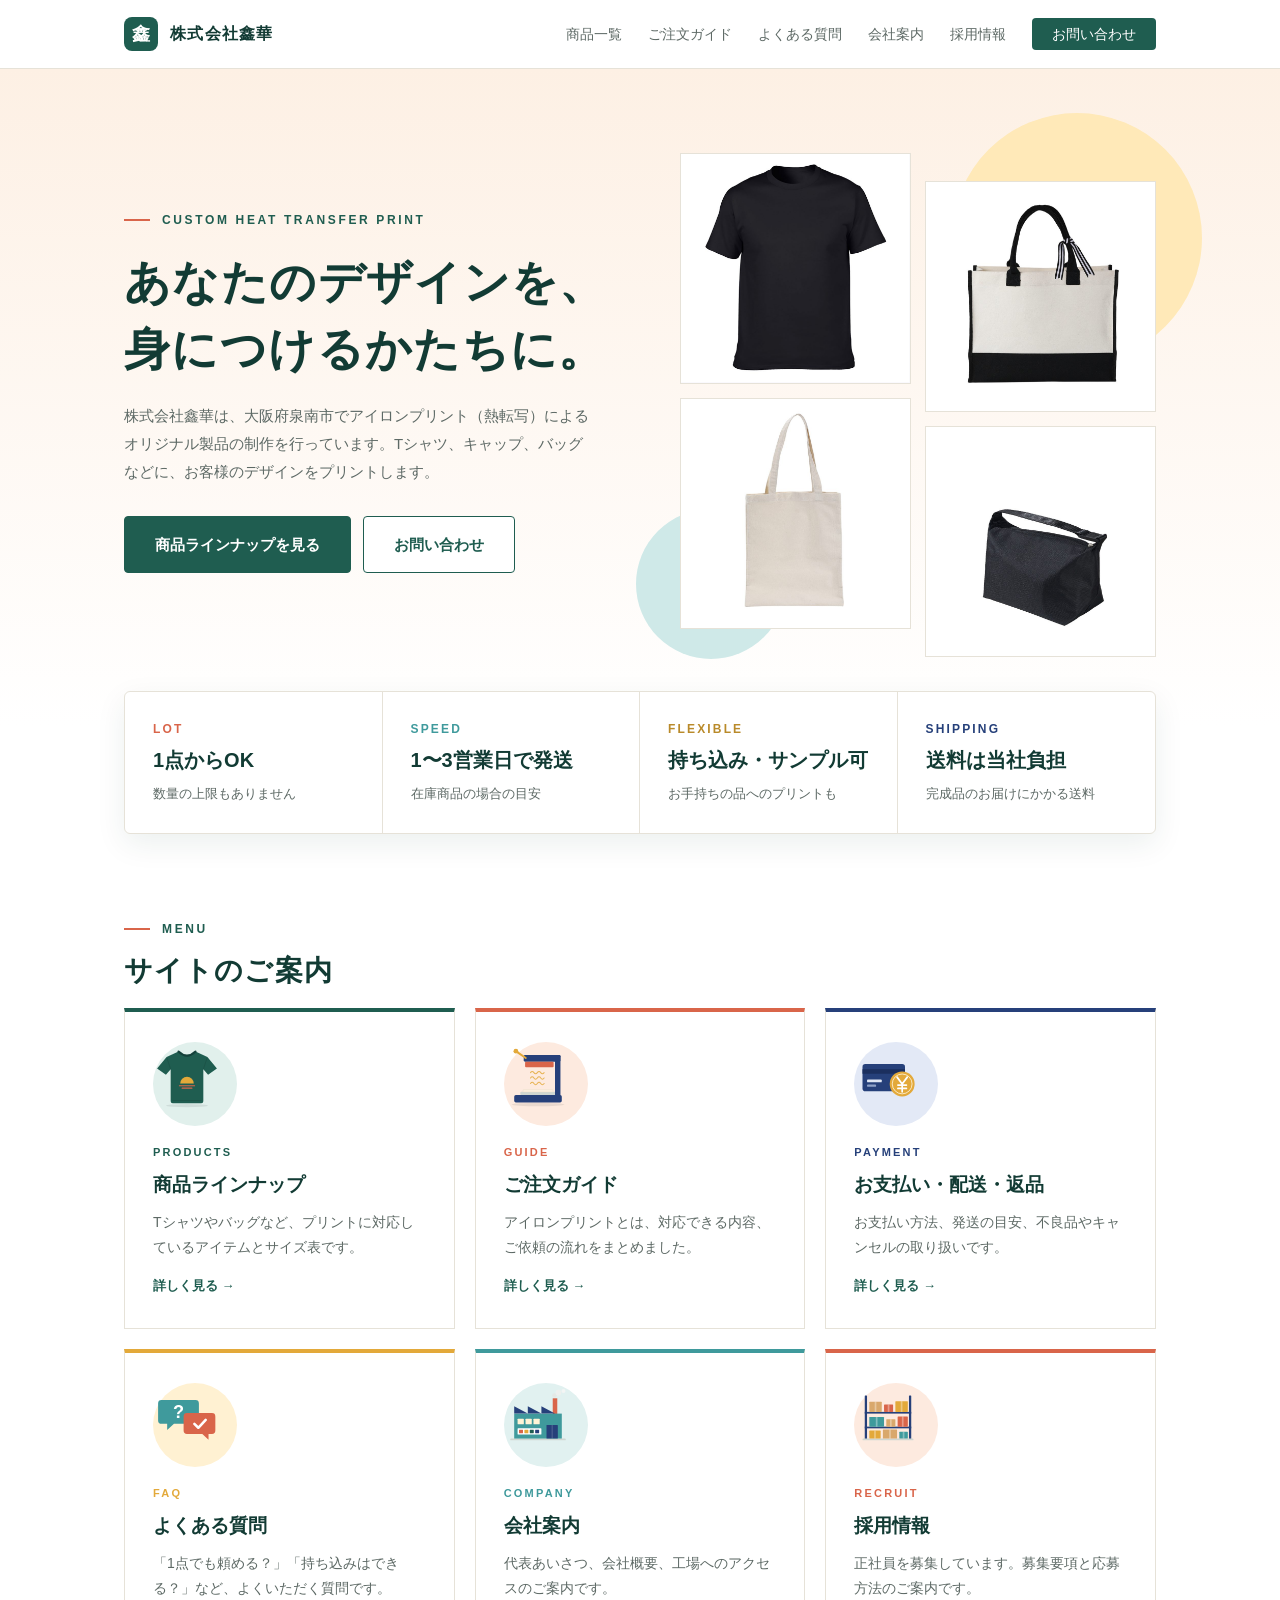
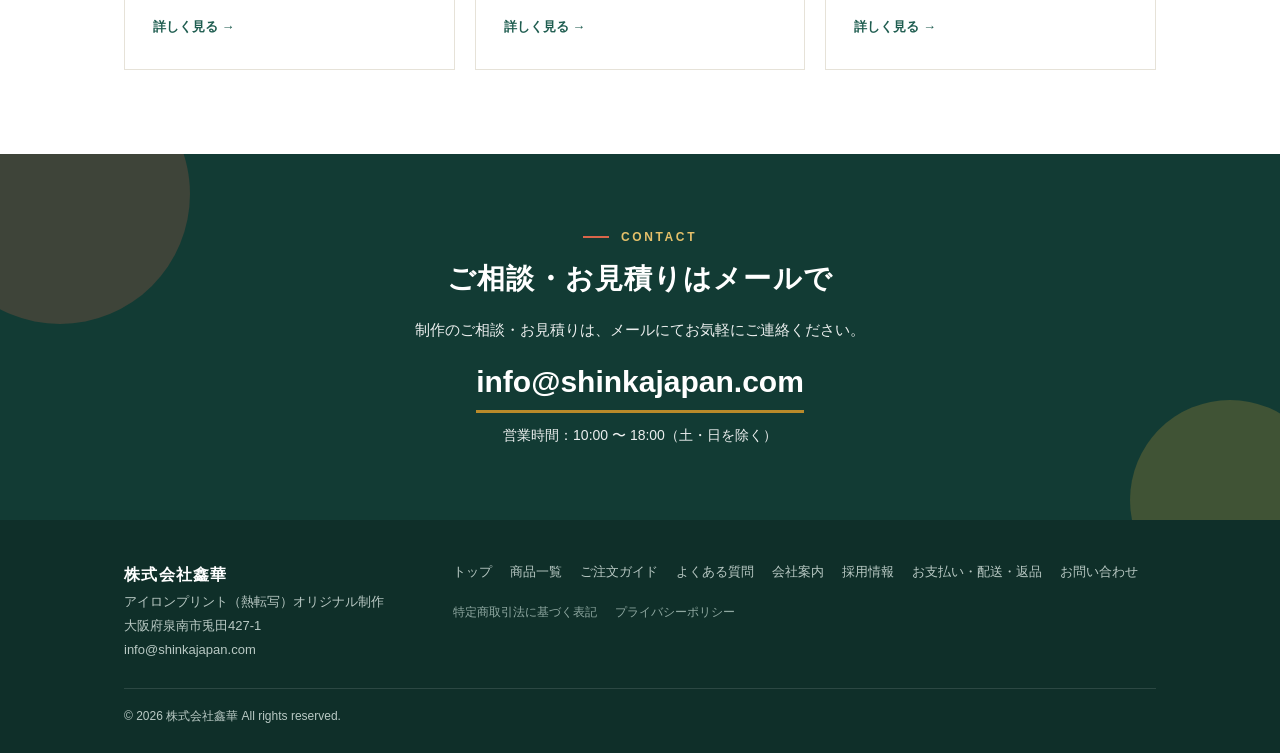
<file: index.html>
<!doctype html>
<html lang="ja">
<head>
<meta charset="utf-8">
<meta name="viewport" content="width=device-width, initial-scale=1">
<title>株式会社鑫華 | オリジナルアイロンプリント（熱転写）制作</title>
<meta name="description" content="大阪府泉南市の株式会社鑫華。Tシャツ・バッグなどに、お客様のオリジナルデザインをプリントするアイロンプリント（熱転写）のオーダー制作を行っています。1点から、持ち込みも承ります。">
<meta name="theme-color" content="#1f5d50">
<link rel="canonical" href="https://shinkajapan.com/">
<meta property="og:type" content="website">
<meta property="og:site_name" content="株式会社鑫華">
<meta property="og:title" content="株式会社鑫華 | オリジナルアイロンプリント（熱転写）制作">
<meta property="og:description" content="大阪府泉南市の株式会社鑫華。Tシャツ・バッグなどに、お客様のオリジナルデザインをプリントするアイロンプリント（熱転写）のオーダー制作を行っています。1点から、持ち込みも承ります。">
<meta property="og:url" content="https://shinkajapan.com/">
<meta property="og:image" content="https://shinkajapan.com/og.png">
<meta property="og:locale" content="ja_JP">
<meta name="twitter:card" content="summary_large_image">
<link rel="icon" href="favicon.svg" type="image/svg+xml">
<link rel="stylesheet" href="style.css">
</head>
<body>
<header>
 <div class="wrap">
  <a class="brand" href="index.html"><span class="mark">鑫</span><b>株式会社鑫華</b></a>
  <nav class="d"><a href="products.html">商品一覧</a><a href="guide.html">ご注文ガイド</a><a href="faq.html">よくある質問</a><a href="company.html">会社案内</a><a href="recruit.html">採用情報</a><a class="cta" href="contact.html">お問い合わせ</a></nav>
  <details class="m-menu"><summary>メニュー</summary><div><a href="index.html">トップ</a><a href="products.html">商品一覧</a><a href="guide.html">ご注文ガイド</a><a href="faq.html">よくある質問</a><a href="company.html">会社案内</a><a href="recruit.html">採用情報</a><a href="payment.html">お支払い・配送・返品</a><a href="contact.html">お問い合わせ</a></div></details>
 </div>
</header>
<main>
<div class="hero"><div class="wrap">
 <div>
  <span class="eyebrow">CUSTOM HEAT TRANSFER PRINT</span>
  <h1>あなたのデザインを、<br>身につけるかたちに。</h1>
  <p>株式会社鑫華は、大阪府泉南市でアイロンプリント（熱転写）によるオリジナル製品の制作を行っています。Tシャツ、キャップ、バッグなどに、お客様のデザインをプリントします。</p>
  <div class="btns"><a class="btn" href="products.html">商品ラインナップを見る</a><a class="btn line" href="contact.html">お問い合わせ</a></div>
 </div>
 <div class="mwrap"><div class="mosaic">
  <div><img src="images/products/tshirt-black-1.jpg" alt="ブラックのTシャツ" width="900" height="900"></div>
  <div><img src="images/products/gift-tote-1.jpg" alt="ギフトトートバッグ" width="900" height="900"></div>
  <div><img src="images/products/tote-white-1.jpg" alt="キャンバス トートバッグ" width="900" height="900"></div>
  <div><img src="images/products/lunch-black-1.jpg" alt="ランチバッグ" width="900" height="900"></div>
 </div></div>
</div></div>

<div class="wrap"><div class="facts">
 <div><small>LOT</small><b>1点からOK</b><span>数量の上限もありません</span></div>
 <div><small>SPEED</small><b>1〜3営業日で発送</b><span>在庫商品の場合の目安</span></div>
 <div><small>FLEXIBLE</small><b>持ち込み・サンプル可</b><span>お手持ちの品へのプリントも</span></div>
 <div><small>SHIPPING</small><b>送料は当社負担</b><span>完成品のお届けにかかる送料</span></div>
</div></div>

<section class="sec"><div class="wrap">
 <span class="eyebrow">MENU</span>
 <h2>サイトのご案内</h2>
 <div class="links">
  <a href="products.html"><span class="ic"><svg class="x" viewBox="0 0 200 200" role="img" aria-hidden="true" focusable="false"><ellipse cx="100" cy="187" rx="62" ry="5" fill="rgba(0,0,0,.08)"/>
<path d="M75 28 L40 44 L12 78 L38 96 L52 80 L52 174 Q52 180 58 180 L142 180 Q148 180 148 174 L148 80 L162 96 L188 78 L160 44 L125 28 Q100 52 75 28 Z" fill="#1f5d50"/>
<path d="M75 28 Q100 52 125 28" fill="none" stroke="#14403a" stroke-width="6" stroke-linecap="round"/>
<path d="M52 80 L41 47 M148 80 L159 47" stroke="rgba(0,0,0,.14)" stroke-width="2" fill="none"/>
<path d="M57 172 H143" stroke="rgba(0,0,0,.14)" stroke-width="2"/>
<path d="M80 122 A20 20 0 0 1 120 122 Z" fill="#e3a93a"/>
<rect x="76" y="127" width="48" height="3.5" rx="1.7" fill="#d9654a"/>
<rect x="84" y="134" width="32" height="3.5" rx="1.7" fill="#d9654a"/></svg></span><small>PRODUCTS</small><b>商品ラインナップ</b><span>Tシャツやバッグなど、プリントに対応しているアイテムとサイズ表です。</span><i>詳しく見る →</i></a>
  <a href="guide.html"><span class="ic"><svg class="x" viewBox="0 0 200 200" role="img" aria-hidden="true" focusable="false"><ellipse cx="100" cy="184" rx="78" ry="5" fill="rgba(0,0,0,.08)"/>
<rect x="30" y="156" width="140" height="22" rx="5" fill="#26407a"/>
<rect x="48" y="146" width="104" height="10" rx="3" fill="#cfd6d1"/>
<rect x="56" y="140" width="88" height="7" rx="2" fill="#fbeede" stroke="#e5d6c2" stroke-width="1"/>
<rect x="150" y="38" width="16" height="122" rx="4" fill="#26407a"/>
<rect x="58" y="38" width="108" height="20" rx="4" fill="#26407a"/>
<rect x="62" y="58" width="84" height="16" rx="3" fill="#d9654a"/>
<path d="M64 47 L38 29" stroke="#e3a93a" stroke-width="6" stroke-linecap="round"/>
<circle cx="35" cy="27" r="7" fill="#e3a93a"/>
<path d="M78 90 q5 -7 10 0 t10 0 t10 0 t10 0 M78 106 q5 -7 10 0 t10 0 t10 0 t10 0 M78 122 q5 -7 10 0 t10 0 t10 0 t10 0" fill="none" stroke="#e3a93a" stroke-width="3" stroke-linecap="round" stroke-linejoin="round" opacity=".85"/></svg></span><small>GUIDE</small><b>ご注文ガイド</b><span>アイロンプリントとは、対応できる内容、ご依頼の流れをまとめました。</span><i>詳しく見る →</i></a>
  <a href="payment.html"><span class="ic"><svg class="x" viewBox="0 0 240 200" role="img" aria-hidden="true" focusable="false"><rect x="30" y="58" width="150" height="96" rx="10" fill="#26407a"/>
<rect x="30" y="76" width="150" height="16" fill="#1b2f5e"/>
<rect x="46" y="112" width="52" height="10" rx="3" fill="#dfe6f3"/>
<rect x="46" y="130" width="32" height="8" rx="3" fill="#8fa2c8"/>
<circle cx="170" cy="128" r="44" fill="#e3a93a"/>
<circle cx="170" cy="128" r="35" fill="none" stroke="#fff3d6" stroke-width="3"/>
<path d="M152 104 L170 128 L188 104 M170 128 V156 M155 132 H185 M155 144 H185" stroke="#fff" stroke-width="6" fill="none" stroke-linecap="round" stroke-linejoin="round"/></svg></span><small>PAYMENT</small><b>お支払い・配送・返品</b><span>お支払い方法、発送の目安、不良品やキャンセルの取り扱いです。</span><i>詳しく見る →</i></a>
  <a href="faq.html"><span class="ic"><svg class="x" viewBox="0 0 240 200" role="img" aria-hidden="true" focusable="false"><path d="M30 40 H150 Q162 40 162 52 V112 Q162 124 150 124 H74 L50 146 V124 H30 Q18 124 18 112 V52 Q18 40 30 40 Z" fill="#3f9a9c"/>
<text x="90" y="104" font-size="64" font-weight="700" text-anchor="middle" fill="#fff" font-family="sans-serif">?</text>
<path d="M120 86 H208 Q220 86 220 98 V148 Q220 160 208 160 H196 V180 L174 160 H120 Q108 160 108 148 V98 Q108 86 120 86 Z" fill="#d9654a"/>
<path d="M146 124 L160 138 L186 110" stroke="#fff" stroke-width="9" fill="none" stroke-linecap="round" stroke-linejoin="round"/></svg></span><small>FAQ</small><b>よくある質問</b><span>「1点でも頼める？」「持ち込みはできる？」など、よくいただく質問です。</span><i>詳しく見る →</i></a>
  <a href="company.html"><span class="ic"><svg class="x" viewBox="0 0 240 200" role="img" aria-hidden="true" focusable="false"><rect x="22" y="176" width="196" height="6" rx="3" fill="#cfd6d1"/>
<rect x="172" y="34" width="16" height="58" fill="#d9654a"/>
<circle cx="178" cy="24" r="8" fill="#e4e9e6"/><circle cx="192" cy="14" r="10" fill="#edf0ee"/><circle cx="210" cy="8" r="7" fill="#f3f5f4"/>
<rect x="36" y="88" width="168" height="88" fill="#3f9a9c"/>
<path d="M36 88 V62 L84 88 V62 L132 88 V62 L180 88 Z" fill="#26407a"/>
<rect x="48" y="106" width="22" height="20" rx="2" fill="#fff4d6"/><rect x="76" y="106" width="22" height="20" rx="2" fill="#fff4d6"/><rect x="104" y="106" width="22" height="20" rx="2" fill="#fff4d6"/>
<rect x="48" y="140" width="84" height="22" rx="2" fill="#fff"/>
<rect x="53" y="145" width="14" height="12" rx="1" fill="#d9654a"/><rect x="72" y="145" width="14" height="12" rx="1" fill="#e3a93a"/><rect x="91" y="145" width="14" height="12" rx="1" fill="#1f5d50"/><rect x="110" y="145" width="14" height="12" rx="1" fill="#26407a"/>
<rect x="150" y="128" width="40" height="48" rx="2" fill="#26407a"/>
<path d="M170 128 V176" stroke="rgba(255,255,255,.35)" stroke-width="2"/></svg></span><small>COMPANY</small><b>会社案内</b><span>代表あいさつ、会社概要、工場へのアクセスのご案内です。</span><i>詳しく見る →</i></a>
  <a href="recruit.html"><span class="ic"><svg class="x" viewBox="0 0 240 200" role="img" aria-hidden="true" focusable="false"><rect x="38" y="24" width="8" height="156" rx="2" fill="#26407a"/>
<rect x="194" y="24" width="8" height="156" rx="2" fill="#26407a"/>
<rect x="38" y="82" width="164" height="6" fill="#26407a"/>
<rect x="38" y="134" width="164" height="6" fill="#26407a"/>
<rect x="30" y="176" width="180" height="6" rx="3" fill="#cfd6d1"/>
<rect x="54" y="46" width="44" height="36" rx="2" fill="#d9a86c"/><rect x="73.0" y="46" width="6" height="36" fill="rgba(255,255,255,.35)"/><rect x="106" y="56" width="32" height="26" rx="2" fill="#d9654a"/><rect x="119.0" y="56" width="6" height="26" fill="rgba(255,255,255,.35)"/><rect x="146" y="44" width="44" height="38" rx="2" fill="#e3a93a"/><rect x="165.0" y="44" width="6" height="38" fill="rgba(255,255,255,.35)"/>
<rect x="54" y="100" width="52" height="34" rx="2" fill="#3f9a9c"/><rect x="77.0" y="100" width="6" height="34" fill="rgba(255,255,255,.35)"/><rect x="114" y="108" width="32" height="26" rx="2" fill="#d9a86c"/><rect x="127.0" y="108" width="6" height="26" fill="rgba(255,255,255,.35)"/><rect x="154" y="98" width="36" height="36" rx="2" fill="#d9654a"/><rect x="169.0" y="98" width="6" height="36" fill="rgba(255,255,255,.35)"/>
<rect x="54" y="148" width="40" height="28" rx="2" fill="#e3a93a"/><rect x="71.0" y="148" width="6" height="28" fill="rgba(255,255,255,.35)"/><rect x="102" y="144" width="50" height="32" rx="2" fill="#d9a86c"/><rect x="124.0" y="144" width="6" height="32" fill="rgba(255,255,255,.35)"/><rect x="160" y="152" width="30" height="24" rx="2" fill="#3f9a9c"/><rect x="172.0" y="152" width="6" height="24" fill="rgba(255,255,255,.35)"/></svg></span><small>RECRUIT</small><b>採用情報</b><span>正社員を募集しています。募集要項と応募方法のご案内です。</span><i>詳しく見る →</i></a>
 </div>
</div></section>
<section class="cband"><div class="wrap">
 <span class="eyebrow">CONTACT</span>
 <h2>ご相談・お見積りはメールで</h2>
 <p>制作のご相談・お見積りは、メールにてお気軽にご連絡ください。</p>
 <a class="mailbig" href="mailto:info@shinkajapan.com">info@shinkajapan.com</a>
 <p style="font-size:14px">営業時間：10:00 〜 18:00（土・日を除く）</p>
</div></section>
</main>
<footer>
 <div class="wrap">
  <div class="f">
   <div><b>株式会社鑫華</b><br>アイロンプリント（熱転写）オリジナル制作<br>大阪府泉南市兎田427-1<br>info@shinkajapan.com</div>
   <div><nav><a href="index.html">トップ</a><a href="products.html">商品一覧</a><a href="guide.html">ご注文ガイド</a><a href="faq.html">よくある質問</a><a href="company.html">会社案内</a><a href="recruit.html">採用情報</a><a href="payment.html">お支払い・配送・返品</a><a href="contact.html">お問い合わせ</a></nav><nav class="legalnav"><a href="tokushoho.html">特定商取引法に基づく表記</a><a href="privacy.html">プライバシーポリシー</a></nav></div>
  </div>
  <small>© 2026 株式会社鑫華 All rights reserved.</small>
 </div>
</footer>

</body>
</html>
</file>
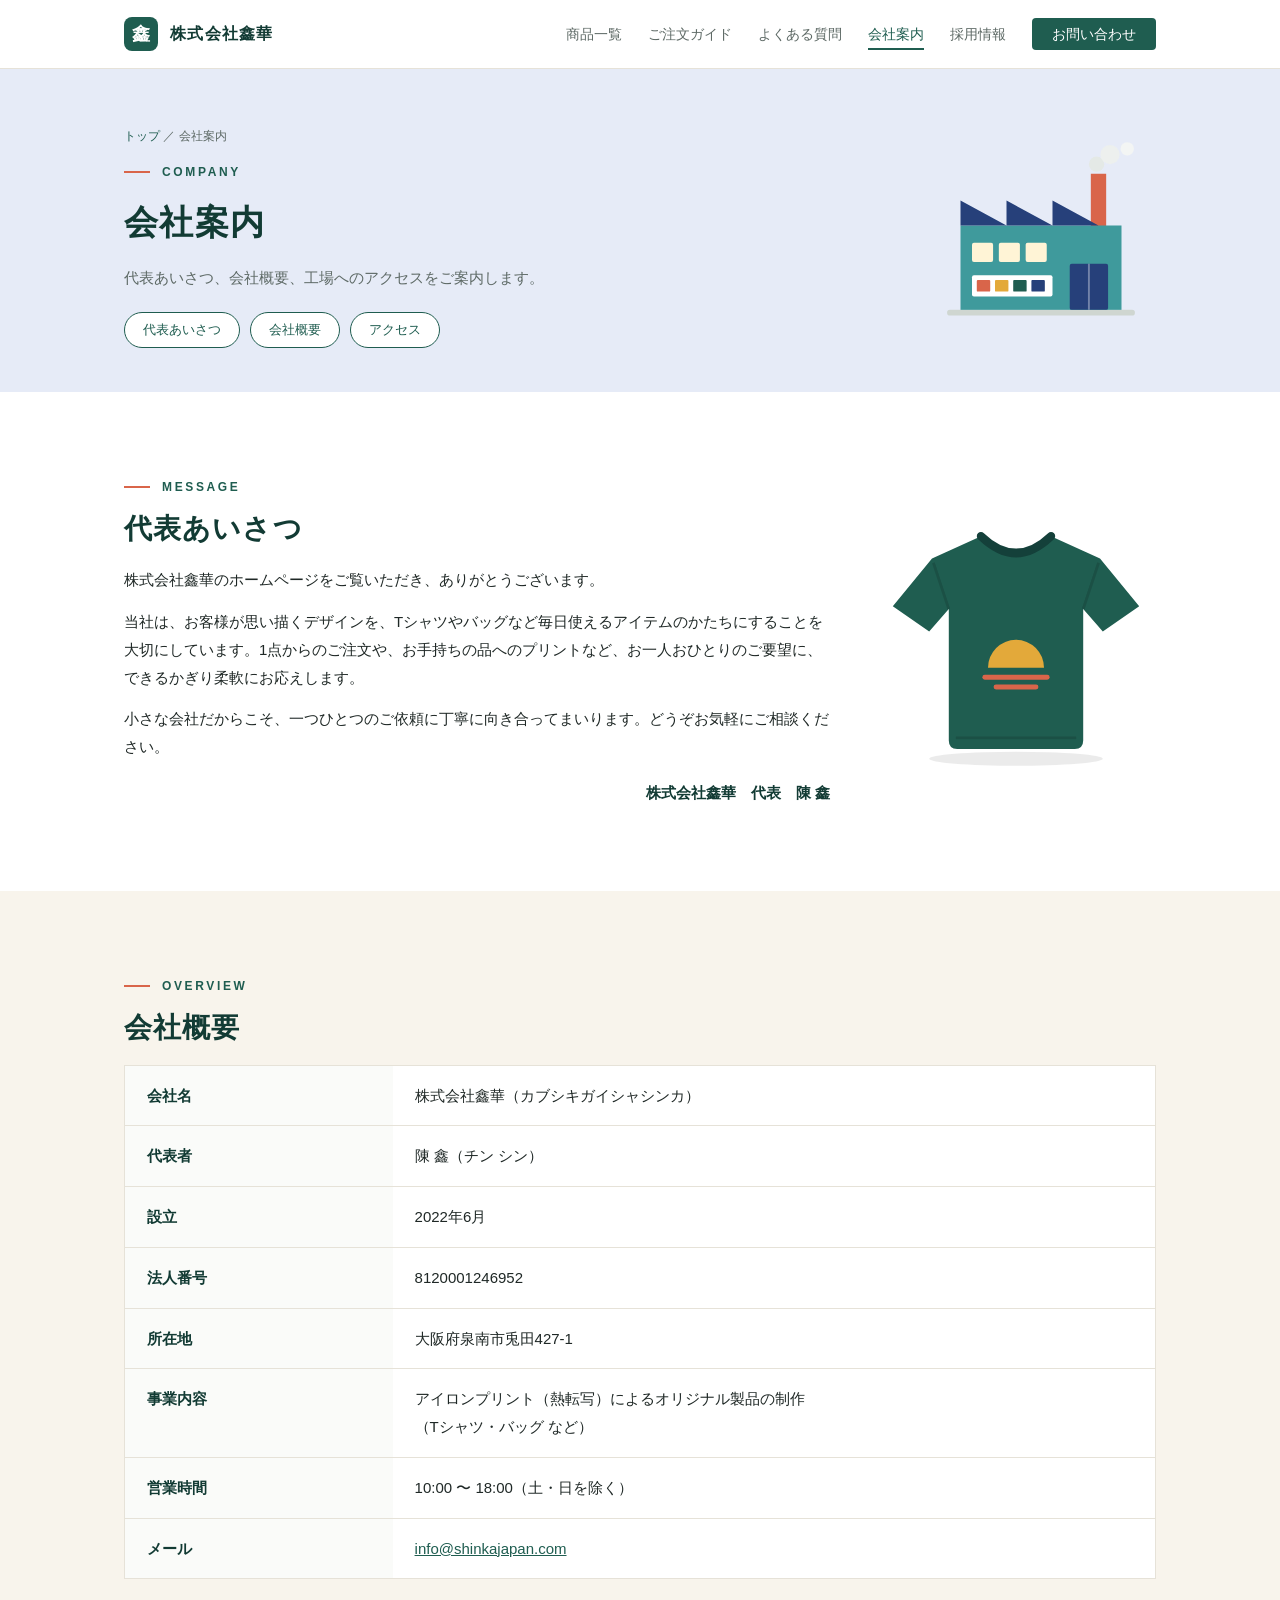
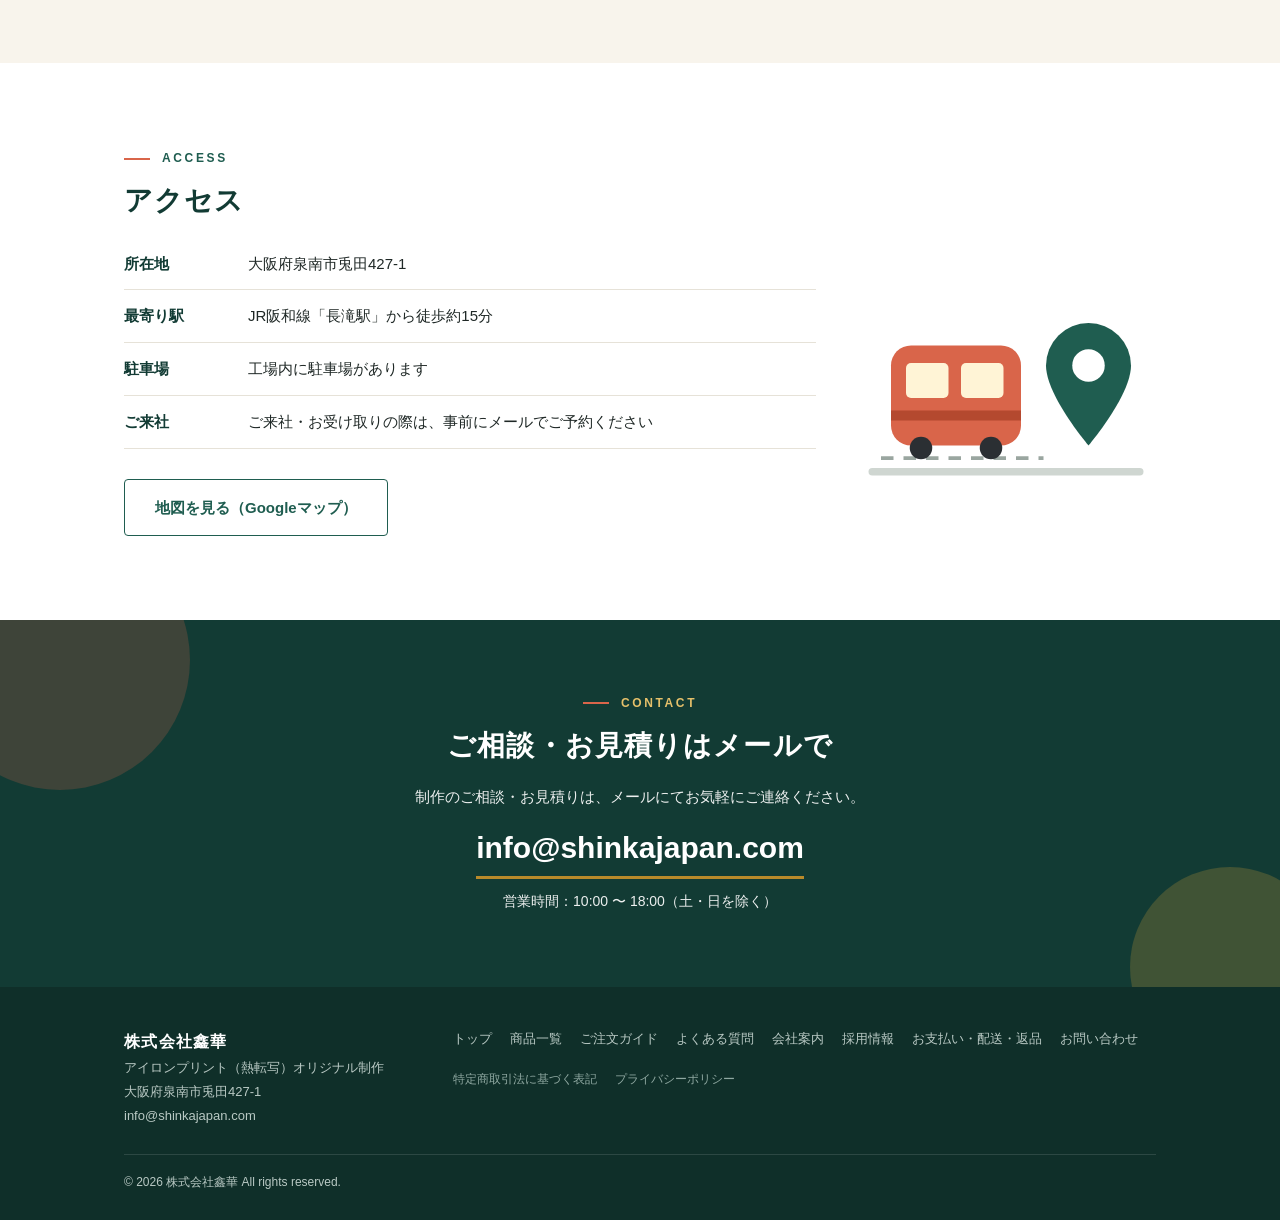
<file: company.html>
<!doctype html>
<html lang="ja">
<head>
<meta charset="utf-8">
<meta name="viewport" content="width=device-width, initial-scale=1">
<title>会社案内 | 株式会社鑫華</title>
<meta name="description" content="株式会社鑫華の代表あいさつ、会社概要、工場へのアクセス（JR長滝駅から徒歩約15分）のご案内です。">
<meta name="theme-color" content="#1f5d50">
<link rel="canonical" href="https://shinkajapan.com/company.html">
<meta property="og:type" content="website">
<meta property="og:site_name" content="株式会社鑫華">
<meta property="og:title" content="会社案内 | 株式会社鑫華">
<meta property="og:description" content="株式会社鑫華の代表あいさつ、会社概要、工場へのアクセス（JR長滝駅から徒歩約15分）のご案内です。">
<meta property="og:url" content="https://shinkajapan.com/company.html">
<meta property="og:image" content="https://shinkajapan.com/og.png">
<meta property="og:locale" content="ja_JP">
<meta name="twitter:card" content="summary_large_image">
<link rel="icon" href="favicon.svg" type="image/svg+xml">
<link rel="stylesheet" href="style.css">
</head>
<body>
<header>
 <div class="wrap">
  <a class="brand" href="index.html"><span class="mark">鑫</span><b>株式会社鑫華</b></a>
  <nav class="d"><a href="products.html">商品一覧</a><a href="guide.html">ご注文ガイド</a><a href="faq.html">よくある質問</a><a class="cur" href="company.html">会社案内</a><a href="recruit.html">採用情報</a><a class="cta" href="contact.html">お問い合わせ</a></nav>
  <details class="m-menu"><summary>メニュー</summary><div><a href="index.html">トップ</a><a href="products.html">商品一覧</a><a href="guide.html">ご注文ガイド</a><a href="faq.html">よくある質問</a><a href="company.html">会社案内</a><a href="recruit.html">採用情報</a><a href="payment.html">お支払い・配送・返品</a><a href="contact.html">お問い合わせ</a></div></details>
 </div>
</header>
<main>
<div class="pagehead navy"><div class="wrap"><div class="ph-art"><svg class="x" viewBox="0 0 240 200" role="img" aria-hidden="true" focusable="false"><rect x="22" y="176" width="196" height="6" rx="3" fill="#cfd6d1"/>
<rect x="172" y="34" width="16" height="58" fill="#d9654a"/>
<circle cx="178" cy="24" r="8" fill="#e4e9e6"/><circle cx="192" cy="14" r="10" fill="#edf0ee"/><circle cx="210" cy="8" r="7" fill="#f3f5f4"/>
<rect x="36" y="88" width="168" height="88" fill="#3f9a9c"/>
<path d="M36 88 V62 L84 88 V62 L132 88 V62 L180 88 Z" fill="#26407a"/>
<rect x="48" y="106" width="22" height="20" rx="2" fill="#fff4d6"/><rect x="76" y="106" width="22" height="20" rx="2" fill="#fff4d6"/><rect x="104" y="106" width="22" height="20" rx="2" fill="#fff4d6"/>
<rect x="48" y="140" width="84" height="22" rx="2" fill="#fff"/>
<rect x="53" y="145" width="14" height="12" rx="1" fill="#d9654a"/><rect x="72" y="145" width="14" height="12" rx="1" fill="#e3a93a"/><rect x="91" y="145" width="14" height="12" rx="1" fill="#1f5d50"/><rect x="110" y="145" width="14" height="12" rx="1" fill="#26407a"/>
<rect x="150" y="128" width="40" height="48" rx="2" fill="#26407a"/>
<path d="M170 128 V176" stroke="rgba(255,255,255,.35)" stroke-width="2"/></svg></div>
 <div class="crumb"><a href="index.html">トップ</a> ／ 会社案内</div>
 <span class="eyebrow">COMPANY</span>
 <h1>会社案内</h1>
 <p>代表あいさつ、会社概要、工場へのアクセスをご案内します。</p><div class="jump"><a href="#greeting">代表あいさつ</a><a href="#overview">会社概要</a><a href="#access">アクセス</a></div>
</div></div>
<section class="sec" id="greeting"><div class="wrap">
 <div class="greet">
  <div>
   <span class="eyebrow">MESSAGE</span>
   <h2>代表あいさつ</h2>
   <p>株式会社鑫華のホームページをご覧いただき、ありがとうございます。</p>
   <p style="margin-top:14px">当社は、お客様が思い描くデザインを、Tシャツやバッグなど毎日使えるアイテムのかたちにすることを大切にしています。1点からのご注文や、お手持ちの品へのプリントなど、お一人おひとりのご要望に、できるかぎり柔軟にお応えします。</p>
   <p style="margin-top:14px">小さな会社だからこそ、一つひとつのご依頼に丁寧に向き合ってまいります。どうぞお気軽にご相談ください。</p>
   <p class="sign">株式会社鑫華　代表　陳 鑫</p>
  </div>
  <div><svg class="x" viewBox="0 0 200 200" role="img" aria-hidden="true" focusable="false"><ellipse cx="100" cy="187" rx="62" ry="5" fill="rgba(0,0,0,.08)"/>
<path d="M75 28 L40 44 L12 78 L38 96 L52 80 L52 174 Q52 180 58 180 L142 180 Q148 180 148 174 L148 80 L162 96 L188 78 L160 44 L125 28 Q100 52 75 28 Z" fill="#1f5d50"/>
<path d="M75 28 Q100 52 125 28" fill="none" stroke="#14403a" stroke-width="6" stroke-linecap="round"/>
<path d="M52 80 L41 47 M148 80 L159 47" stroke="rgba(0,0,0,.14)" stroke-width="2" fill="none"/>
<path d="M57 172 H143" stroke="rgba(0,0,0,.14)" stroke-width="2"/>
<path d="M80 122 A20 20 0 0 1 120 122 Z" fill="#e3a93a"/>
<rect x="76" y="127" width="48" height="3.5" rx="1.7" fill="#d9654a"/>
<rect x="84" y="134" width="32" height="3.5" rx="1.7" fill="#d9654a"/></svg></div>
 </div>
</div></section>

<section class="sec soft" id="overview"><div class="wrap">
 <span class="eyebrow">OVERVIEW</span>
 <h2>会社概要</h2>
 <table class="info">
  <tr><th>会社名</th><td>株式会社鑫華（カブシキガイシャシンカ）</td></tr>
  <tr><th>代表者</th><td>陳 鑫（チン シン）</td></tr>
  <tr><th>設立</th><td>2022年6月</td></tr>
  <tr><th>法人番号</th><td>8120001246952</td></tr>
  <tr><th>所在地</th><td>大阪府泉南市兎田427-1</td></tr>
  <tr><th>事業内容</th><td>アイロンプリント（熱転写）によるオリジナル製品の制作<br>（Tシャツ・バッグ など）</td></tr>
  <tr><th>営業時間</th><td>10:00 〜 18:00（土・日を除く）</td></tr>
  <tr><th>メール</th><td><a href="mailto:info@shinkajapan.com">info@shinkajapan.com</a></td></tr>
 </table>
</div></section>

<section class="sec" id="access"><div class="wrap">
 <span class="eyebrow">ACCESS</span>
 <h2>アクセス</h2>
 <div class="acc">
  <div>
   <ul>
    <li><b>所在地</b><span>大阪府泉南市兎田427-1</span></li>
    <li><b>最寄り駅</b><span>JR阪和線「長滝駅」から徒歩約15分</span></li>
    <li><b>駐車場</b><span>工場内に駐車場があります</span></li>
    <li><b>ご来社</b><span>ご来社・お受け取りの際は、事前にメールでご予約ください</span></li>
   </ul>
   <div class="btns"><a class="btn line" href="https://www.google.com/maps/search/?api=1&query=%E5%A4%A7%E9%98%AA%E5%BA%9C%E6%B3%89%E5%8D%97%E5%B8%82%E5%85%8E%E7%94%B0427-1" target="_blank" rel="noopener">地図を見る（Googleマップ）</a></div>
  </div>
  <div><svg class="x" viewBox="0 0 240 200" role="img" aria-hidden="true" focusable="false"><rect x="10" y="168" width="220" height="6" rx="3" fill="#cfd6d1"/>
<path d="M20 160 H150" stroke="#9aa6a0" stroke-width="3" stroke-dasharray="10 8"/>
<rect x="28" y="70" width="104" height="80" rx="16" fill="#d9654a"/>
<rect x="40" y="84" width="34" height="28" rx="4" fill="#fff4d6"/><rect x="84" y="84" width="34" height="28" rx="4" fill="#fff4d6"/>
<rect x="28" y="122" width="104" height="8" fill="#b4492f"/>
<circle cx="52" cy="152" r="9" fill="#2b2f33"/><circle cx="108" cy="152" r="9" fill="#2b2f33"/>
<path d="M186 150 C186 150 152 110 152 86 A34 34 0 0 1 220 86 C220 110 186 150 186 150 Z" fill="#1f5d50"/>
<circle cx="186" cy="86" r="13" fill="#fff"/></svg></div>
 </div>
</div></section>
<section class="cband"><div class="wrap">
 <span class="eyebrow">CONTACT</span>
 <h2>ご相談・お見積りはメールで</h2>
 <p>制作のご相談・お見積りは、メールにてお気軽にご連絡ください。</p>
 <a class="mailbig" href="mailto:info@shinkajapan.com">info@shinkajapan.com</a>
 <p style="font-size:14px">営業時間：10:00 〜 18:00（土・日を除く）</p>
</div></section>
</main>
<footer>
 <div class="wrap">
  <div class="f">
   <div><b>株式会社鑫華</b><br>アイロンプリント（熱転写）オリジナル制作<br>大阪府泉南市兎田427-1<br>info@shinkajapan.com</div>
   <div><nav><a href="index.html">トップ</a><a href="products.html">商品一覧</a><a href="guide.html">ご注文ガイド</a><a href="faq.html">よくある質問</a><a href="company.html">会社案内</a><a href="recruit.html">採用情報</a><a href="payment.html">お支払い・配送・返品</a><a href="contact.html">お問い合わせ</a></nav><nav class="legalnav"><a href="tokushoho.html">特定商取引法に基づく表記</a><a href="privacy.html">プライバシーポリシー</a></nav></div>
  </div>
  <small>© 2026 株式会社鑫華 All rights reserved.</small>
 </div>
</footer>

</body>
</html>
</file>
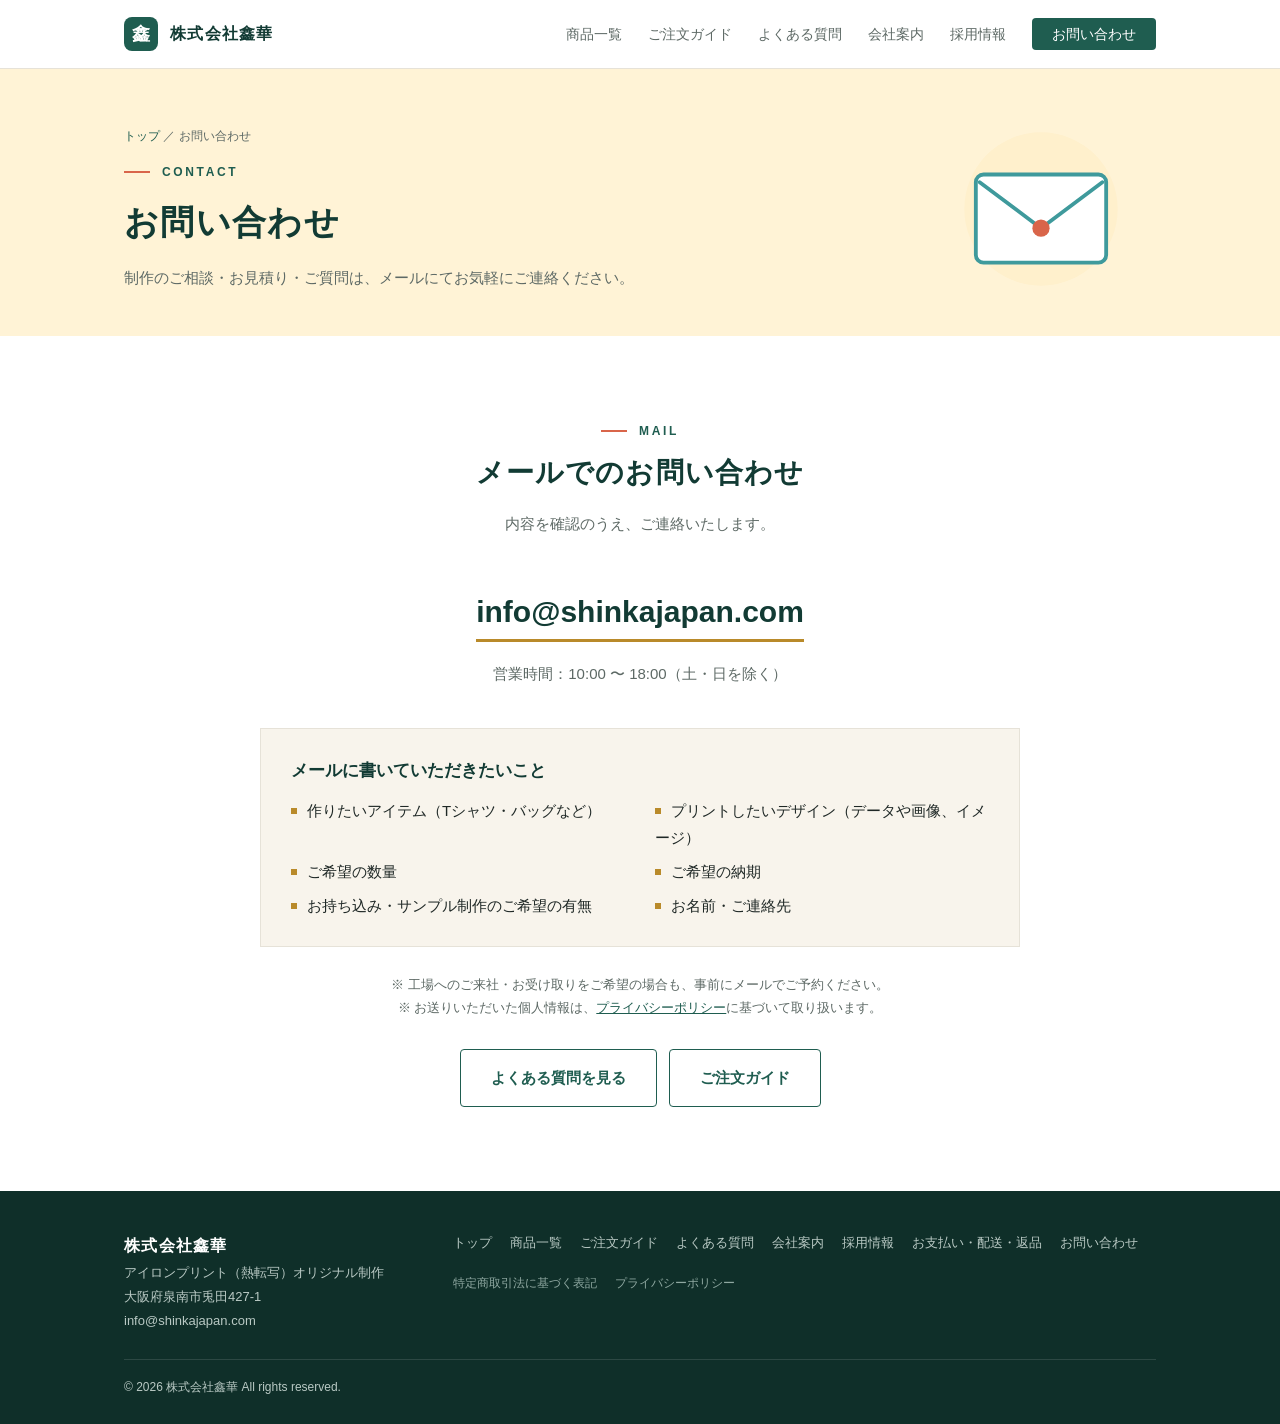
<file: contact.html>
<!doctype html>
<html lang="ja">
<head>
<meta charset="utf-8">
<meta name="viewport" content="width=device-width, initial-scale=1">
<title>お問い合わせ | 株式会社鑫華</title>
<meta name="description" content="株式会社鑫華へのお問い合わせ・お見積りのご相談はメールにて承っております。">
<meta name="theme-color" content="#1f5d50">
<link rel="canonical" href="https://shinkajapan.com/contact.html">
<meta property="og:type" content="website">
<meta property="og:site_name" content="株式会社鑫華">
<meta property="og:title" content="お問い合わせ | 株式会社鑫華">
<meta property="og:description" content="株式会社鑫華へのお問い合わせ・お見積りのご相談はメールにて承っております。">
<meta property="og:url" content="https://shinkajapan.com/contact.html">
<meta property="og:image" content="https://shinkajapan.com/og.png">
<meta property="og:locale" content="ja_JP">
<meta name="twitter:card" content="summary_large_image">
<link rel="icon" href="favicon.svg" type="image/svg+xml">
<link rel="stylesheet" href="style.css">
</head>
<body>
<header>
 <div class="wrap">
  <a class="brand" href="index.html"><span class="mark">鑫</span><b>株式会社鑫華</b></a>
  <nav class="d"><a href="products.html">商品一覧</a><a href="guide.html">ご注文ガイド</a><a href="faq.html">よくある質問</a><a href="company.html">会社案内</a><a href="recruit.html">採用情報</a><a class="cta" href="contact.html">お問い合わせ</a></nav>
  <details class="m-menu"><summary>メニュー</summary><div><a href="index.html">トップ</a><a href="products.html">商品一覧</a><a href="guide.html">ご注文ガイド</a><a href="faq.html">よくある質問</a><a href="company.html">会社案内</a><a href="recruit.html">採用情報</a><a href="payment.html">お支払い・配送・返品</a><a href="contact.html">お問い合わせ</a></div></details>
 </div>
</header>
<main>
<div class="pagehead sun"><div class="wrap"><div class="ph-art"><svg class="x" viewBox="0 0 240 200" role="img" aria-hidden="true" focusable="false"><circle cx="120" cy="100" r="80" fill="#fff0cc"/>
<rect x="52" y="64" width="136" height="92" rx="8" fill="#fff" stroke="#3f9a9c" stroke-width="4"/>
<path d="M56 72 L120 120 L184 72" fill="none" stroke="#3f9a9c" stroke-width="4" stroke-linejoin="round" stroke-linecap="round"/>
<circle cx="120" cy="120" r="9" fill="#d9654a"/></svg></div>
 <div class="crumb"><a href="index.html">トップ</a> ／ お問い合わせ</div>
 <span class="eyebrow">CONTACT</span>
 <h1>お問い合わせ</h1>
 <p>制作のご相談・お見積り・ご質問は、メールにてお気軽にご連絡ください。</p>
</div></div>
<section class="sec"><div class="wrap center">
 <span class="eyebrow">MAIL</span>
 <h2>メールでのお問い合わせ</h2>
 <p class="lead">内容を確認のうえ、ご連絡いたします。</p>
 <a class="mailbig" href="mailto:info@shinkajapan.com">info@shinkajapan.com</a>
 <p style="margin-top:8px;color:var(--sub)">営業時間：10:00 〜 18:00（土・日を除く）</p>
 <div class="box" style="text-align:left;max-width:760px;margin:40px auto 0">
  <h3>メールに書いていただきたいこと</h3>
  <ul>
   <li>作りたいアイテム（Tシャツ・バッグなど）</li><li>プリントしたいデザイン（データや画像、イメージ）</li>
   <li>ご希望の数量</li><li>ご希望の納期</li>
   <li>お持ち込み・サンプル制作のご希望の有無</li><li>お名前・ご連絡先</li>
  </ul>
 </div>
 <p class="note">※ 工場へのご来社・お受け取りをご希望の場合も、事前にメールでご予約ください。<br>※ お送りいただいた個人情報は、<a href="privacy.html" style="color:var(--green)">プライバシーポリシー</a>に基づいて取り扱います。</p>
 <div class="btns" style="justify-content:center"><a class="btn line" href="faq.html">よくある質問を見る</a><a class="btn line" href="guide.html">ご注文ガイド</a></div>
</div></section>
</main>
<footer>
 <div class="wrap">
  <div class="f">
   <div><b>株式会社鑫華</b><br>アイロンプリント（熱転写）オリジナル制作<br>大阪府泉南市兎田427-1<br>info@shinkajapan.com</div>
   <div><nav><a href="index.html">トップ</a><a href="products.html">商品一覧</a><a href="guide.html">ご注文ガイド</a><a href="faq.html">よくある質問</a><a href="company.html">会社案内</a><a href="recruit.html">採用情報</a><a href="payment.html">お支払い・配送・返品</a><a href="contact.html">お問い合わせ</a></nav><nav class="legalnav"><a href="tokushoho.html">特定商取引法に基づく表記</a><a href="privacy.html">プライバシーポリシー</a></nav></div>
  </div>
  <small>© 2026 株式会社鑫華 All rights reserved.</small>
 </div>
</footer>

</body>
</html>
</file>
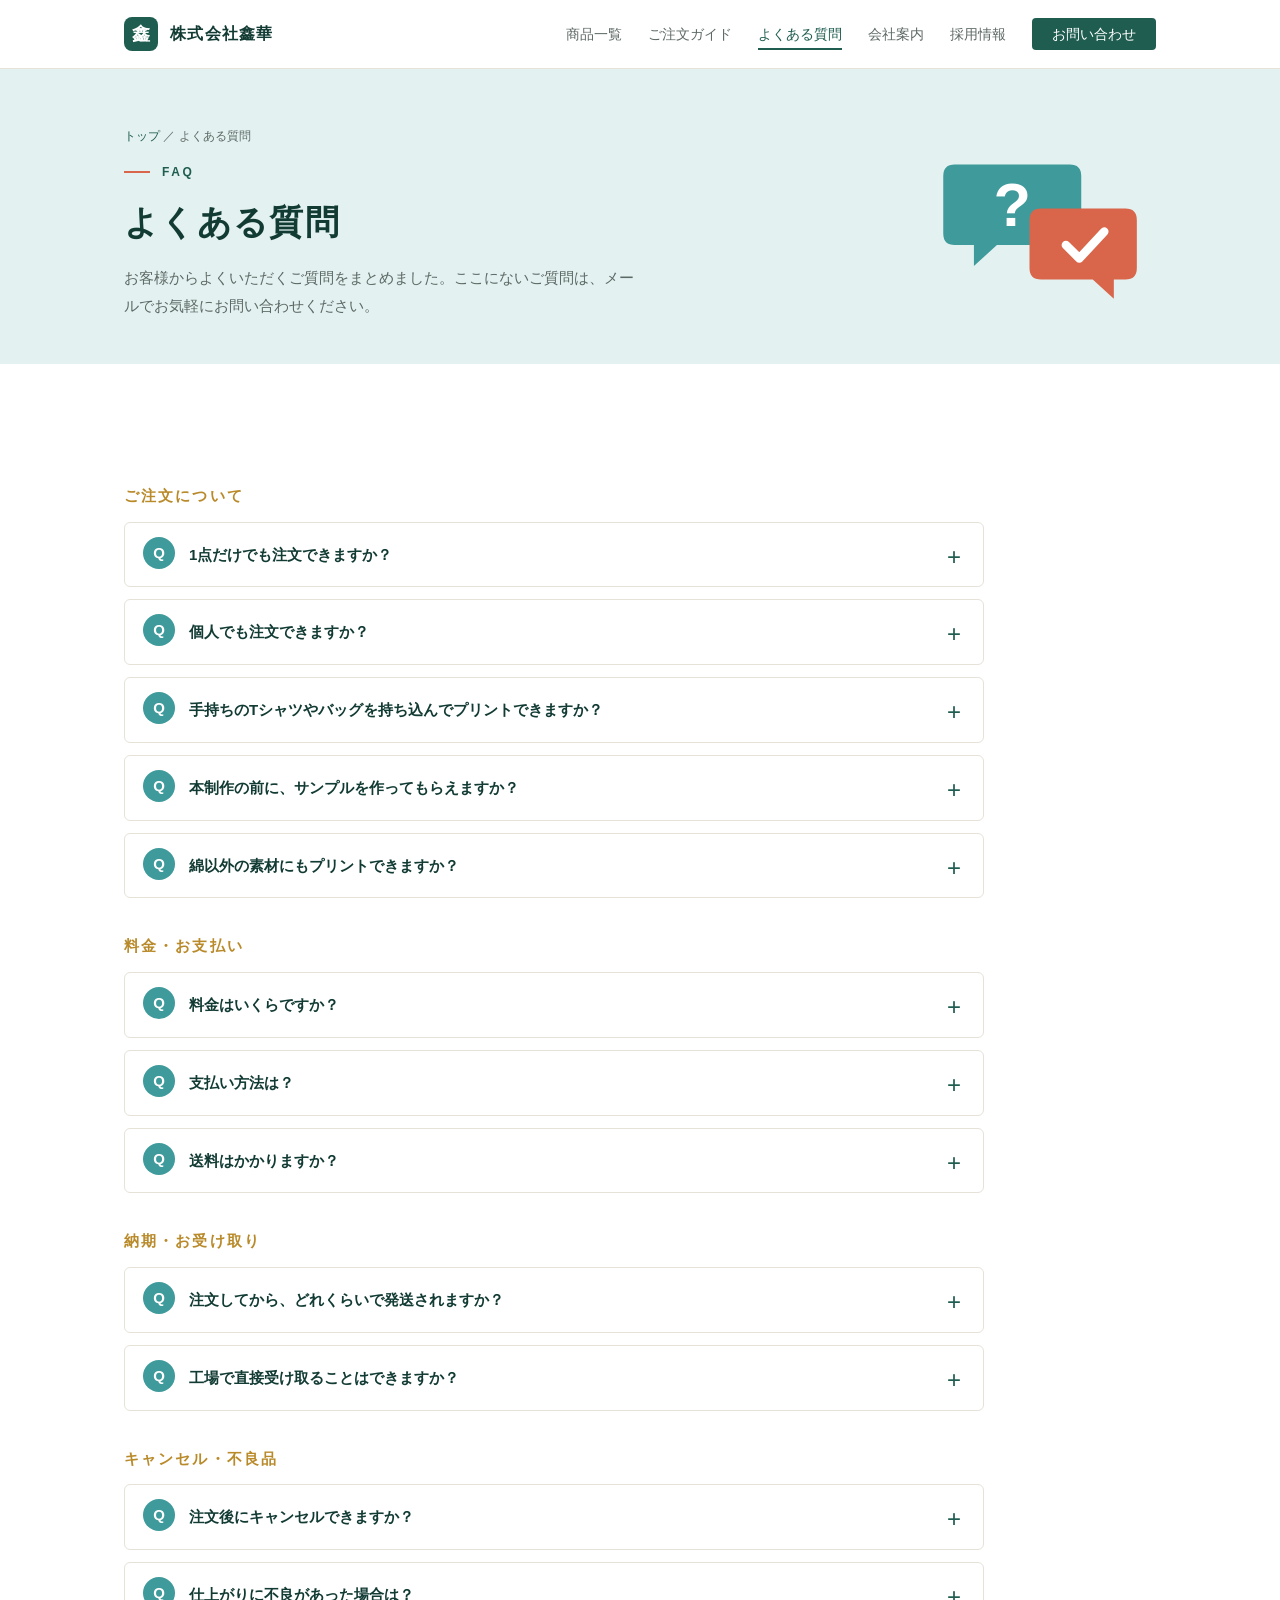
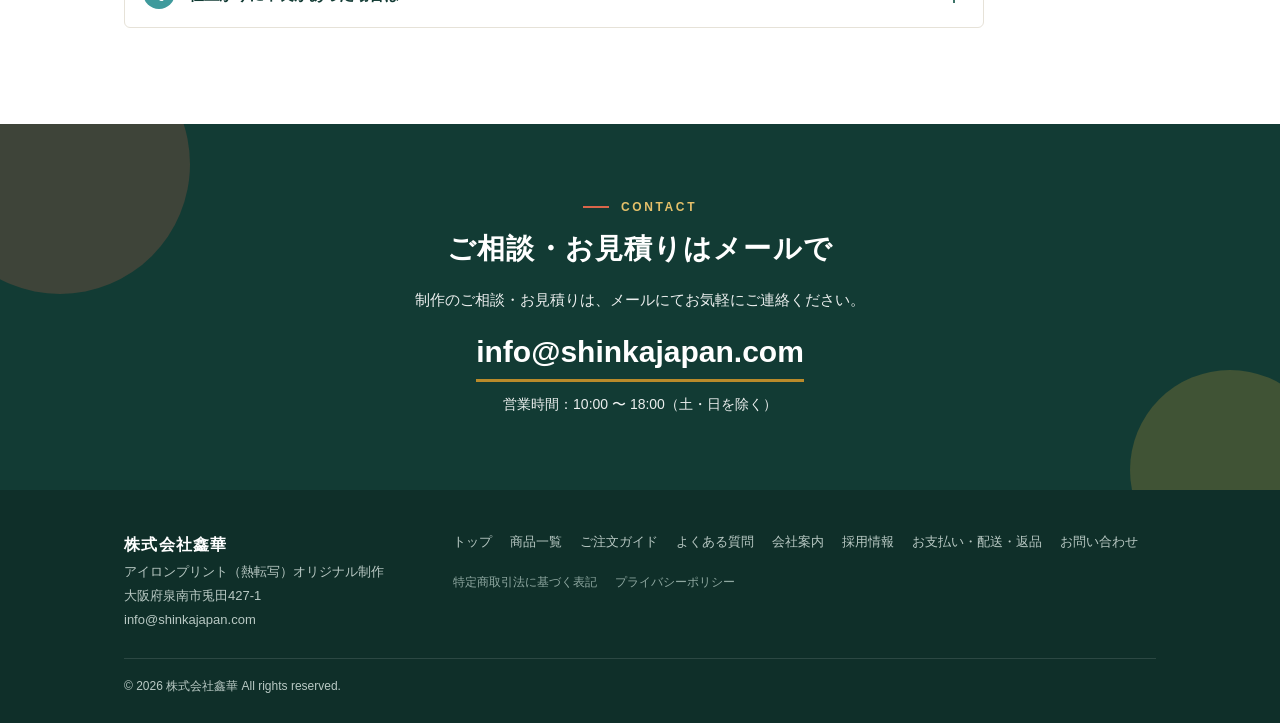
<file: faq.html>
<!doctype html>
<html lang="ja">
<head>
<meta charset="utf-8">
<meta name="viewport" content="width=device-width, initial-scale=1">
<title>よくある質問 | 株式会社鑫華</title>
<meta name="description" content="1点からの注文、持ち込み、サンプル制作、お支払い、納期など、株式会社鑫華へのよくあるご質問です。">
<meta name="theme-color" content="#1f5d50">
<link rel="canonical" href="https://shinkajapan.com/faq.html">
<meta property="og:type" content="website">
<meta property="og:site_name" content="株式会社鑫華">
<meta property="og:title" content="よくある質問 | 株式会社鑫華">
<meta property="og:description" content="1点からの注文、持ち込み、サンプル制作、お支払い、納期など、株式会社鑫華へのよくあるご質問です。">
<meta property="og:url" content="https://shinkajapan.com/faq.html">
<meta property="og:image" content="https://shinkajapan.com/og.png">
<meta property="og:locale" content="ja_JP">
<meta name="twitter:card" content="summary_large_image">
<link rel="icon" href="favicon.svg" type="image/svg+xml">
<link rel="stylesheet" href="style.css">
</head>
<body>
<header>
 <div class="wrap">
  <a class="brand" href="index.html"><span class="mark">鑫</span><b>株式会社鑫華</b></a>
  <nav class="d"><a href="products.html">商品一覧</a><a href="guide.html">ご注文ガイド</a><a class="cur" href="faq.html">よくある質問</a><a href="company.html">会社案内</a><a href="recruit.html">採用情報</a><a class="cta" href="contact.html">お問い合わせ</a></nav>
  <details class="m-menu"><summary>メニュー</summary><div><a href="index.html">トップ</a><a href="products.html">商品一覧</a><a href="guide.html">ご注文ガイド</a><a href="faq.html">よくある質問</a><a href="company.html">会社案内</a><a href="recruit.html">採用情報</a><a href="payment.html">お支払い・配送・返品</a><a href="contact.html">お問い合わせ</a></div></details>
 </div>
</header>
<main>
<div class="pagehead teal"><div class="wrap"><div class="ph-art"><svg class="x" viewBox="0 0 240 200" role="img" aria-hidden="true" focusable="false"><path d="M30 40 H150 Q162 40 162 52 V112 Q162 124 150 124 H74 L50 146 V124 H30 Q18 124 18 112 V52 Q18 40 30 40 Z" fill="#3f9a9c"/>
<text x="90" y="104" font-size="64" font-weight="700" text-anchor="middle" fill="#fff" font-family="sans-serif">?</text>
<path d="M120 86 H208 Q220 86 220 98 V148 Q220 160 208 160 H196 V180 L174 160 H120 Q108 160 108 148 V98 Q108 86 120 86 Z" fill="#d9654a"/>
<path d="M146 124 L160 138 L186 110" stroke="#fff" stroke-width="9" fill="none" stroke-linecap="round" stroke-linejoin="round"/></svg></div>
 <div class="crumb"><a href="index.html">トップ</a> ／ よくある質問</div>
 <span class="eyebrow">FAQ</span>
 <h1>よくある質問</h1>
 <p>お客様からよくいただくご質問をまとめました。ここにないご質問は、メールでお気軽にお問い合わせください。</p>
</div></div>
<section class="sec"><div class="wrap"><div class="faq">
 <h3>ご注文について</h3>
 <details><summary>1点だけでも注文できますか？</summary><div class="a">はい、1点からご注文いただけます。数量の上限もありません。</div></details>
 <details><summary>個人でも注文できますか？</summary><div class="a">はい、個人のお客様からのご注文も歓迎しています。法人・団体のお客様、ネットショップを運営されている方からのご注文も承っています。</div></details>
 <details><summary>手持ちのTシャツやバッグを持ち込んでプリントできますか？</summary><div class="a">はい、お持ち込みも承ります。数量の制限はありません。当社へお送りいただく際の送料は、お客様のご負担となります。</div></details>
 <details><summary>本制作の前に、サンプルを作ってもらえますか？</summary><div class="a">はい、サンプルの制作も可能です。詳しくはメールでお問い合わせください。</div></details>
 <details><summary>綿以外の素材にもプリントできますか？</summary><div class="a">ご相談ください。素材によっては、納期が通常より延びる場合があります。</div></details>
 <h3>料金・お支払い</h3>
 <details><summary>料金はいくらですか？</summary><div class="a">ご注文の内容（アイテム・数量など）に応じて、個別にお見積りいたします。まずはメールでご相談ください。</div></details>
 <details><summary>支払い方法は？</summary><div class="a">銀行振込のみ、前払いでお願いしております。ご入金を確認してから制作を開始します。</div></details>
 <details><summary>送料はかかりますか？</summary><div class="a">完成品のお届けにかかる送料は、当社が負担します。</div></details>
 <h3>納期・お受け取り</h3>
 <details><summary>注文してから、どれくらいで発送されますか？</summary><div class="a">在庫商品の場合、ご入金確認後1〜3営業日以内に発送します。素材のご指定などがある場合は、通常より時間がかかります。</div></details>
 <details><summary>工場で直接受け取ることはできますか？</summary><div class="a">はい、可能です。事前にメールでご予約ください。最寄り駅はJR阪和線「長滝駅」（徒歩約15分）で、工場には駐車場があります。</div></details>
 <h3>キャンセル・不良品</h3>
 <details><summary>注文後にキャンセルできますか？</summary><div class="a">オーダーメイド商品のため、制作内容の確定後は、お客様のご都合によるキャンセルはお受けできません。</div></details>
 <details><summary>仕上がりに不良があった場合は？</summary><div class="a">商品到着後7日以内にメールでご連絡ください。全額返金、または元のご注文内容で再制作してお送りします。</div></details>
</div></div></section>
<section class="cband"><div class="wrap">
 <span class="eyebrow">CONTACT</span>
 <h2>ご相談・お見積りはメールで</h2>
 <p>制作のご相談・お見積りは、メールにてお気軽にご連絡ください。</p>
 <a class="mailbig" href="mailto:info@shinkajapan.com">info@shinkajapan.com</a>
 <p style="font-size:14px">営業時間：10:00 〜 18:00（土・日を除く）</p>
</div></section>
</main>
<footer>
 <div class="wrap">
  <div class="f">
   <div><b>株式会社鑫華</b><br>アイロンプリント（熱転写）オリジナル制作<br>大阪府泉南市兎田427-1<br>info@shinkajapan.com</div>
   <div><nav><a href="index.html">トップ</a><a href="products.html">商品一覧</a><a href="guide.html">ご注文ガイド</a><a href="faq.html">よくある質問</a><a href="company.html">会社案内</a><a href="recruit.html">採用情報</a><a href="payment.html">お支払い・配送・返品</a><a href="contact.html">お問い合わせ</a></nav><nav class="legalnav"><a href="tokushoho.html">特定商取引法に基づく表記</a><a href="privacy.html">プライバシーポリシー</a></nav></div>
  </div>
  <small>© 2026 株式会社鑫華 All rights reserved.</small>
 </div>
</footer>

</body>
</html>
</file>
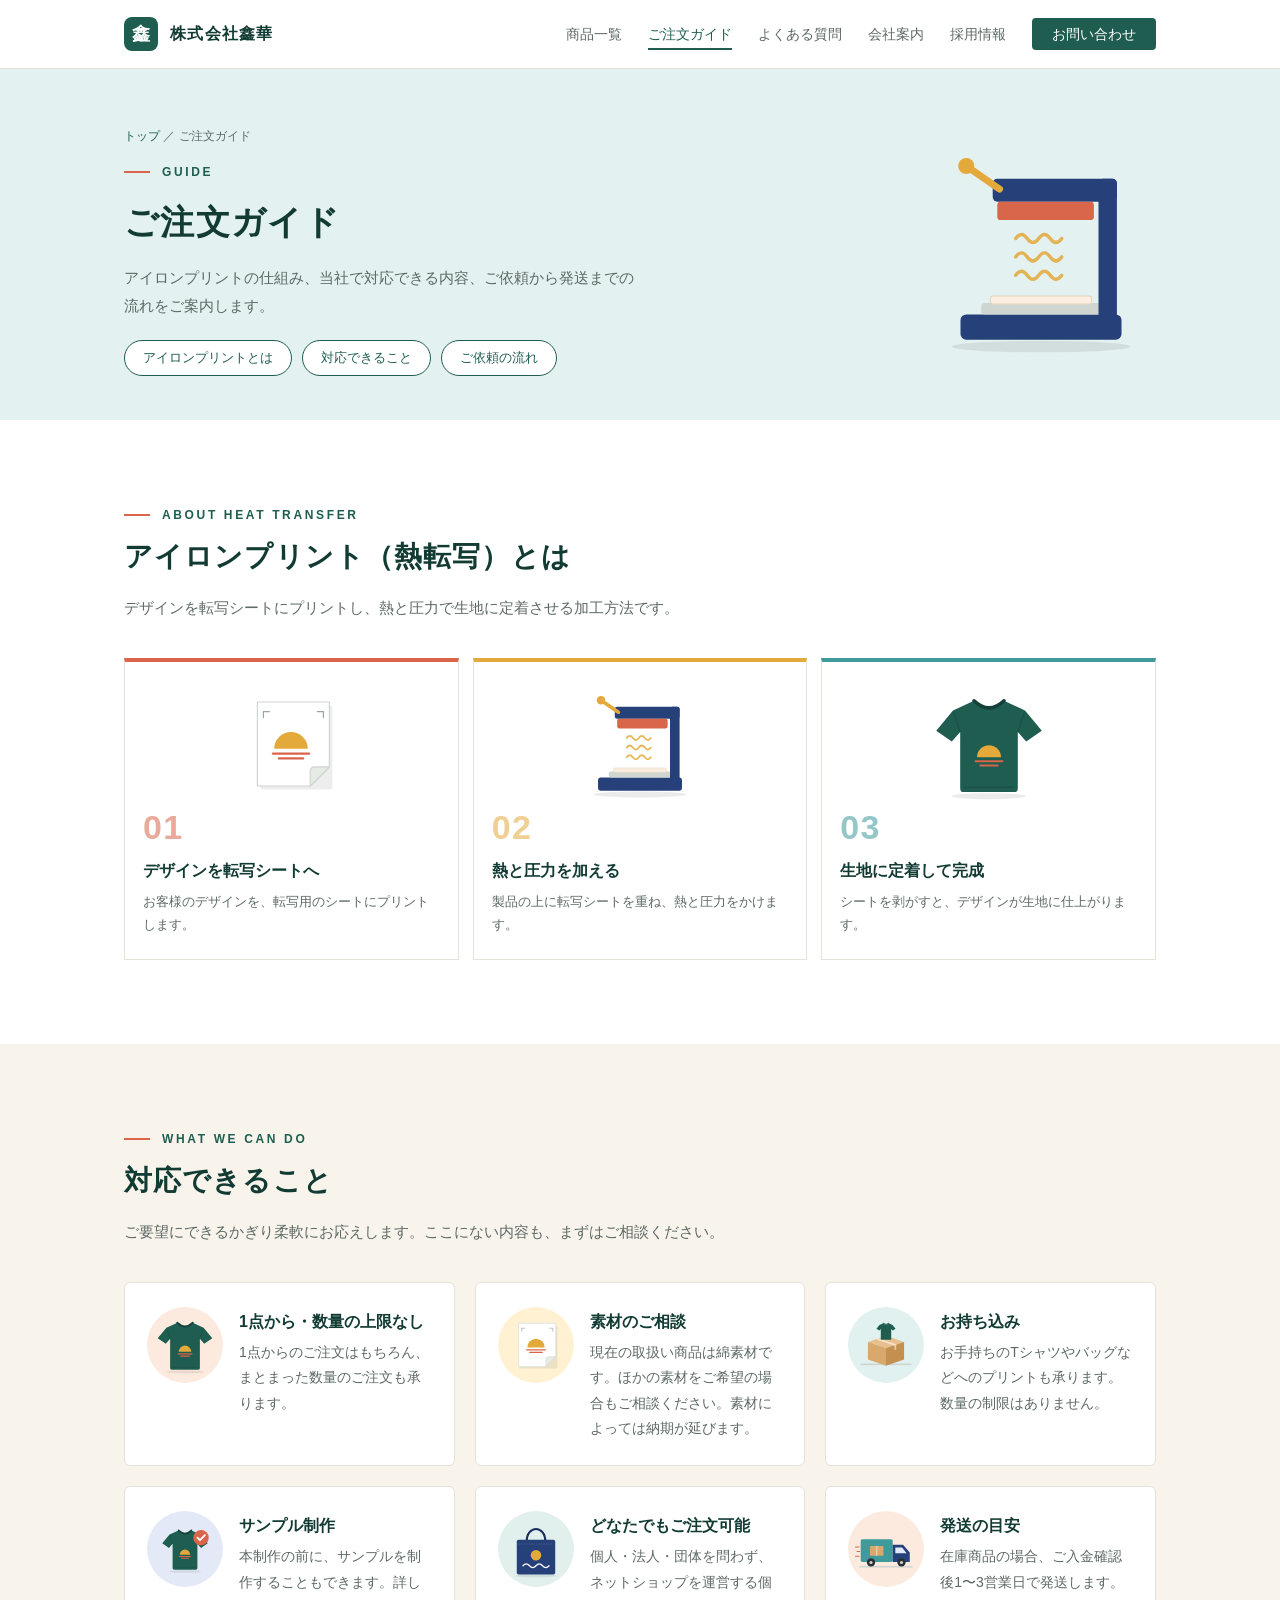
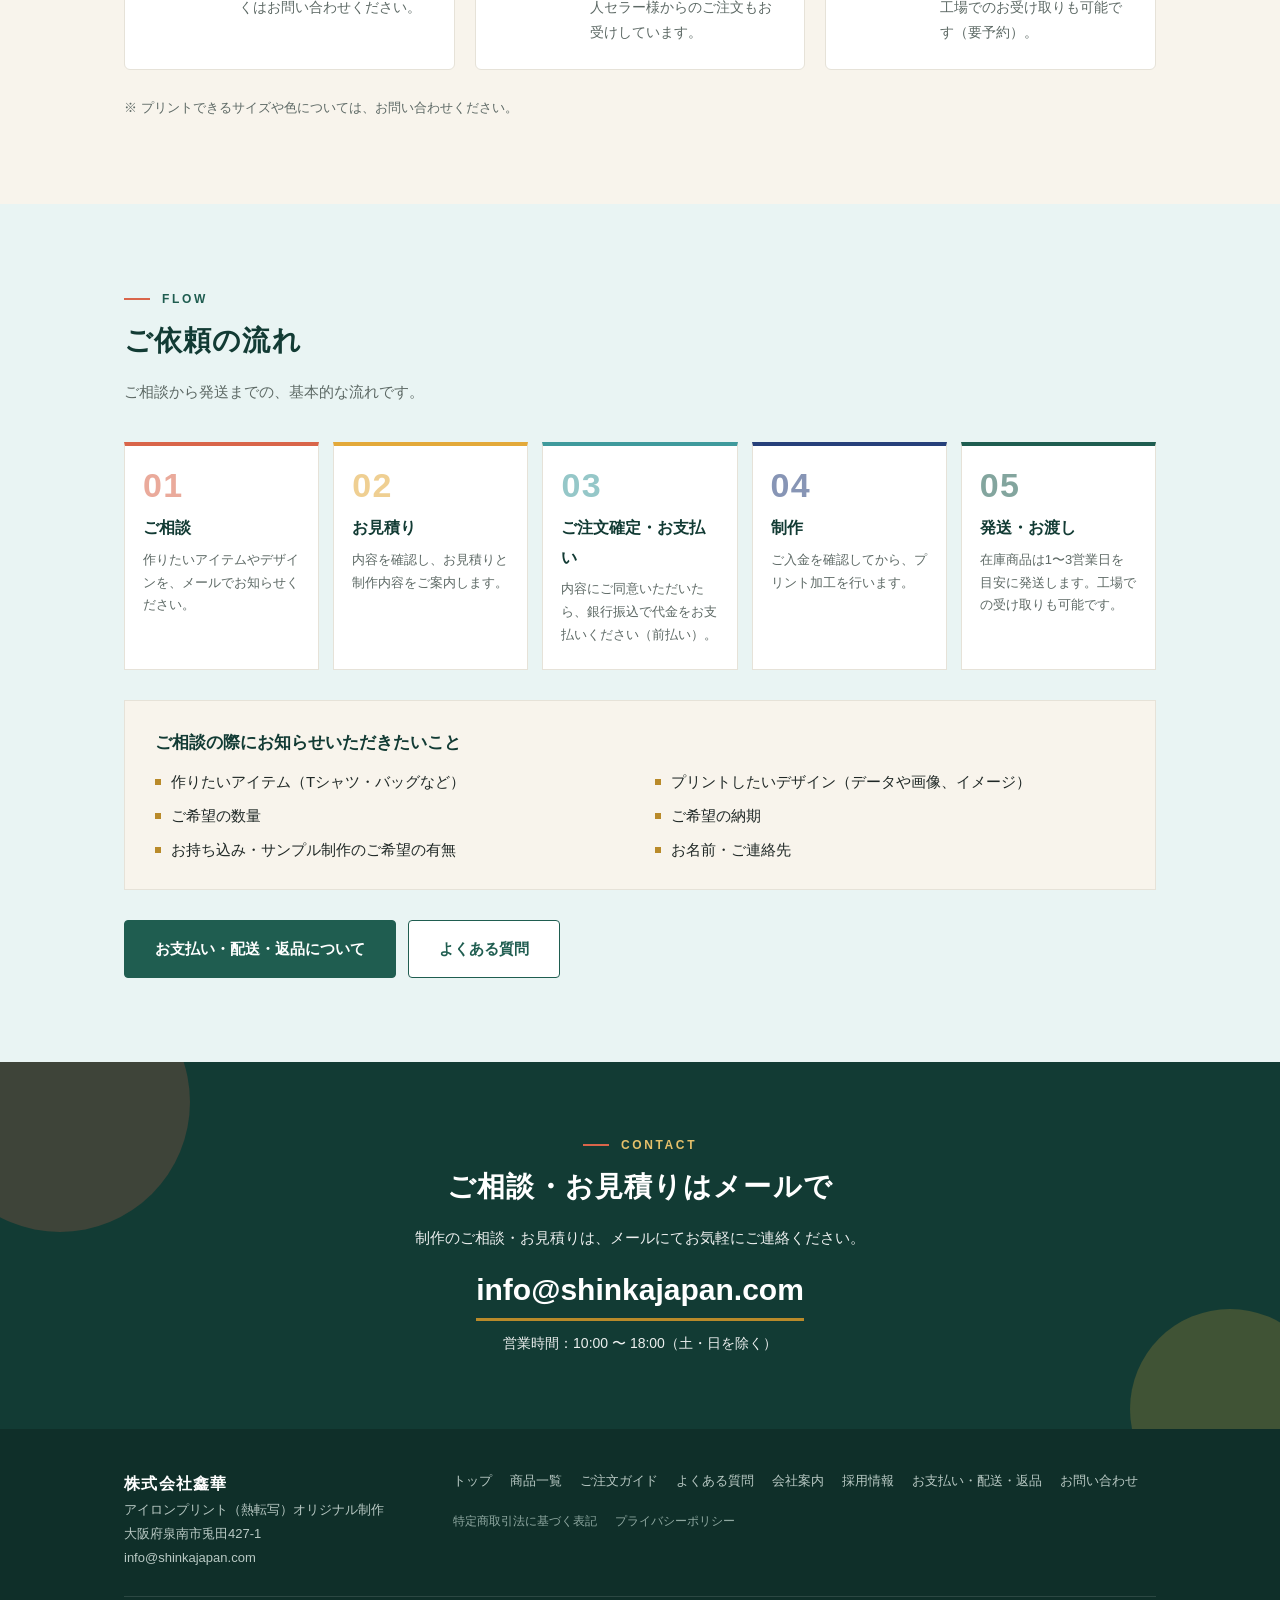
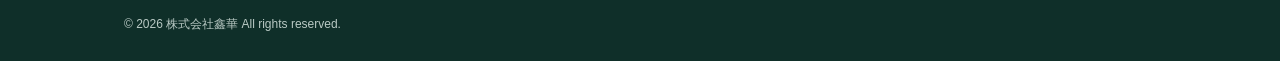
<file: guide.html>
<!doctype html>
<html lang="ja">
<head>
<meta charset="utf-8">
<meta name="viewport" content="width=device-width, initial-scale=1">
<title>ご注文ガイド | 株式会社鑫華</title>
<meta name="description" content="アイロンプリント（熱転写）の仕組み、1点から・持ち込み・サンプル制作など対応できる内容、ご依頼の流れをご案内します。">
<meta name="theme-color" content="#1f5d50">
<link rel="canonical" href="https://shinkajapan.com/guide.html">
<meta property="og:type" content="website">
<meta property="og:site_name" content="株式会社鑫華">
<meta property="og:title" content="ご注文ガイド | 株式会社鑫華">
<meta property="og:description" content="アイロンプリント（熱転写）の仕組み、1点から・持ち込み・サンプル制作など対応できる内容、ご依頼の流れをご案内します。">
<meta property="og:url" content="https://shinkajapan.com/guide.html">
<meta property="og:image" content="https://shinkajapan.com/og.png">
<meta property="og:locale" content="ja_JP">
<meta name="twitter:card" content="summary_large_image">
<link rel="icon" href="favicon.svg" type="image/svg+xml">
<link rel="stylesheet" href="style.css">
</head>
<body>
<header>
 <div class="wrap">
  <a class="brand" href="index.html"><span class="mark">鑫</span><b>株式会社鑫華</b></a>
  <nav class="d"><a href="products.html">商品一覧</a><a class="cur" href="guide.html">ご注文ガイド</a><a href="faq.html">よくある質問</a><a href="company.html">会社案内</a><a href="recruit.html">採用情報</a><a class="cta" href="contact.html">お問い合わせ</a></nav>
  <details class="m-menu"><summary>メニュー</summary><div><a href="index.html">トップ</a><a href="products.html">商品一覧</a><a href="guide.html">ご注文ガイド</a><a href="faq.html">よくある質問</a><a href="company.html">会社案内</a><a href="recruit.html">採用情報</a><a href="payment.html">お支払い・配送・返品</a><a href="contact.html">お問い合わせ</a></div></details>
 </div>
</header>
<main>
<div class="pagehead teal"><div class="wrap"><div class="ph-art"><svg class="x" viewBox="0 0 200 200" role="img" aria-hidden="true" focusable="false"><ellipse cx="100" cy="184" rx="78" ry="5" fill="rgba(0,0,0,.08)"/>
<rect x="30" y="156" width="140" height="22" rx="5" fill="#26407a"/>
<rect x="48" y="146" width="104" height="10" rx="3" fill="#cfd6d1"/>
<rect x="56" y="140" width="88" height="7" rx="2" fill="#fbeede" stroke="#e5d6c2" stroke-width="1"/>
<rect x="150" y="38" width="16" height="122" rx="4" fill="#26407a"/>
<rect x="58" y="38" width="108" height="20" rx="4" fill="#26407a"/>
<rect x="62" y="58" width="84" height="16" rx="3" fill="#d9654a"/>
<path d="M64 47 L38 29" stroke="#e3a93a" stroke-width="6" stroke-linecap="round"/>
<circle cx="35" cy="27" r="7" fill="#e3a93a"/>
<path d="M78 90 q5 -7 10 0 t10 0 t10 0 t10 0 M78 106 q5 -7 10 0 t10 0 t10 0 t10 0 M78 122 q5 -7 10 0 t10 0 t10 0 t10 0" fill="none" stroke="#e3a93a" stroke-width="3" stroke-linecap="round" stroke-linejoin="round" opacity=".85"/></svg></div>
 <div class="crumb"><a href="index.html">トップ</a> ／ ご注文ガイド</div>
 <span class="eyebrow">GUIDE</span>
 <h1>ご注文ガイド</h1>
 <p>アイロンプリントの仕組み、当社で対応できる内容、ご依頼から発送までの流れをご案内します。</p><div class="jump"><a href="#about">アイロンプリントとは</a><a href="#can">対応できること</a><a href="#flow">ご依頼の流れ</a></div>
</div></div>
<section class="sec" id="about"><div class="wrap">
 <span class="eyebrow">ABOUT HEAT TRANSFER</span>
 <h2>アイロンプリント（熱転写）とは</h2>
 <p class="lead">デザインを転写シートにプリントし、熱と圧力で生地に定着させる加工方法です。</p>
 <div class="steps" style="grid-template-columns:repeat(3,1fr)">
  <div class="step"><svg class="st-art" viewBox="0 0 200 200" role="img" aria-hidden="true" focusable="false"><rect x="49" y="36" width="120" height="140" rx="4" fill="rgba(0,0,0,.07)"/>
<path d="M44 30 H164 V138 L132 170 H44 Z" fill="#fff" stroke="#cfd6d1" stroke-width="2" stroke-linejoin="round"/>
<path d="M164 138 L132 170 V146 Q132 138 140 138 Z" fill="#e6ebe6" stroke="#cfd6d1" stroke-width="2" stroke-linejoin="round"/>
<path d="M72 108 A28 28 0 0 1 128 108 Z" fill="#e3a93a"/>
<rect x="68" y="114" width="64" height="4" rx="2" fill="#d9654a"/>
<rect x="78" y="122" width="44" height="4" rx="2" fill="#d9654a"/>
<path d="M54 46 v10 M54 46 h10 M154 46 v10 M154 46 h-10" stroke="#9aa6a0" stroke-width="2" fill="none" stroke-linecap="round"/></svg><span class="num">01</span><b>デザインを転写シートへ</b><p>お客様のデザインを、転写用のシートにプリントします。</p></div>
  <div class="step"><svg class="st-art" viewBox="0 0 200 200" role="img" aria-hidden="true" focusable="false"><ellipse cx="100" cy="184" rx="78" ry="5" fill="rgba(0,0,0,.08)"/>
<rect x="30" y="156" width="140" height="22" rx="5" fill="#26407a"/>
<rect x="48" y="146" width="104" height="10" rx="3" fill="#cfd6d1"/>
<rect x="56" y="140" width="88" height="7" rx="2" fill="#fbeede" stroke="#e5d6c2" stroke-width="1"/>
<rect x="150" y="38" width="16" height="122" rx="4" fill="#26407a"/>
<rect x="58" y="38" width="108" height="20" rx="4" fill="#26407a"/>
<rect x="62" y="58" width="84" height="16" rx="3" fill="#d9654a"/>
<path d="M64 47 L38 29" stroke="#e3a93a" stroke-width="6" stroke-linecap="round"/>
<circle cx="35" cy="27" r="7" fill="#e3a93a"/>
<path d="M78 90 q5 -7 10 0 t10 0 t10 0 t10 0 M78 106 q5 -7 10 0 t10 0 t10 0 t10 0 M78 122 q5 -7 10 0 t10 0 t10 0 t10 0" fill="none" stroke="#e3a93a" stroke-width="3" stroke-linecap="round" stroke-linejoin="round" opacity=".85"/></svg><span class="num">02</span><b>熱と圧力を加える</b><p>製品の上に転写シートを重ね、熱と圧力をかけます。</p></div>
  <div class="step"><svg class="st-art" viewBox="0 0 200 200" role="img" aria-hidden="true" focusable="false"><ellipse cx="100" cy="187" rx="62" ry="5" fill="rgba(0,0,0,.08)"/>
<path d="M75 28 L40 44 L12 78 L38 96 L52 80 L52 174 Q52 180 58 180 L142 180 Q148 180 148 174 L148 80 L162 96 L188 78 L160 44 L125 28 Q100 52 75 28 Z" fill="#1f5d50"/>
<path d="M75 28 Q100 52 125 28" fill="none" stroke="#14403a" stroke-width="6" stroke-linecap="round"/>
<path d="M52 80 L41 47 M148 80 L159 47" stroke="rgba(0,0,0,.14)" stroke-width="2" fill="none"/>
<path d="M57 172 H143" stroke="rgba(0,0,0,.14)" stroke-width="2"/>
<path d="M80 122 A20 20 0 0 1 120 122 Z" fill="#e3a93a"/>
<rect x="76" y="127" width="48" height="3.5" rx="1.7" fill="#d9654a"/>
<rect x="84" y="134" width="32" height="3.5" rx="1.7" fill="#d9654a"/></svg><span class="num">03</span><b>生地に定着して完成</b><p>シートを剥がすと、デザインが生地に仕上がります。</p></div>
 </div>
</div></section>

<section class="sec soft" id="can"><div class="wrap">
 <span class="eyebrow">WHAT WE CAN DO</span>
 <h2>対応できること</h2>
 <p class="lead">ご要望にできるかぎり柔軟にお応えします。ここにない内容も、まずはご相談ください。</p>
 <div class="cards">
  <div class="cap"><span class="ic"><svg class="x" viewBox="0 0 200 200" role="img" aria-hidden="true" focusable="false"><ellipse cx="100" cy="187" rx="62" ry="5" fill="rgba(0,0,0,.08)"/>
<path d="M75 28 L40 44 L12 78 L38 96 L52 80 L52 174 Q52 180 58 180 L142 180 Q148 180 148 174 L148 80 L162 96 L188 78 L160 44 L125 28 Q100 52 75 28 Z" fill="#1f5d50"/>
<path d="M75 28 Q100 52 125 28" fill="none" stroke="#14403a" stroke-width="6" stroke-linecap="round"/>
<path d="M52 80 L41 47 M148 80 L159 47" stroke="rgba(0,0,0,.14)" stroke-width="2" fill="none"/>
<path d="M57 172 H143" stroke="rgba(0,0,0,.14)" stroke-width="2"/>
<path d="M80 122 A20 20 0 0 1 120 122 Z" fill="#e3a93a"/>
<rect x="76" y="127" width="48" height="3.5" rx="1.7" fill="#d9654a"/>
<rect x="84" y="134" width="32" height="3.5" rx="1.7" fill="#d9654a"/></svg></span><div><h3>1点から・数量の上限なし</h3><p>1点からのご注文はもちろん、まとまった数量のご注文も承ります。</p></div></div>
  <div class="cap"><span class="ic"><svg class="x" viewBox="0 0 200 200" role="img" aria-hidden="true" focusable="false"><rect x="49" y="36" width="120" height="140" rx="4" fill="rgba(0,0,0,.07)"/>
<path d="M44 30 H164 V138 L132 170 H44 Z" fill="#fff" stroke="#cfd6d1" stroke-width="2" stroke-linejoin="round"/>
<path d="M164 138 L132 170 V146 Q132 138 140 138 Z" fill="#e6ebe6" stroke="#cfd6d1" stroke-width="2" stroke-linejoin="round"/>
<path d="M72 108 A28 28 0 0 1 128 108 Z" fill="#e3a93a"/>
<rect x="68" y="114" width="64" height="4" rx="2" fill="#d9654a"/>
<rect x="78" y="122" width="44" height="4" rx="2" fill="#d9654a"/>
<path d="M54 46 v10 M54 46 h10 M154 46 v10 M154 46 h-10" stroke="#9aa6a0" stroke-width="2" fill="none" stroke-linecap="round"/></svg></span><div><h3>素材のご相談</h3><p>現在の取扱い商品は綿素材です。ほかの素材をご希望の場合もご相談ください。素材によっては納期が延びます。</p></div></div>
  <div class="cap"><span class="ic"><svg class="x" viewBox="0 0 240 200" role="img" aria-hidden="true" focusable="false"><rect x="20" y="172" width="200" height="6" rx="3" fill="#cfd6d1"/>
<path d="M50 88 L120 64 L190 88 L120 112 Z" fill="#e8c08e"/>
<path d="M50 88 V156 L120 180 V112 Z" fill="#d9a86c"/>
<path d="M190 88 V156 L120 180 V112 Z" fill="#c4904f"/>
<path d="M86 76 L156 100 V118" stroke="#fff" stroke-width="7" fill="none" opacity=".55"/>
<g transform="translate(78 4) scale(.42)"><path d="M75 28 L40 44 L12 78 L38 96 L52 80 L52 174 Q52 180 58 180 L142 180 Q148 180 148 174 L148 80 L162 96 L188 78 L160 44 L125 28 Q100 52 75 28 Z" fill="#1f5d50"/><path d="M75 28 Q100 52 125 28" fill="none" stroke="#14403a" stroke-width="6" stroke-linecap="round"/></g></svg></span><div><h3>お持ち込み</h3><p>お手持ちのTシャツやバッグなどへのプリントも承ります。数量の制限はありません。</p></div></div>
  <div class="cap"><span class="ic"><svg class="x" viewBox="0 0 240 200" role="img" aria-hidden="true" focusable="false"><g transform="translate(20 0)"><ellipse cx="100" cy="187" rx="62" ry="5" fill="rgba(0,0,0,.08)"/>
<path d="M75 28 L40 44 L12 78 L38 96 L52 80 L52 174 Q52 180 58 180 L142 180 Q148 180 148 174 L148 80 L162 96 L188 78 L160 44 L125 28 Q100 52 75 28 Z" fill="#1f5d50"/>
<path d="M75 28 Q100 52 125 28" fill="none" stroke="#14403a" stroke-width="6" stroke-linecap="round"/>
<path d="M52 80 L41 47 M148 80 L159 47" stroke="rgba(0,0,0,.14)" stroke-width="2" fill="none"/>
<path d="M57 172 H143" stroke="rgba(0,0,0,.14)" stroke-width="2"/>
<path d="M80 122 A20 20 0 0 1 120 122 Z" fill="#e3a93a"/>
<rect x="76" y="127" width="48" height="3.5" rx="1.7" fill="#d9654a"/>
<rect x="84" y="134" width="32" height="3.5" rx="1.7" fill="#d9654a"/></g>
<circle cx="182" cy="56" r="30" fill="#d9654a"/>
<path d="M168 56 L178 66 L197 46" stroke="#fff" stroke-width="7" fill="none" stroke-linecap="round" stroke-linejoin="round"/></svg></span><div><h3>サンプル制作</h3><p>本制作の前に、サンプルを制作することもできます。詳しくはお問い合わせください。</p></div></div>
  <div class="cap"><span class="ic"><svg class="x" viewBox="0 0 200 200" role="img" aria-hidden="true" focusable="false"><ellipse cx="100" cy="187" rx="66" ry="5" fill="rgba(0,0,0,.08)"/>
<path d="M70 76 C70 22 130 22 130 76" fill="none" stroke="#1b2f5e" stroke-width="7" stroke-linecap="round"/>
<rect x="38" y="70" width="124" height="112" rx="6" fill="#26407a"/>
<path d="M44 84 H156" stroke="rgba(255,255,255,.25)" stroke-width="2" stroke-dasharray="4 4"/>
<circle cx="100" cy="120" r="17" fill="#e3a93a"/>
<path d="M58 154 q10.5 -12 21 0 t21 0 t21 0 t21 0" fill="none" stroke="#fff" stroke-width="4" stroke-linecap="round" stroke-linejoin="round"/></svg></span><div><h3>どなたでもご注文可能</h3><p>個人・法人・団体を問わず、ネットショップを運営する個人セラー様からのご注文もお受けしています。</p></div></div>
  <div class="cap"><span class="ic"><svg class="x" viewBox="0 0 240 200" role="img" aria-hidden="true" focusable="false"><rect x="16" y="166" width="208" height="6" rx="3" fill="#cfd6d1"/>
<rect x="22" y="62" width="124" height="88" rx="6" fill="#3f9a9c"/>
<path d="M146 84 H186 L212 114 V150 H146 Z" fill="#26407a"/>
<path d="M156 94 H182 L200 116 H156 Z" fill="#dfe9f7"/>
<rect x="58" y="88" width="52" height="38" rx="3" fill="#d9a86c"/>
<rect x="81" y="88" width="6" height="38" fill="rgba(255,255,255,.4)"/>
<circle cx="62" cy="152" r="16" fill="#2b2f33"/><circle cx="62" cy="152" r="6" fill="#cfd6d1"/>
<circle cx="180" cy="152" r="16" fill="#2b2f33"/><circle cx="180" cy="152" r="6" fill="#cfd6d1"/>
<path d="M2 92 H16 M8 110 H18 M2 128 H16" stroke="#d9654a" stroke-width="4" stroke-linecap="round"/></svg></span><div><h3>発送の目安</h3><p>在庫商品の場合、ご入金確認後1〜3営業日で発送します。工場でのお受け取りも可能です（要予約）。</p></div></div>
 </div>
 <p class="note">※ プリントできるサイズや色については、お問い合わせください。</p>
</div></section>

<section class="sec sky" id="flow"><div class="wrap">
 <span class="eyebrow">FLOW</span>
 <h2>ご依頼の流れ</h2>
 <p class="lead">ご相談から発送までの、基本的な流れです。</p>
 <div class="steps">
  <div class="step"><span class="num">01</span><b>ご相談</b><p>作りたいアイテムやデザインを、メールでお知らせください。</p></div>
  <div class="step"><span class="num">02</span><b>お見積り</b><p>内容を確認し、お見積りと制作内容をご案内します。</p></div>
  <div class="step"><span class="num">03</span><b>ご注文確定・お支払い</b><p>内容にご同意いただいたら、銀行振込で代金をお支払いください（前払い）。</p></div>
  <div class="step"><span class="num">04</span><b>制作</b><p>ご入金を確認してから、プリント加工を行います。</p></div>
  <div class="step"><span class="num">05</span><b>発送・お渡し</b><p>在庫商品は1〜3営業日を目安に発送します。工場での受け取りも可能です。</p></div>
 </div>
 <div class="box">
  <h3>ご相談の際にお知らせいただきたいこと</h3>
  <ul>
   <li>作りたいアイテム（Tシャツ・バッグなど）</li><li>プリントしたいデザイン（データや画像、イメージ）</li>
   <li>ご希望の数量</li><li>ご希望の納期</li>
   <li>お持ち込み・サンプル制作のご希望の有無</li><li>お名前・ご連絡先</li>
  </ul>
 </div>
 <div class="btns"><a class="btn" href="payment.html">お支払い・配送・返品について</a><a class="btn line" href="faq.html">よくある質問</a></div>
</div></section>
<section class="cband"><div class="wrap">
 <span class="eyebrow">CONTACT</span>
 <h2>ご相談・お見積りはメールで</h2>
 <p>制作のご相談・お見積りは、メールにてお気軽にご連絡ください。</p>
 <a class="mailbig" href="mailto:info@shinkajapan.com">info@shinkajapan.com</a>
 <p style="font-size:14px">営業時間：10:00 〜 18:00（土・日を除く）</p>
</div></section>
</main>
<footer>
 <div class="wrap">
  <div class="f">
   <div><b>株式会社鑫華</b><br>アイロンプリント（熱転写）オリジナル制作<br>大阪府泉南市兎田427-1<br>info@shinkajapan.com</div>
   <div><nav><a href="index.html">トップ</a><a href="products.html">商品一覧</a><a href="guide.html">ご注文ガイド</a><a href="faq.html">よくある質問</a><a href="company.html">会社案内</a><a href="recruit.html">採用情報</a><a href="payment.html">お支払い・配送・返品</a><a href="contact.html">お問い合わせ</a></nav><nav class="legalnav"><a href="tokushoho.html">特定商取引法に基づく表記</a><a href="privacy.html">プライバシーポリシー</a></nav></div>
  </div>
  <small>© 2026 株式会社鑫華 All rights reserved.</small>
 </div>
</footer>

</body>
</html>
</file>
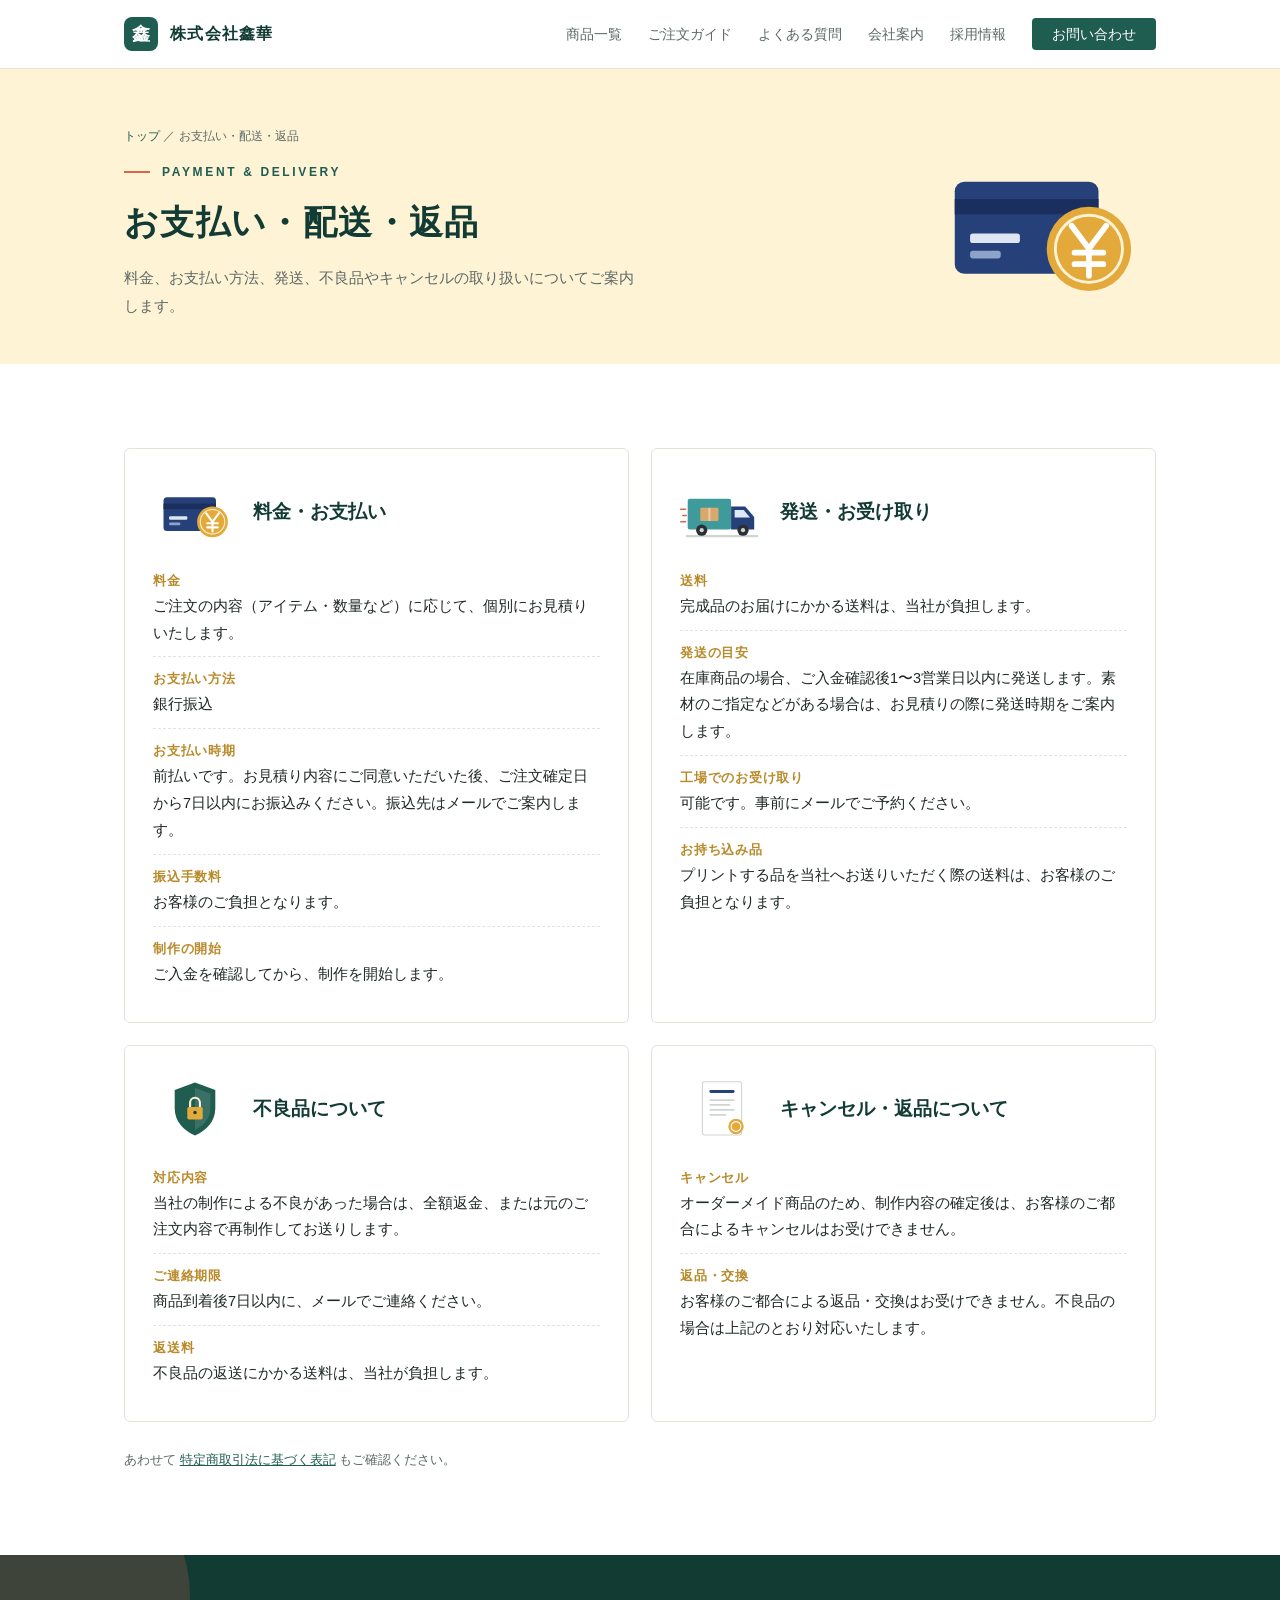
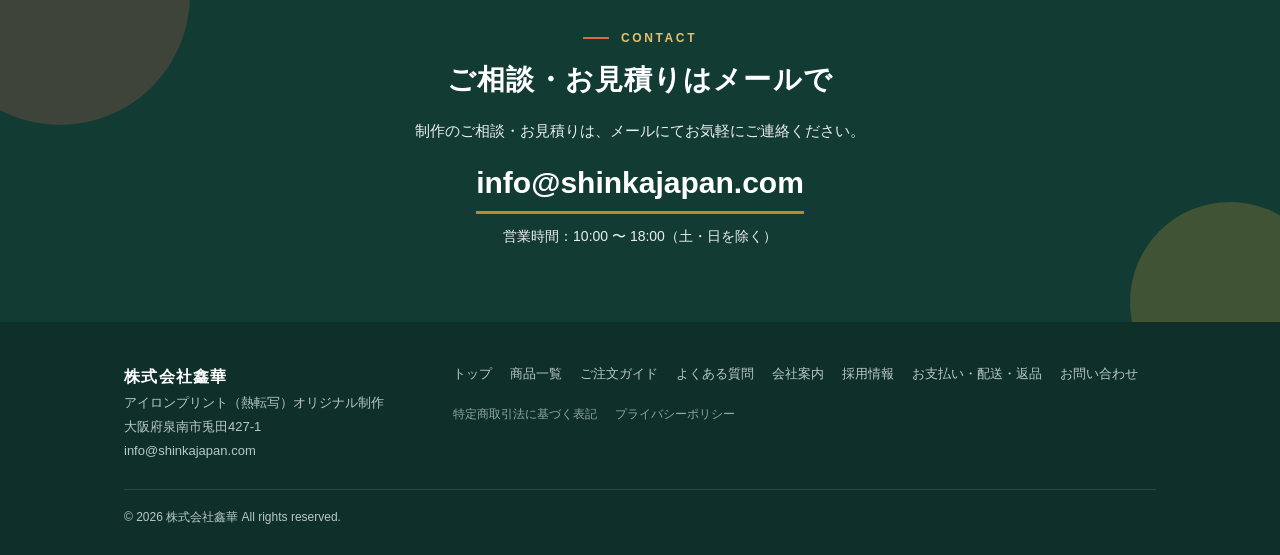
<file: payment.html>
<!doctype html>
<html lang="ja">
<head>
<meta charset="utf-8">
<meta name="viewport" content="width=device-width, initial-scale=1">
<title>お支払い・配送・返品 | 株式会社鑫華</title>
<meta name="description" content="株式会社鑫華の料金・お支払い方法（銀行振込・前払い）、発送の目安、送料、不良品・キャンセルの取り扱いのご案内です。">
<meta name="theme-color" content="#1f5d50">
<link rel="canonical" href="https://shinkajapan.com/payment.html">
<meta property="og:type" content="website">
<meta property="og:site_name" content="株式会社鑫華">
<meta property="og:title" content="お支払い・配送・返品 | 株式会社鑫華">
<meta property="og:description" content="株式会社鑫華の料金・お支払い方法（銀行振込・前払い）、発送の目安、送料、不良品・キャンセルの取り扱いのご案内です。">
<meta property="og:url" content="https://shinkajapan.com/payment.html">
<meta property="og:image" content="https://shinkajapan.com/og.png">
<meta property="og:locale" content="ja_JP">
<meta name="twitter:card" content="summary_large_image">
<link rel="icon" href="favicon.svg" type="image/svg+xml">
<link rel="stylesheet" href="style.css">
</head>
<body>
<header>
 <div class="wrap">
  <a class="brand" href="index.html"><span class="mark">鑫</span><b>株式会社鑫華</b></a>
  <nav class="d"><a href="products.html">商品一覧</a><a href="guide.html">ご注文ガイド</a><a href="faq.html">よくある質問</a><a href="company.html">会社案内</a><a href="recruit.html">採用情報</a><a class="cta" href="contact.html">お問い合わせ</a></nav>
  <details class="m-menu"><summary>メニュー</summary><div><a href="index.html">トップ</a><a href="products.html">商品一覧</a><a href="guide.html">ご注文ガイド</a><a href="faq.html">よくある質問</a><a href="company.html">会社案内</a><a href="recruit.html">採用情報</a><a href="payment.html">お支払い・配送・返品</a><a href="contact.html">お問い合わせ</a></div></details>
 </div>
</header>
<main>
<div class="pagehead sun"><div class="wrap"><div class="ph-art"><svg class="x" viewBox="0 0 240 200" role="img" aria-hidden="true" focusable="false"><rect x="30" y="58" width="150" height="96" rx="10" fill="#26407a"/>
<rect x="30" y="76" width="150" height="16" fill="#1b2f5e"/>
<rect x="46" y="112" width="52" height="10" rx="3" fill="#dfe6f3"/>
<rect x="46" y="130" width="32" height="8" rx="3" fill="#8fa2c8"/>
<circle cx="170" cy="128" r="44" fill="#e3a93a"/>
<circle cx="170" cy="128" r="35" fill="none" stroke="#fff3d6" stroke-width="3"/>
<path d="M152 104 L170 128 L188 104 M170 128 V156 M155 132 H185 M155 144 H185" stroke="#fff" stroke-width="6" fill="none" stroke-linecap="round" stroke-linejoin="round"/></svg></div>
 <div class="crumb"><a href="index.html">トップ</a> ／ お支払い・配送・返品</div>
 <span class="eyebrow">PAYMENT &amp; DELIVERY</span>
 <h1>お支払い・配送・返品</h1>
 <p>料金、お支払い方法、発送、不良品やキャンセルの取り扱いについてご案内します。</p>
</div></div>
<section class="sec"><div class="wrap">
 <div class="pay">
  <div class="pbox"><div class="head"><svg class="x" viewBox="0 0 240 200" role="img" aria-hidden="true" focusable="false"><rect x="30" y="58" width="150" height="96" rx="10" fill="#26407a"/>
<rect x="30" y="76" width="150" height="16" fill="#1b2f5e"/>
<rect x="46" y="112" width="52" height="10" rx="3" fill="#dfe6f3"/>
<rect x="46" y="130" width="32" height="8" rx="3" fill="#8fa2c8"/>
<circle cx="170" cy="128" r="44" fill="#e3a93a"/>
<circle cx="170" cy="128" r="35" fill="none" stroke="#fff3d6" stroke-width="3"/>
<path d="M152 104 L170 128 L188 104 M170 128 V156 M155 132 H185 M155 144 H185" stroke="#fff" stroke-width="6" fill="none" stroke-linecap="round" stroke-linejoin="round"/></svg><h3>料金・お支払い</h3></div><ul>
   <li><b>料金</b>ご注文の内容（アイテム・数量など）に応じて、個別にお見積りいたします。</li>
   <li><b>お支払い方法</b>銀行振込</li>
   <li><b>お支払い時期</b>前払いです。お見積り内容にご同意いただいた後、ご注文確定日から7日以内にお振込みください。振込先はメールでご案内します。</li>
   <li><b>振込手数料</b>お客様のご負担となります。</li>
   <li><b>制作の開始</b>ご入金を確認してから、制作を開始します。</li>
  </ul></div>
  <div class="pbox"><div class="head"><svg class="x" viewBox="0 0 240 200" role="img" aria-hidden="true" focusable="false"><rect x="16" y="166" width="208" height="6" rx="3" fill="#cfd6d1"/>
<rect x="22" y="62" width="124" height="88" rx="6" fill="#3f9a9c"/>
<path d="M146 84 H186 L212 114 V150 H146 Z" fill="#26407a"/>
<path d="M156 94 H182 L200 116 H156 Z" fill="#dfe9f7"/>
<rect x="58" y="88" width="52" height="38" rx="3" fill="#d9a86c"/>
<rect x="81" y="88" width="6" height="38" fill="rgba(255,255,255,.4)"/>
<circle cx="62" cy="152" r="16" fill="#2b2f33"/><circle cx="62" cy="152" r="6" fill="#cfd6d1"/>
<circle cx="180" cy="152" r="16" fill="#2b2f33"/><circle cx="180" cy="152" r="6" fill="#cfd6d1"/>
<path d="M2 92 H16 M8 110 H18 M2 128 H16" stroke="#d9654a" stroke-width="4" stroke-linecap="round"/></svg><h3>発送・お受け取り</h3></div><ul>
   <li><b>送料</b>完成品のお届けにかかる送料は、当社が負担します。</li>
   <li><b>発送の目安</b>在庫商品の場合、ご入金確認後1〜3営業日以内に発送します。素材のご指定などがある場合は、お見積りの際に発送時期をご案内します。</li>
   <li><b>工場でのお受け取り</b>可能です。事前にメールでご予約ください。</li>
   <li><b>お持ち込み品</b>プリントする品を当社へお送りいただく際の送料は、お客様のご負担となります。</li>
  </ul></div>
  <div class="pbox"><div class="head"><svg class="x" viewBox="0 0 240 200" role="img" aria-hidden="true" focusable="false"><path d="M120 24 L178 46 V98 C178 136 152 162 120 176 C88 162 62 136 62 98 V46 Z" fill="#1f5d50"/>
<path d="M120 40 L164 56 V98 C164 128 144 148 120 160 Z" fill="rgba(255,255,255,.12)"/>
<rect x="98" y="94" width="44" height="36" rx="5" fill="#e3a93a"/>
<path d="M106 94 V82 A14 14 0 0 1 134 82 V94" stroke="#fff3d6" stroke-width="6" fill="none"/>
<circle cx="120" cy="110" r="5" fill="#14403a"/></svg><h3>不良品について</h3></div><ul>
   <li><b>対応内容</b>当社の制作による不良があった場合は、全額返金、または元のご注文内容で再制作してお送りします。</li>
   <li><b>ご連絡期限</b>商品到着後7日以内に、メールでご連絡ください。</li>
   <li><b>返送料</b>不良品の返送にかかる送料は、当社が負担します。</li>
  </ul></div>
  <div class="pbox"><div class="head"><svg class="x" viewBox="0 0 240 200" role="img" aria-hidden="true" focusable="false"><rect x="64" y="22" width="112" height="152" rx="6" fill="#fff" stroke="#cfd6d1" stroke-width="3"/>
<rect x="84" y="46" width="72" height="8" rx="4" fill="#26407a"/>
<rect x="84" y="72" width="72" height="5" rx="2.5" fill="#cfd6d1"/><rect x="84" y="86" width="60" height="5" rx="2.5" fill="#cfd6d1"/>
<rect x="84" y="100" width="72" height="5" rx="2.5" fill="#cfd6d1"/><rect x="84" y="114" width="48" height="5" rx="2.5" fill="#cfd6d1"/>
<circle cx="160" cy="150" r="22" fill="#e3a93a"/><circle cx="160" cy="150" r="14" fill="none" stroke="#fff" stroke-width="3"/></svg><h3>キャンセル・返品について</h3></div><ul>
   <li><b>キャンセル</b>オーダーメイド商品のため、制作内容の確定後は、お客様のご都合によるキャンセルはお受けできません。</li>
   <li><b>返品・交換</b>お客様のご都合による返品・交換はお受けできません。不良品の場合は上記のとおり対応いたします。</li>
  </ul></div>
 </div>
 <p class="note">あわせて <a href="tokushoho.html" style="color:var(--green)">特定商取引法に基づく表記</a> もご確認ください。</p>
</div></section>
<section class="cband"><div class="wrap">
 <span class="eyebrow">CONTACT</span>
 <h2>ご相談・お見積りはメールで</h2>
 <p>制作のご相談・お見積りは、メールにてお気軽にご連絡ください。</p>
 <a class="mailbig" href="mailto:info@shinkajapan.com">info@shinkajapan.com</a>
 <p style="font-size:14px">営業時間：10:00 〜 18:00（土・日を除く）</p>
</div></section>
</main>
<footer>
 <div class="wrap">
  <div class="f">
   <div><b>株式会社鑫華</b><br>アイロンプリント（熱転写）オリジナル制作<br>大阪府泉南市兎田427-1<br>info@shinkajapan.com</div>
   <div><nav><a href="index.html">トップ</a><a href="products.html">商品一覧</a><a href="guide.html">ご注文ガイド</a><a href="faq.html">よくある質問</a><a href="company.html">会社案内</a><a href="recruit.html">採用情報</a><a href="payment.html">お支払い・配送・返品</a><a href="contact.html">お問い合わせ</a></nav><nav class="legalnav"><a href="tokushoho.html">特定商取引法に基づく表記</a><a href="privacy.html">プライバシーポリシー</a></nav></div>
  </div>
  <small>© 2026 株式会社鑫華 All rights reserved.</small>
 </div>
</footer>

</body>
</html>
</file>
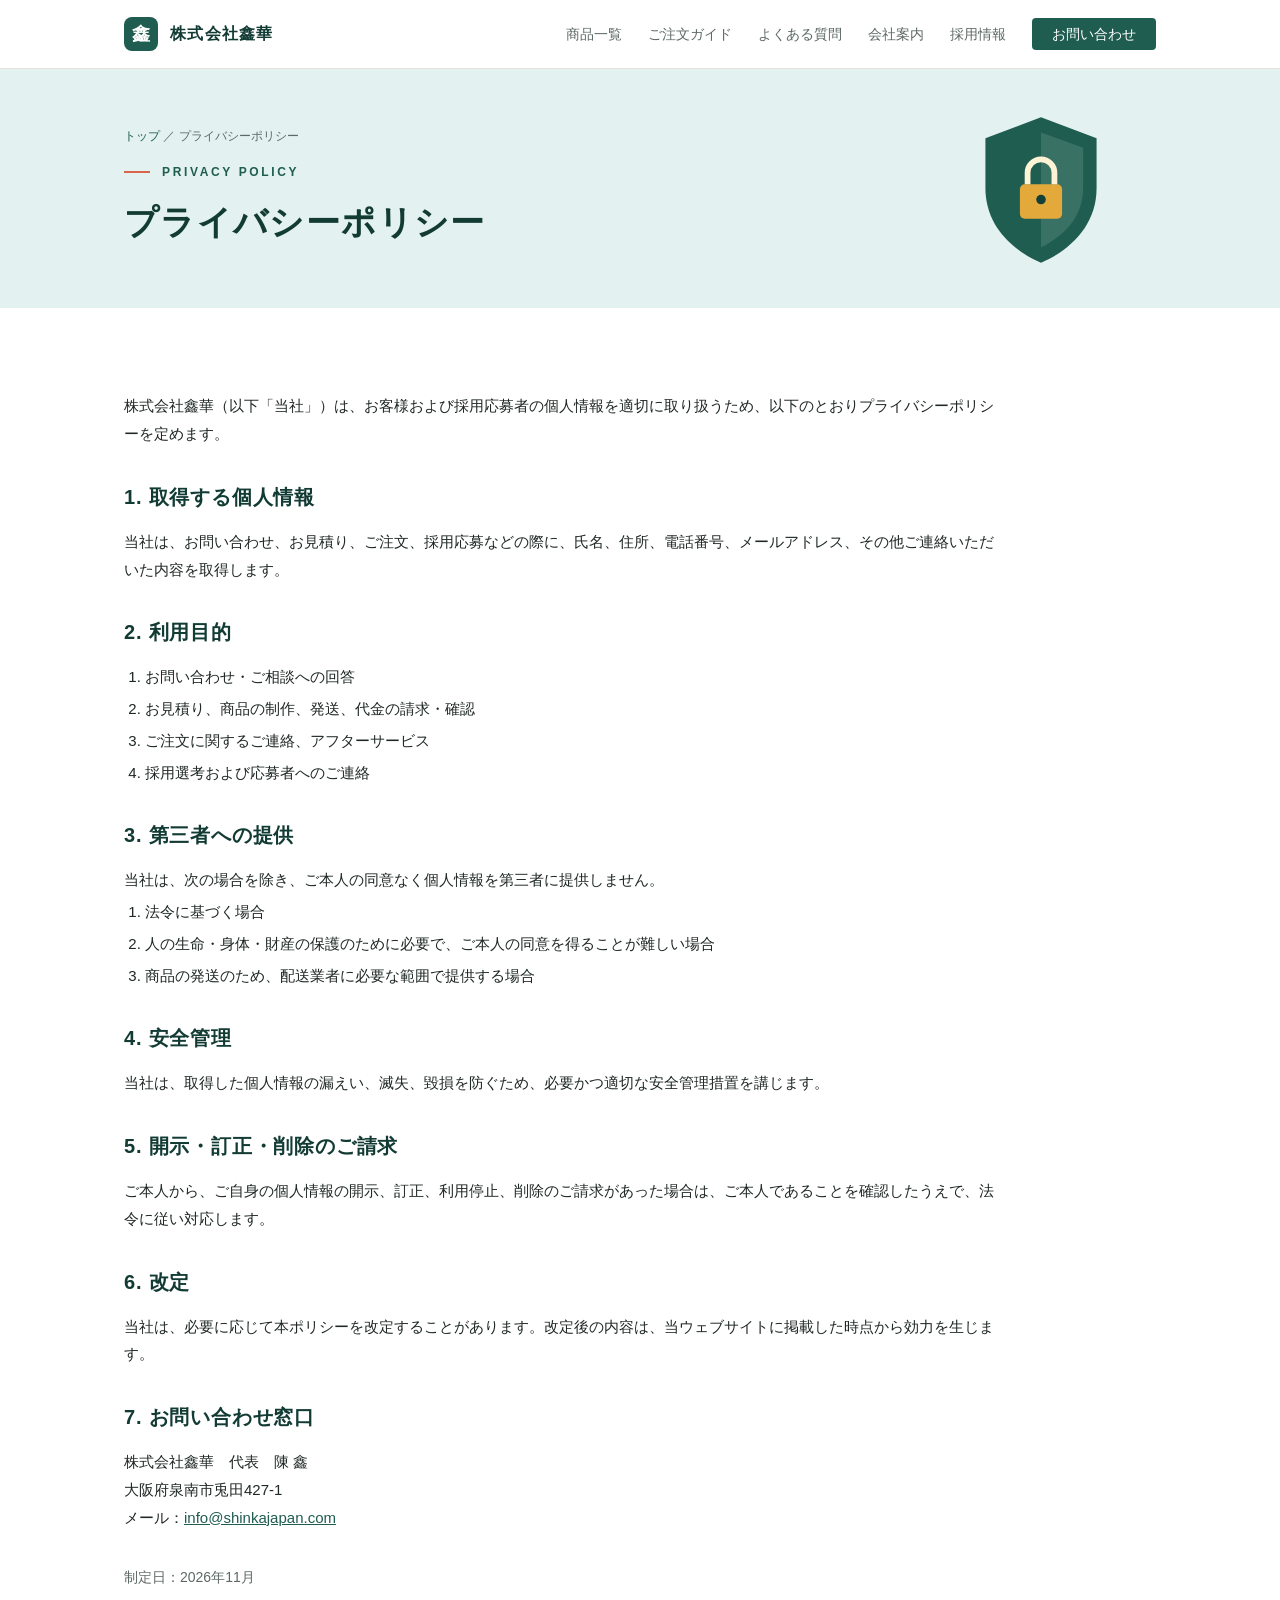
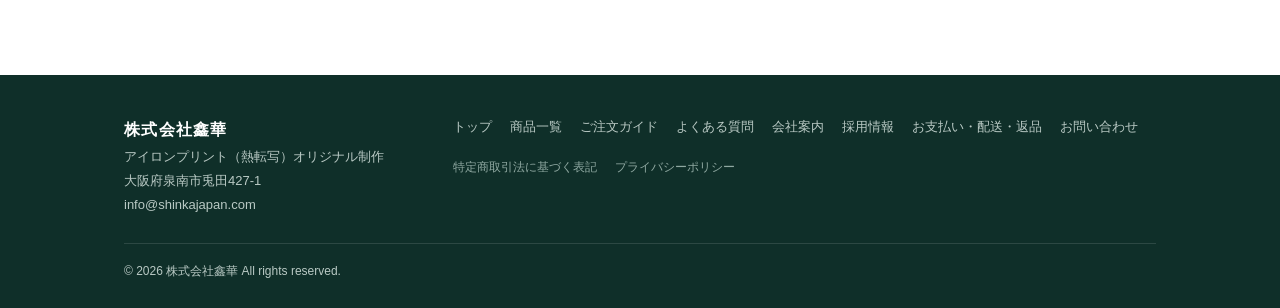
<file: privacy.html>
<!doctype html>
<html lang="ja">
<head>
<meta charset="utf-8">
<meta name="viewport" content="width=device-width, initial-scale=1">
<title>プライバシーポリシー | 株式会社鑫華</title>
<meta name="description" content="株式会社鑫華の個人情報の取り扱いについて。">
<meta name="theme-color" content="#1f5d50">
<link rel="canonical" href="https://shinkajapan.com/privacy.html">
<meta property="og:type" content="website">
<meta property="og:site_name" content="株式会社鑫華">
<meta property="og:title" content="プライバシーポリシー | 株式会社鑫華">
<meta property="og:description" content="株式会社鑫華の個人情報の取り扱いについて。">
<meta property="og:url" content="https://shinkajapan.com/privacy.html">
<meta property="og:image" content="https://shinkajapan.com/og.png">
<meta property="og:locale" content="ja_JP">
<meta name="twitter:card" content="summary_large_image">
<link rel="icon" href="favicon.svg" type="image/svg+xml">
<link rel="stylesheet" href="style.css">
</head>
<body>
<header>
 <div class="wrap">
  <a class="brand" href="index.html"><span class="mark">鑫</span><b>株式会社鑫華</b></a>
  <nav class="d"><a href="products.html">商品一覧</a><a href="guide.html">ご注文ガイド</a><a href="faq.html">よくある質問</a><a href="company.html">会社案内</a><a href="recruit.html">採用情報</a><a class="cta" href="contact.html">お問い合わせ</a></nav>
  <details class="m-menu"><summary>メニュー</summary><div><a href="index.html">トップ</a><a href="products.html">商品一覧</a><a href="guide.html">ご注文ガイド</a><a href="faq.html">よくある質問</a><a href="company.html">会社案内</a><a href="recruit.html">採用情報</a><a href="payment.html">お支払い・配送・返品</a><a href="contact.html">お問い合わせ</a></div></details>
 </div>
</header>
<main>
<div class="pagehead teal"><div class="wrap"><div class="ph-art"><svg class="x" viewBox="0 0 240 200" role="img" aria-hidden="true" focusable="false"><path d="M120 24 L178 46 V98 C178 136 152 162 120 176 C88 162 62 136 62 98 V46 Z" fill="#1f5d50"/>
<path d="M120 40 L164 56 V98 C164 128 144 148 120 160 Z" fill="rgba(255,255,255,.12)"/>
<rect x="98" y="94" width="44" height="36" rx="5" fill="#e3a93a"/>
<path d="M106 94 V82 A14 14 0 0 1 134 82 V94" stroke="#fff3d6" stroke-width="6" fill="none"/>
<circle cx="120" cy="110" r="5" fill="#14403a"/></svg></div>
 <div class="crumb"><a href="index.html">トップ</a> ／ プライバシーポリシー</div>
 <span class="eyebrow">PRIVACY POLICY</span>
 <h1>プライバシーポリシー</h1>
 
</div></div>
<section class="sec"><div class="wrap"><div class="legal">
 <p>株式会社鑫華（以下「当社」）は、お客様および採用応募者の個人情報を適切に取り扱うため、以下のとおりプライバシーポリシーを定めます。</p>
 <h2>1. 取得する個人情報</h2>
 <p>当社は、お問い合わせ、お見積り、ご注文、採用応募などの際に、氏名、住所、電話番号、メールアドレス、その他ご連絡いただいた内容を取得します。</p>
 <h2>2. 利用目的</h2>
 <ol>
  <li>お問い合わせ・ご相談への回答</li>
  <li>お見積り、商品の制作、発送、代金の請求・確認</li>
  <li>ご注文に関するご連絡、アフターサービス</li>
  <li>採用選考および応募者へのご連絡</li>
 </ol>
 <h2>3. 第三者への提供</h2>
 <p>当社は、次の場合を除き、ご本人の同意なく個人情報を第三者に提供しません。</p>
 <ol>
  <li>法令に基づく場合</li>
  <li>人の生命・身体・財産の保護のために必要で、ご本人の同意を得ることが難しい場合</li>
  <li>商品の発送のため、配送業者に必要な範囲で提供する場合</li>
 </ol>
 <h2>4. 安全管理</h2>
 <p>当社は、取得した個人情報の漏えい、滅失、毀損を防ぐため、必要かつ適切な安全管理措置を講じます。</p>
 <h2>5. 開示・訂正・削除のご請求</h2>
 <p>ご本人から、ご自身の個人情報の開示、訂正、利用停止、削除のご請求があった場合は、ご本人であることを確認したうえで、法令に従い対応します。</p>
 <h2>6. 改定</h2>
 <p>当社は、必要に応じて本ポリシーを改定することがあります。改定後の内容は、当ウェブサイトに掲載した時点から効力を生じます。</p>
 <h2>7. お問い合わせ窓口</h2>
 <p>株式会社鑫華　代表　陳 鑫<br>大阪府泉南市兎田427-1<br>メール：<a href="mailto:info@shinkajapan.com" style="color:var(--green)">info@shinkajapan.com</a></p>
 <p class="date">制定日：2026年11月</p>
</div></div></section>
</main>
<footer>
 <div class="wrap">
  <div class="f">
   <div><b>株式会社鑫華</b><br>アイロンプリント（熱転写）オリジナル制作<br>大阪府泉南市兎田427-1<br>info@shinkajapan.com</div>
   <div><nav><a href="index.html">トップ</a><a href="products.html">商品一覧</a><a href="guide.html">ご注文ガイド</a><a href="faq.html">よくある質問</a><a href="company.html">会社案内</a><a href="recruit.html">採用情報</a><a href="payment.html">お支払い・配送・返品</a><a href="contact.html">お問い合わせ</a></nav><nav class="legalnav"><a href="tokushoho.html">特定商取引法に基づく表記</a><a href="privacy.html">プライバシーポリシー</a></nav></div>
  </div>
  <small>© 2026 株式会社鑫華 All rights reserved.</small>
 </div>
</footer>

</body>
</html>
</file>
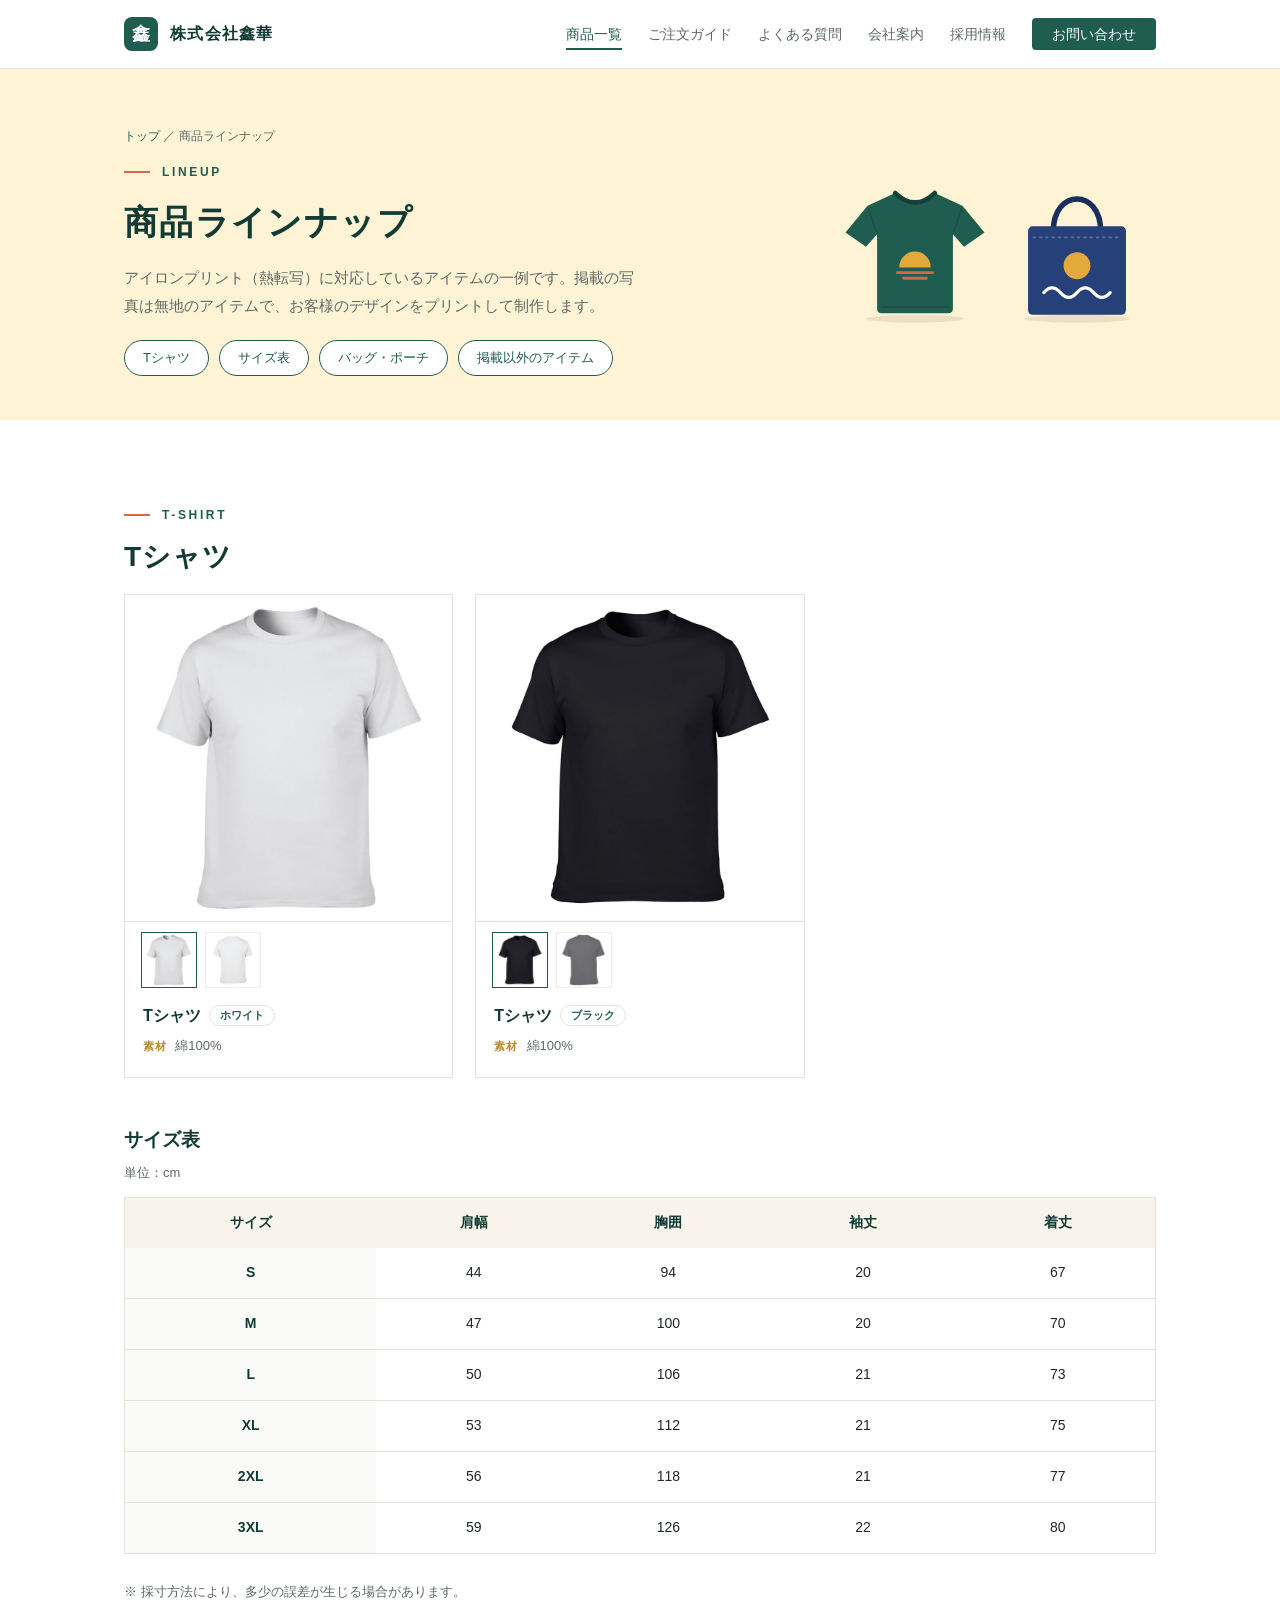
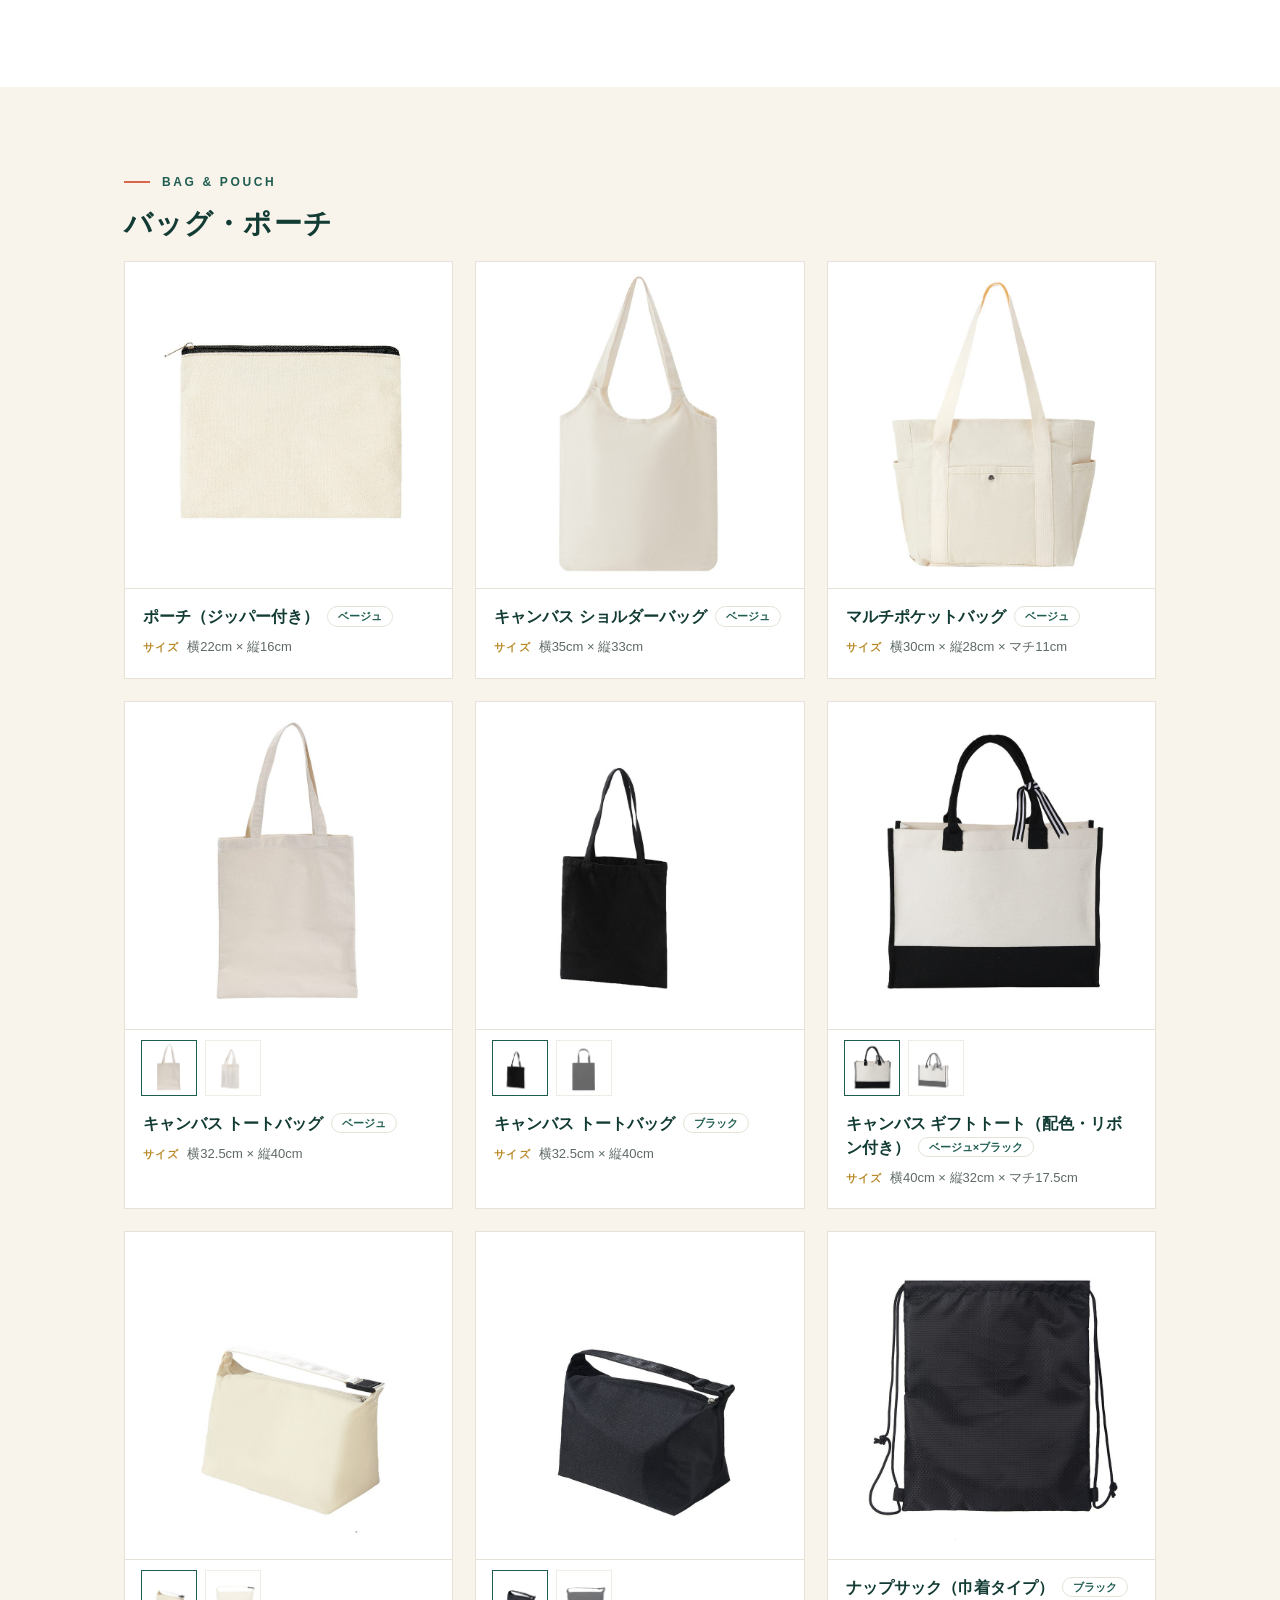
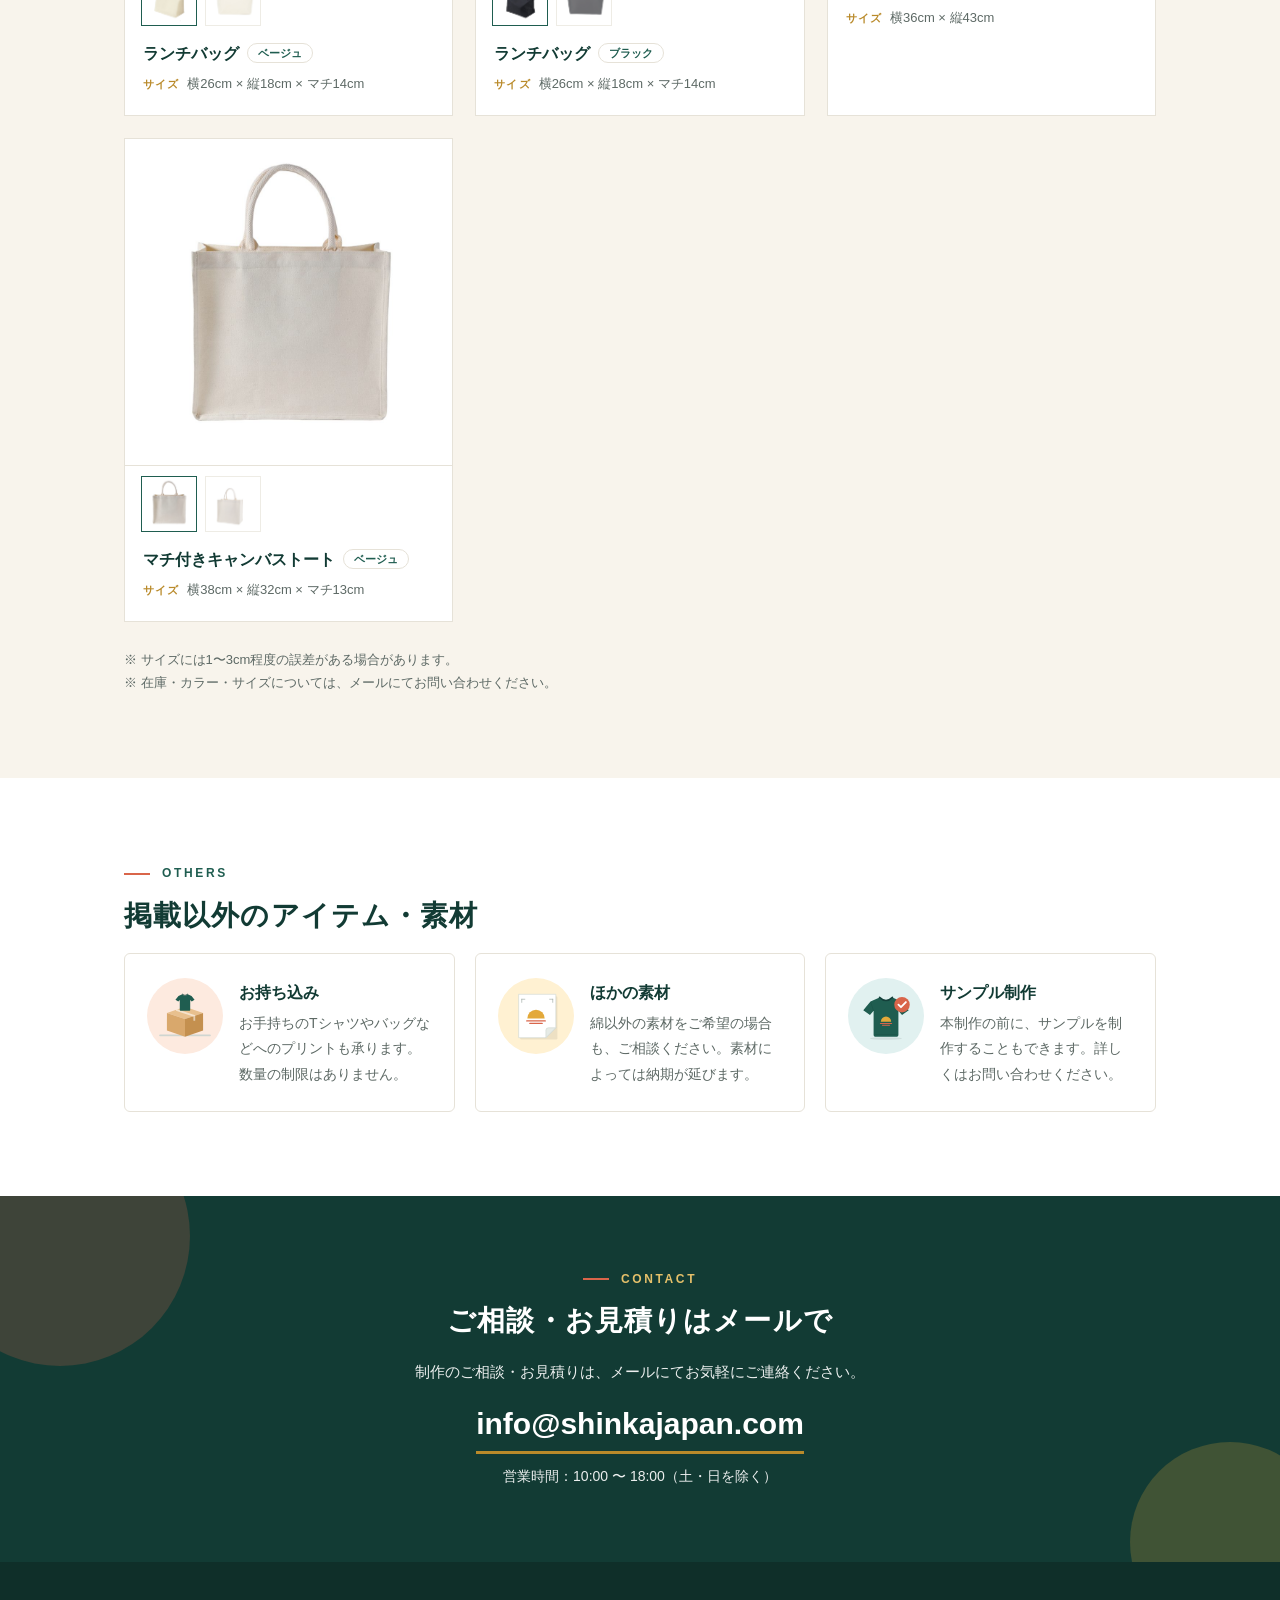
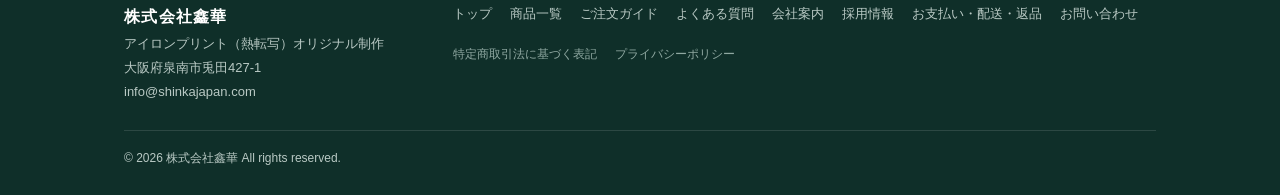
<file: products.html>
<!doctype html>
<html lang="ja">
<head>
<meta charset="utf-8">
<meta name="viewport" content="width=device-width, initial-scale=1">
<title>商品ラインナップ | 株式会社鑫華</title>
<meta name="description" content="株式会社鑫華のアイロンプリント（熱転写）に対応しているアイテムの一覧とTシャツのサイズ表です。持ち込みやサンプル制作も承ります。">
<meta name="theme-color" content="#1f5d50">
<link rel="canonical" href="https://shinkajapan.com/products.html">
<meta property="og:type" content="website">
<meta property="og:site_name" content="株式会社鑫華">
<meta property="og:title" content="商品ラインナップ | 株式会社鑫華">
<meta property="og:description" content="株式会社鑫華のアイロンプリント（熱転写）に対応しているアイテムの一覧とTシャツのサイズ表です。持ち込みやサンプル制作も承ります。">
<meta property="og:url" content="https://shinkajapan.com/products.html">
<meta property="og:image" content="https://shinkajapan.com/og.png">
<meta property="og:locale" content="ja_JP">
<meta name="twitter:card" content="summary_large_image">
<link rel="icon" href="favicon.svg" type="image/svg+xml">
<link rel="stylesheet" href="style.css">
</head>
<body>
<header>
 <div class="wrap">
  <a class="brand" href="index.html"><span class="mark">鑫</span><b>株式会社鑫華</b></a>
  <nav class="d"><a class="cur" href="products.html">商品一覧</a><a href="guide.html">ご注文ガイド</a><a href="faq.html">よくある質問</a><a href="company.html">会社案内</a><a href="recruit.html">採用情報</a><a class="cta" href="contact.html">お問い合わせ</a></nav>
  <details class="m-menu"><summary>メニュー</summary><div><a href="index.html">トップ</a><a href="products.html">商品一覧</a><a href="guide.html">ご注文ガイド</a><a href="faq.html">よくある質問</a><a href="company.html">会社案内</a><a href="recruit.html">採用情報</a><a href="payment.html">お支払い・配送・返品</a><a href="contact.html">お問い合わせ</a></div></details>
 </div>
</header>
<main>
<div class="pagehead sun"><div class="wrap"><div class="ph-art duo"><svg class="x" viewBox="0 0 200 200" role="img" aria-hidden="true" focusable="false"><ellipse cx="100" cy="187" rx="62" ry="5" fill="rgba(0,0,0,.08)"/>
<path d="M75 28 L40 44 L12 78 L38 96 L52 80 L52 174 Q52 180 58 180 L142 180 Q148 180 148 174 L148 80 L162 96 L188 78 L160 44 L125 28 Q100 52 75 28 Z" fill="#1f5d50"/>
<path d="M75 28 Q100 52 125 28" fill="none" stroke="#14403a" stroke-width="6" stroke-linecap="round"/>
<path d="M52 80 L41 47 M148 80 L159 47" stroke="rgba(0,0,0,.14)" stroke-width="2" fill="none"/>
<path d="M57 172 H143" stroke="rgba(0,0,0,.14)" stroke-width="2"/>
<path d="M80 122 A20 20 0 0 1 120 122 Z" fill="#e3a93a"/>
<rect x="76" y="127" width="48" height="3.5" rx="1.7" fill="#d9654a"/>
<rect x="84" y="134" width="32" height="3.5" rx="1.7" fill="#d9654a"/></svg><svg class="x" viewBox="0 0 200 200" role="img" aria-hidden="true" focusable="false"><ellipse cx="100" cy="187" rx="66" ry="5" fill="rgba(0,0,0,.08)"/>
<path d="M70 76 C70 22 130 22 130 76" fill="none" stroke="#1b2f5e" stroke-width="7" stroke-linecap="round"/>
<rect x="38" y="70" width="124" height="112" rx="6" fill="#26407a"/>
<path d="M44 84 H156" stroke="rgba(255,255,255,.25)" stroke-width="2" stroke-dasharray="4 4"/>
<circle cx="100" cy="120" r="17" fill="#e3a93a"/>
<path d="M58 154 q10.5 -12 21 0 t21 0 t21 0 t21 0" fill="none" stroke="#fff" stroke-width="4" stroke-linecap="round" stroke-linejoin="round"/></svg></div>
 <div class="crumb"><a href="index.html">トップ</a> ／ 商品ラインナップ</div>
 <span class="eyebrow">LINEUP</span>
 <h1>商品ラインナップ</h1>
 <p>アイロンプリント（熱転写）に対応しているアイテムの一例です。掲載の写真は無地のアイテムで、お客様のデザインをプリントして制作します。</p><div class="jump"><a href="#tshirt">Tシャツ</a><a href="#size">サイズ表</a><a href="#bag">バッグ・ポーチ</a><a href="#other">掲載以外のアイテム</a></div>
</div></div>
<section class="sec" id="tshirt"><div class="wrap">
 <span class="eyebrow">T-SHIRT</span>
 <h2>Tシャツ</h2>
 <div class="grid">
<article class="pcard" id="tshirt-white">
 <div class="pimg"><img src="images/products/tshirt-white-1.jpg" alt="Tシャツ（ホワイト）" loading="lazy" width="900" height="900"></div>
 <div class="thumbs"><button type="button" class="th on" data-src="images/products/tshirt-white-1.jpg" aria-label="Tシャツ（ホワイト） 画像1"><img src="images/products/tshirt-white-1.jpg" alt="" loading="lazy" width="56" height="56"></button><button type="button" class="th" data-src="images/products/tshirt-white-2.jpg" aria-label="Tシャツ（ホワイト） 画像2"><img src="images/products/tshirt-white-2.jpg" alt="" loading="lazy" width="56" height="56"></button></div>
 <div class="pbody"><h3>Tシャツ<span class="chip">ホワイト</span></h3><p class="size"><span>素材</span>綿100%</p></div>
</article><article class="pcard" id="tshirt-black">
 <div class="pimg"><img src="images/products/tshirt-black-1.jpg" alt="Tシャツ（ブラック）" loading="lazy" width="900" height="900"></div>
 <div class="thumbs"><button type="button" class="th on" data-src="images/products/tshirt-black-1.jpg" aria-label="Tシャツ（ブラック） 画像1"><img src="images/products/tshirt-black-1.jpg" alt="" loading="lazy" width="56" height="56"></button><button type="button" class="th" data-src="images/products/tshirt-black-2.jpg" aria-label="Tシャツ（ブラック） 画像2"><img src="images/products/tshirt-black-2.jpg" alt="" loading="lazy" width="56" height="56"></button></div>
 <div class="pbody"><h3>Tシャツ<span class="chip">ブラック</span></h3><p class="size"><span>素材</span>綿100%</p></div>
</article>
 </div>
 <div class="sz" id="size">
  <h3>サイズ表</h3>
  <p class="u">単位：cm</p>
  <div class="scroll"><table class="size-t">
   <thead><tr><th>サイズ</th><th>肩幅</th><th>胸囲</th><th>袖丈</th><th>着丈</th></tr></thead>
   <tbody><tr><th scope="row">S</th><td>44</td><td>94</td><td>20</td><td>67</td></tr><tr><th scope="row">M</th><td>47</td><td>100</td><td>20</td><td>70</td></tr><tr><th scope="row">L</th><td>50</td><td>106</td><td>21</td><td>73</td></tr><tr><th scope="row">XL</th><td>53</td><td>112</td><td>21</td><td>75</td></tr><tr><th scope="row">2XL</th><td>56</td><td>118</td><td>21</td><td>77</td></tr><tr><th scope="row">3XL</th><td>59</td><td>126</td><td>22</td><td>80</td></tr></tbody>
  </table></div>
  <p class="note">※ 採寸方法により、多少の誤差が生じる場合があります。</p>
 </div>
</div></section>

<section class="sec soft" id="bag"><div class="wrap">
 <span class="eyebrow">BAG &amp; POUCH</span>
 <h2>バッグ・ポーチ</h2>
 <div class="grid">
<article class="pcard" id="pouch">
 <div class="pimg"><img src="images/products/pouch-1.jpg" alt="ポーチ（ジッパー付き）（ベージュ）" loading="lazy" width="900" height="900"></div>
 
 <div class="pbody"><h3>ポーチ（ジッパー付き）<span class="chip">ベージュ</span></h3><p class="size"><span>サイズ</span>横22cm × 縦16cm</p></div>
</article><article class="pcard" id="shoulder-white">
 <div class="pimg"><img src="images/products/shoulder-white-1.jpg" alt="キャンバス ショルダーバッグ（ベージュ）" loading="lazy" width="900" height="900"></div>
 
 <div class="pbody"><h3>キャンバス ショルダーバッグ<span class="chip">ベージュ</span></h3><p class="size"><span>サイズ</span>横35cm × 縦33cm</p></div>
</article><article class="pcard" id="multipocket">
 <div class="pimg"><img src="images/products/multipocket-1.jpg" alt="マルチポケットバッグ（ベージュ）" loading="lazy" width="900" height="900"></div>
 
 <div class="pbody"><h3>マルチポケットバッグ<span class="chip">ベージュ</span></h3><p class="size"><span>サイズ</span>横30cm × 縦28cm × マチ11cm</p></div>
</article><article class="pcard" id="tote-white">
 <div class="pimg"><img src="images/products/tote-white-1.jpg" alt="キャンバス トートバッグ（ベージュ）" loading="lazy" width="900" height="900"></div>
 <div class="thumbs"><button type="button" class="th on" data-src="images/products/tote-white-1.jpg" aria-label="キャンバス トートバッグ（ベージュ） 画像1"><img src="images/products/tote-white-1.jpg" alt="" loading="lazy" width="56" height="56"></button><button type="button" class="th" data-src="images/products/tote-white-2.jpg" aria-label="キャンバス トートバッグ（ベージュ） 画像2"><img src="images/products/tote-white-2.jpg" alt="" loading="lazy" width="56" height="56"></button></div>
 <div class="pbody"><h3>キャンバス トートバッグ<span class="chip">ベージュ</span></h3><p class="size"><span>サイズ</span>横32.5cm × 縦40cm</p></div>
</article><article class="pcard" id="tote-black">
 <div class="pimg"><img src="images/products/tote-black-1.jpg" alt="キャンバス トートバッグ（ブラック）" loading="lazy" width="900" height="900"></div>
 <div class="thumbs"><button type="button" class="th on" data-src="images/products/tote-black-1.jpg" aria-label="キャンバス トートバッグ（ブラック） 画像1"><img src="images/products/tote-black-1.jpg" alt="" loading="lazy" width="56" height="56"></button><button type="button" class="th" data-src="images/products/tote-black-2.jpg" aria-label="キャンバス トートバッグ（ブラック） 画像2"><img src="images/products/tote-black-2.jpg" alt="" loading="lazy" width="56" height="56"></button></div>
 <div class="pbody"><h3>キャンバス トートバッグ<span class="chip">ブラック</span></h3><p class="size"><span>サイズ</span>横32.5cm × 縦40cm</p></div>
</article><article class="pcard" id="gift-tote">
 <div class="pimg"><img src="images/products/gift-tote-1.jpg" alt="キャンバス ギフトトート（配色・リボン付き）（ベージュ×ブラック）" loading="lazy" width="900" height="900"></div>
 <div class="thumbs"><button type="button" class="th on" data-src="images/products/gift-tote-1.jpg" aria-label="キャンバス ギフトトート（配色・リボン付き）（ベージュ×ブラック） 画像1"><img src="images/products/gift-tote-1.jpg" alt="" loading="lazy" width="56" height="56"></button><button type="button" class="th" data-src="images/products/gift-tote-2.jpg" aria-label="キャンバス ギフトトート（配色・リボン付き）（ベージュ×ブラック） 画像2"><img src="images/products/gift-tote-2.jpg" alt="" loading="lazy" width="56" height="56"></button></div>
 <div class="pbody"><h3>キャンバス ギフトトート（配色・リボン付き）<span class="chip">ベージュ×ブラック</span></h3><p class="size"><span>サイズ</span>横40cm × 縦32cm × マチ17.5cm</p></div>
</article><article class="pcard" id="lunch-white">
 <div class="pimg"><img src="images/products/lunch-white-1.jpg" alt="ランチバッグ（ベージュ）" loading="lazy" width="900" height="900"></div>
 <div class="thumbs"><button type="button" class="th on" data-src="images/products/lunch-white-1.jpg" aria-label="ランチバッグ（ベージュ） 画像1"><img src="images/products/lunch-white-1.jpg" alt="" loading="lazy" width="56" height="56"></button><button type="button" class="th" data-src="images/products/lunch-white-2.jpg" aria-label="ランチバッグ（ベージュ） 画像2"><img src="images/products/lunch-white-2.jpg" alt="" loading="lazy" width="56" height="56"></button></div>
 <div class="pbody"><h3>ランチバッグ<span class="chip">ベージュ</span></h3><p class="size"><span>サイズ</span>横26cm × 縦18cm × マチ14cm</p></div>
</article><article class="pcard" id="lunch-black">
 <div class="pimg"><img src="images/products/lunch-black-1.jpg" alt="ランチバッグ（ブラック）" loading="lazy" width="900" height="900"></div>
 <div class="thumbs"><button type="button" class="th on" data-src="images/products/lunch-black-1.jpg" aria-label="ランチバッグ（ブラック） 画像1"><img src="images/products/lunch-black-1.jpg" alt="" loading="lazy" width="56" height="56"></button><button type="button" class="th" data-src="images/products/lunch-black-2.jpg" aria-label="ランチバッグ（ブラック） 画像2"><img src="images/products/lunch-black-2.jpg" alt="" loading="lazy" width="56" height="56"></button></div>
 <div class="pbody"><h3>ランチバッグ<span class="chip">ブラック</span></h3><p class="size"><span>サイズ</span>横26cm × 縦18cm × マチ14cm</p></div>
</article><article class="pcard" id="drawstring">
 <div class="pimg"><img src="images/products/drawstring-1.jpg" alt="ナップサック（巾着タイプ）（ブラック）" loading="lazy" width="900" height="900"></div>
 
 <div class="pbody"><h3>ナップサック（巾着タイプ）<span class="chip">ブラック</span></h3><p class="size"><span>サイズ</span>横36cm × 縦43cm</p></div>
</article><article class="pcard" id="box-tote-white">
 <div class="pimg"><img src="images/products/box-tote-white-1.jpg" alt="マチ付きキャンバストート（ベージュ）" loading="lazy" width="900" height="900"></div>
 <div class="thumbs"><button type="button" class="th on" data-src="images/products/box-tote-white-1.jpg" aria-label="マチ付きキャンバストート（ベージュ） 画像1"><img src="images/products/box-tote-white-1.jpg" alt="" loading="lazy" width="56" height="56"></button><button type="button" class="th" data-src="images/products/box-tote-white-2.jpg" aria-label="マチ付きキャンバストート（ベージュ） 画像2"><img src="images/products/box-tote-white-2.jpg" alt="" loading="lazy" width="56" height="56"></button></div>
 <div class="pbody"><h3>マチ付きキャンバストート<span class="chip">ベージュ</span></h3><p class="size"><span>サイズ</span>横38cm × 縦32cm × マチ13cm</p></div>
</article>
 </div>
 <p class="note">※ サイズには1〜3cm程度の誤差がある場合があります。<br>※ 在庫・カラー・サイズについては、メールにてお問い合わせください。</p>
</div></section>

<section class="sec" id="other"><div class="wrap">
 <span class="eyebrow">OTHERS</span>
 <h2>掲載以外のアイテム・素材</h2>
 <div class="cards">
  <div class="cap"><span class="ic"><svg class="x" viewBox="0 0 240 200" role="img" aria-hidden="true" focusable="false"><rect x="20" y="172" width="200" height="6" rx="3" fill="#cfd6d1"/>
<path d="M50 88 L120 64 L190 88 L120 112 Z" fill="#e8c08e"/>
<path d="M50 88 V156 L120 180 V112 Z" fill="#d9a86c"/>
<path d="M190 88 V156 L120 180 V112 Z" fill="#c4904f"/>
<path d="M86 76 L156 100 V118" stroke="#fff" stroke-width="7" fill="none" opacity=".55"/>
<g transform="translate(78 4) scale(.42)"><path d="M75 28 L40 44 L12 78 L38 96 L52 80 L52 174 Q52 180 58 180 L142 180 Q148 180 148 174 L148 80 L162 96 L188 78 L160 44 L125 28 Q100 52 75 28 Z" fill="#1f5d50"/><path d="M75 28 Q100 52 125 28" fill="none" stroke="#14403a" stroke-width="6" stroke-linecap="round"/></g></svg></span><div><h3>お持ち込み</h3><p>お手持ちのTシャツやバッグなどへのプリントも承ります。数量の制限はありません。</p></div></div>
  <div class="cap"><span class="ic"><svg class="x" viewBox="0 0 200 200" role="img" aria-hidden="true" focusable="false"><rect x="49" y="36" width="120" height="140" rx="4" fill="rgba(0,0,0,.07)"/>
<path d="M44 30 H164 V138 L132 170 H44 Z" fill="#fff" stroke="#cfd6d1" stroke-width="2" stroke-linejoin="round"/>
<path d="M164 138 L132 170 V146 Q132 138 140 138 Z" fill="#e6ebe6" stroke="#cfd6d1" stroke-width="2" stroke-linejoin="round"/>
<path d="M72 108 A28 28 0 0 1 128 108 Z" fill="#e3a93a"/>
<rect x="68" y="114" width="64" height="4" rx="2" fill="#d9654a"/>
<rect x="78" y="122" width="44" height="4" rx="2" fill="#d9654a"/>
<path d="M54 46 v10 M54 46 h10 M154 46 v10 M154 46 h-10" stroke="#9aa6a0" stroke-width="2" fill="none" stroke-linecap="round"/></svg></span><div><h3>ほかの素材</h3><p>綿以外の素材をご希望の場合も、ご相談ください。素材によっては納期が延びます。</p></div></div>
  <div class="cap"><span class="ic"><svg class="x" viewBox="0 0 240 200" role="img" aria-hidden="true" focusable="false"><g transform="translate(20 0)"><ellipse cx="100" cy="187" rx="62" ry="5" fill="rgba(0,0,0,.08)"/>
<path d="M75 28 L40 44 L12 78 L38 96 L52 80 L52 174 Q52 180 58 180 L142 180 Q148 180 148 174 L148 80 L162 96 L188 78 L160 44 L125 28 Q100 52 75 28 Z" fill="#1f5d50"/>
<path d="M75 28 Q100 52 125 28" fill="none" stroke="#14403a" stroke-width="6" stroke-linecap="round"/>
<path d="M52 80 L41 47 M148 80 L159 47" stroke="rgba(0,0,0,.14)" stroke-width="2" fill="none"/>
<path d="M57 172 H143" stroke="rgba(0,0,0,.14)" stroke-width="2"/>
<path d="M80 122 A20 20 0 0 1 120 122 Z" fill="#e3a93a"/>
<rect x="76" y="127" width="48" height="3.5" rx="1.7" fill="#d9654a"/>
<rect x="84" y="134" width="32" height="3.5" rx="1.7" fill="#d9654a"/></g>
<circle cx="182" cy="56" r="30" fill="#d9654a"/>
<path d="M168 56 L178 66 L197 46" stroke="#fff" stroke-width="7" fill="none" stroke-linecap="round" stroke-linejoin="round"/></svg></span><div><h3>サンプル制作</h3><p>本制作の前に、サンプルを制作することもできます。詳しくはお問い合わせください。</p></div></div>
 </div>
</div></section>
<section class="cband"><div class="wrap">
 <span class="eyebrow">CONTACT</span>
 <h2>ご相談・お見積りはメールで</h2>
 <p>制作のご相談・お見積りは、メールにてお気軽にご連絡ください。</p>
 <a class="mailbig" href="mailto:info@shinkajapan.com">info@shinkajapan.com</a>
 <p style="font-size:14px">営業時間：10:00 〜 18:00（土・日を除く）</p>
</div></section>
</main>
<footer>
 <div class="wrap">
  <div class="f">
   <div><b>株式会社鑫華</b><br>アイロンプリント（熱転写）オリジナル制作<br>大阪府泉南市兎田427-1<br>info@shinkajapan.com</div>
   <div><nav><a href="index.html">トップ</a><a href="products.html">商品一覧</a><a href="guide.html">ご注文ガイド</a><a href="faq.html">よくある質問</a><a href="company.html">会社案内</a><a href="recruit.html">採用情報</a><a href="payment.html">お支払い・配送・返品</a><a href="contact.html">お問い合わせ</a></nav><nav class="legalnav"><a href="tokushoho.html">特定商取引法に基づく表記</a><a href="privacy.html">プライバシーポリシー</a></nav></div>
  </div>
  <small>© 2026 株式会社鑫華 All rights reserved.</small>
 </div>
</footer>
<script>
document.querySelectorAll('.pcard').forEach(function(c){var m=c.querySelector('.pimg img');
c.querySelectorAll('.th').forEach(function(b){b.addEventListener('click',function(){m.src=b.getAttribute('data-src');
c.querySelectorAll('.th').forEach(function(x){x.classList.remove('on')});b.classList.add('on');});});});
</script>
</body>
</html>
</file>
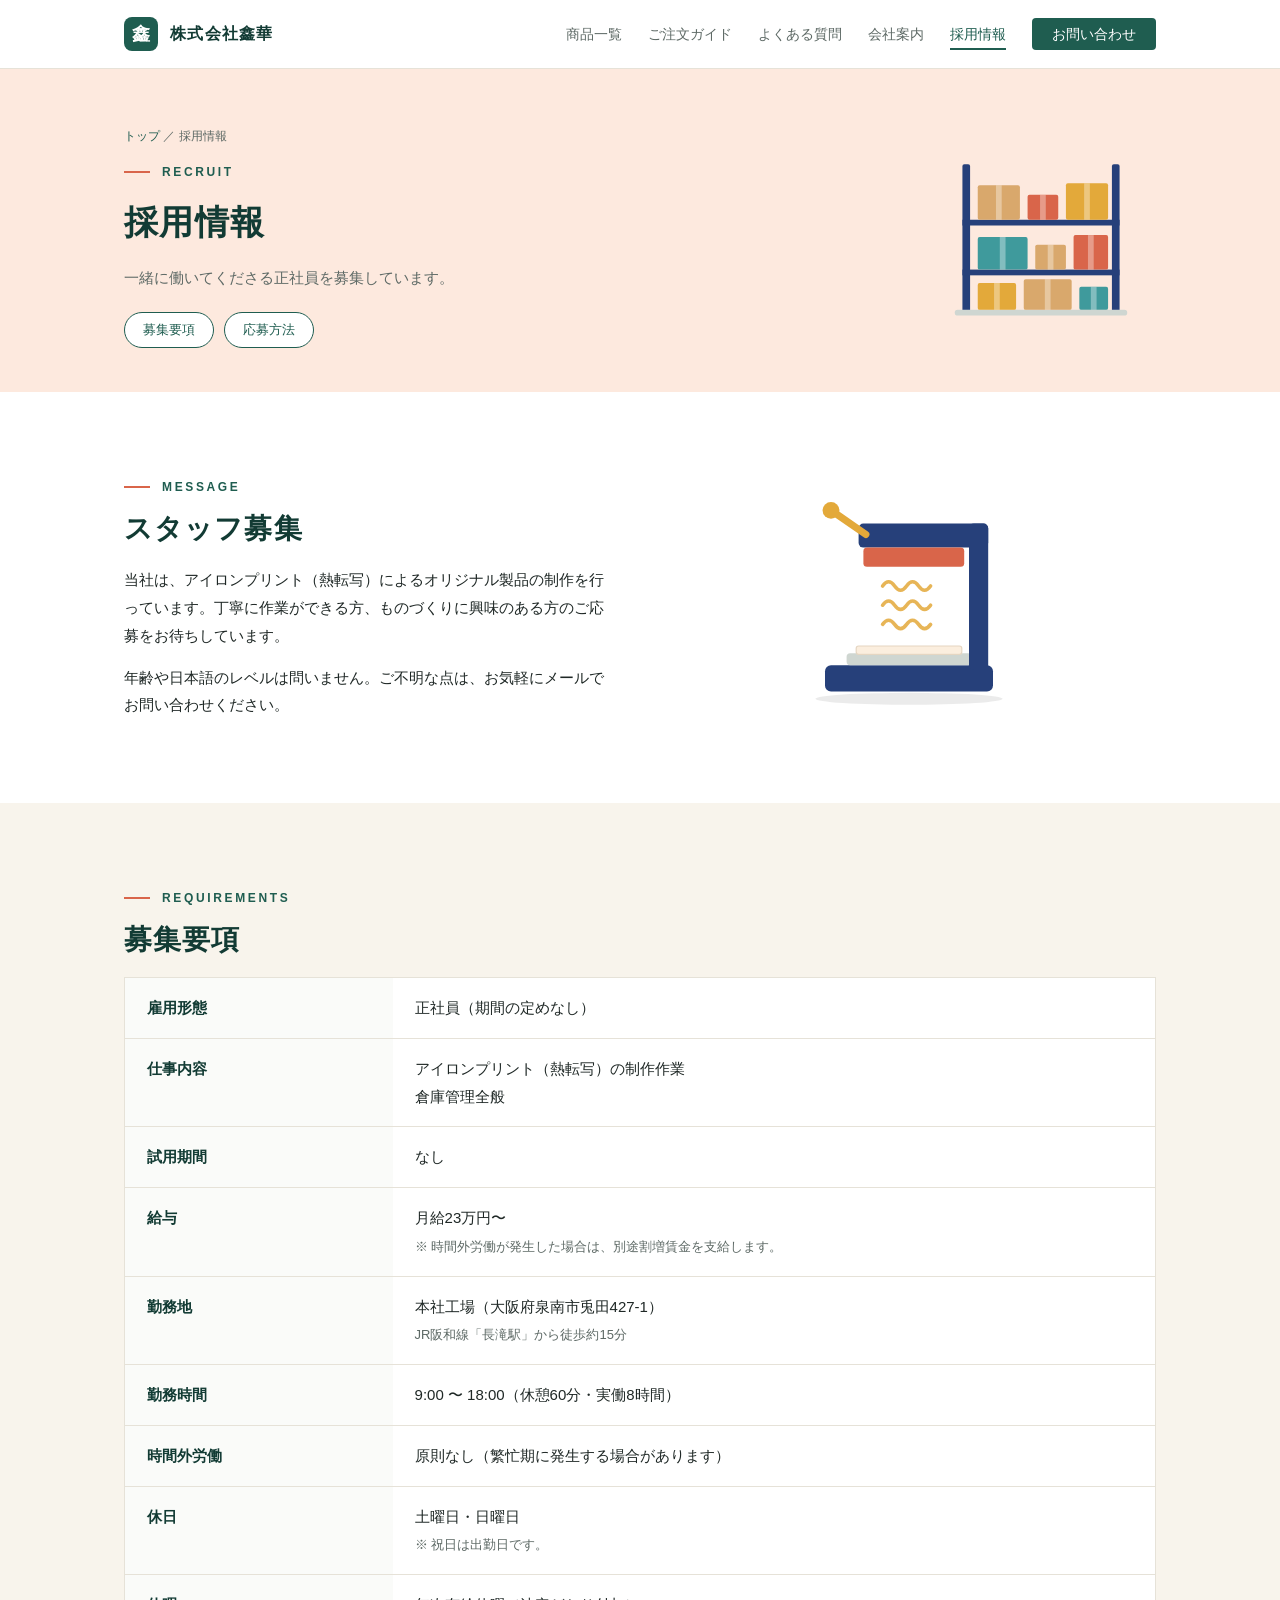
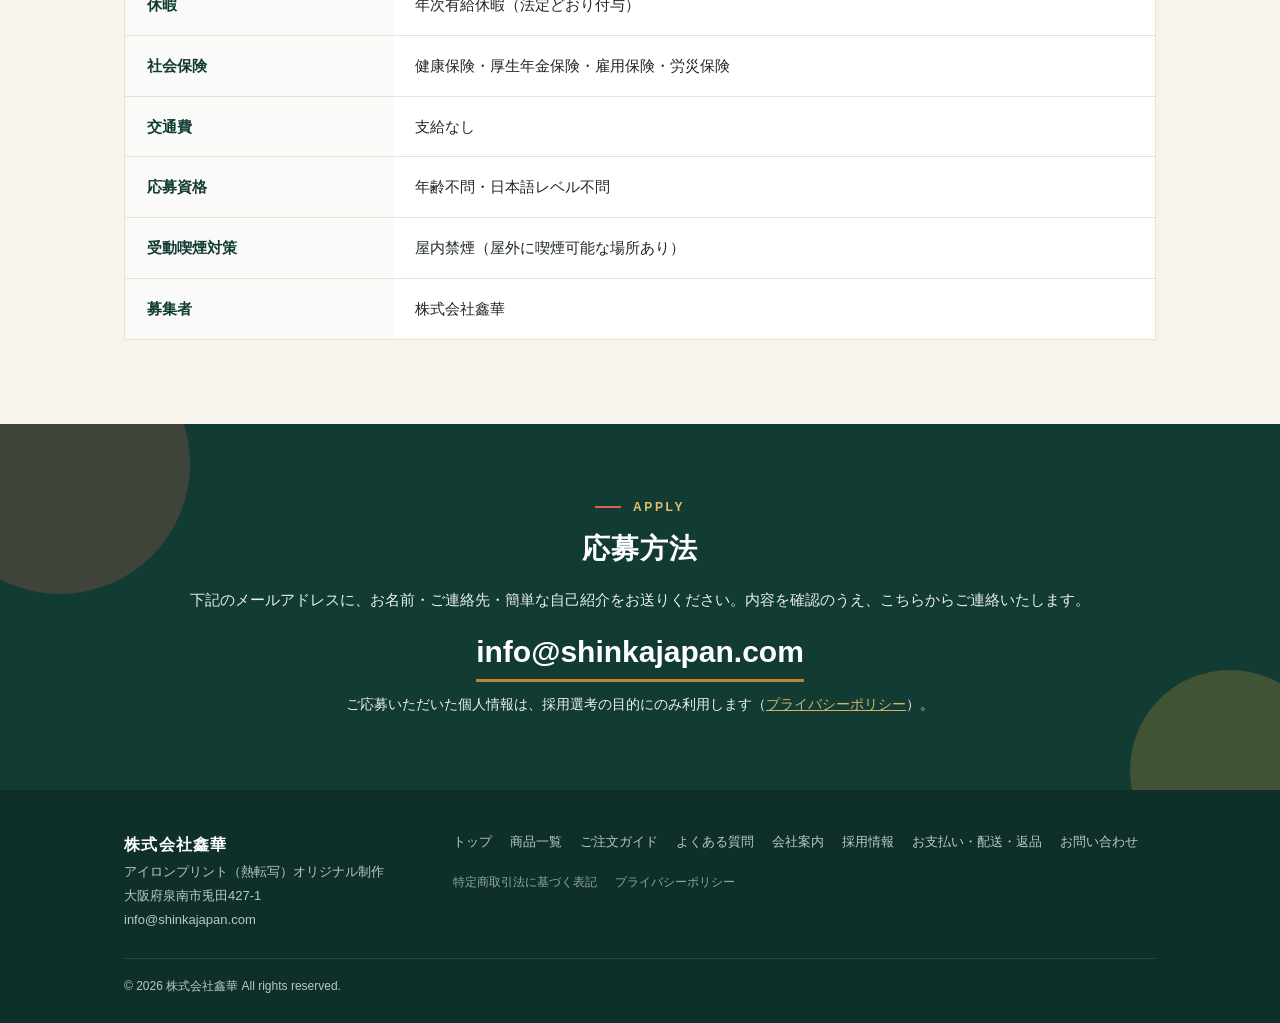
<file: recruit.html>
<!doctype html>
<html lang="ja">
<head>
<meta charset="utf-8">
<meta name="viewport" content="width=device-width, initial-scale=1">
<title>採用情報 | 株式会社鑫華</title>
<meta name="description" content="株式会社鑫華の正社員募集のご案内です。アイロンプリント制作・倉庫管理、月給23万円〜、土日休み、年齢・日本語レベル不問。">
<meta name="theme-color" content="#1f5d50">
<link rel="canonical" href="https://shinkajapan.com/recruit.html">
<meta property="og:type" content="website">
<meta property="og:site_name" content="株式会社鑫華">
<meta property="og:title" content="採用情報 | 株式会社鑫華">
<meta property="og:description" content="株式会社鑫華の正社員募集のご案内です。アイロンプリント制作・倉庫管理、月給23万円〜、土日休み、年齢・日本語レベル不問。">
<meta property="og:url" content="https://shinkajapan.com/recruit.html">
<meta property="og:image" content="https://shinkajapan.com/og.png">
<meta property="og:locale" content="ja_JP">
<meta name="twitter:card" content="summary_large_image">
<link rel="icon" href="favicon.svg" type="image/svg+xml">
<link rel="stylesheet" href="style.css">
</head>
<body>
<header>
 <div class="wrap">
  <a class="brand" href="index.html"><span class="mark">鑫</span><b>株式会社鑫華</b></a>
  <nav class="d"><a href="products.html">商品一覧</a><a href="guide.html">ご注文ガイド</a><a href="faq.html">よくある質問</a><a href="company.html">会社案内</a><a class="cur" href="recruit.html">採用情報</a><a class="cta" href="contact.html">お問い合わせ</a></nav>
  <details class="m-menu"><summary>メニュー</summary><div><a href="index.html">トップ</a><a href="products.html">商品一覧</a><a href="guide.html">ご注文ガイド</a><a href="faq.html">よくある質問</a><a href="company.html">会社案内</a><a href="recruit.html">採用情報</a><a href="payment.html">お支払い・配送・返品</a><a href="contact.html">お問い合わせ</a></div></details>
 </div>
</header>
<main>
<div class="pagehead blush"><div class="wrap"><div class="ph-art"><svg class="x" viewBox="0 0 240 200" role="img" aria-hidden="true" focusable="false"><rect x="38" y="24" width="8" height="156" rx="2" fill="#26407a"/>
<rect x="194" y="24" width="8" height="156" rx="2" fill="#26407a"/>
<rect x="38" y="82" width="164" height="6" fill="#26407a"/>
<rect x="38" y="134" width="164" height="6" fill="#26407a"/>
<rect x="30" y="176" width="180" height="6" rx="3" fill="#cfd6d1"/>
<rect x="54" y="46" width="44" height="36" rx="2" fill="#d9a86c"/><rect x="73.0" y="46" width="6" height="36" fill="rgba(255,255,255,.35)"/><rect x="106" y="56" width="32" height="26" rx="2" fill="#d9654a"/><rect x="119.0" y="56" width="6" height="26" fill="rgba(255,255,255,.35)"/><rect x="146" y="44" width="44" height="38" rx="2" fill="#e3a93a"/><rect x="165.0" y="44" width="6" height="38" fill="rgba(255,255,255,.35)"/>
<rect x="54" y="100" width="52" height="34" rx="2" fill="#3f9a9c"/><rect x="77.0" y="100" width="6" height="34" fill="rgba(255,255,255,.35)"/><rect x="114" y="108" width="32" height="26" rx="2" fill="#d9a86c"/><rect x="127.0" y="108" width="6" height="26" fill="rgba(255,255,255,.35)"/><rect x="154" y="98" width="36" height="36" rx="2" fill="#d9654a"/><rect x="169.0" y="98" width="6" height="36" fill="rgba(255,255,255,.35)"/>
<rect x="54" y="148" width="40" height="28" rx="2" fill="#e3a93a"/><rect x="71.0" y="148" width="6" height="28" fill="rgba(255,255,255,.35)"/><rect x="102" y="144" width="50" height="32" rx="2" fill="#d9a86c"/><rect x="124.0" y="144" width="6" height="32" fill="rgba(255,255,255,.35)"/><rect x="160" y="152" width="30" height="24" rx="2" fill="#3f9a9c"/><rect x="172.0" y="152" width="6" height="24" fill="rgba(255,255,255,.35)"/></svg></div>
 <div class="crumb"><a href="index.html">トップ</a> ／ 採用情報</div>
 <span class="eyebrow">RECRUIT</span>
 <h1>採用情報</h1>
 <p>一緒に働いてくださる正社員を募集しています。</p><div class="jump"><a href="#req">募集要項</a><a href="#apply">応募方法</a></div>
</div></div>
<section class="sec"><div class="wrap">
 <div class="two">
  <div>
   <span class="eyebrow">MESSAGE</span>
   <h2>スタッフ募集</h2>
   <p>当社は、アイロンプリント（熱転写）によるオリジナル製品の制作を行っています。丁寧に作業ができる方、ものづくりに興味のある方のご応募をお待ちしています。</p>
   <p>年齢や日本語のレベルは問いません。ご不明な点は、お気軽にメールでお問い合わせください。</p>
  </div>
  <div style="display:flex;align-items:center;justify-content:center"><svg style="width:240px;max-width:100%;height:auto" viewBox="0 0 200 200" role="img" aria-hidden="true" focusable="false"><ellipse cx="100" cy="184" rx="78" ry="5" fill="rgba(0,0,0,.08)"/>
<rect x="30" y="156" width="140" height="22" rx="5" fill="#26407a"/>
<rect x="48" y="146" width="104" height="10" rx="3" fill="#cfd6d1"/>
<rect x="56" y="140" width="88" height="7" rx="2" fill="#fbeede" stroke="#e5d6c2" stroke-width="1"/>
<rect x="150" y="38" width="16" height="122" rx="4" fill="#26407a"/>
<rect x="58" y="38" width="108" height="20" rx="4" fill="#26407a"/>
<rect x="62" y="58" width="84" height="16" rx="3" fill="#d9654a"/>
<path d="M64 47 L38 29" stroke="#e3a93a" stroke-width="6" stroke-linecap="round"/>
<circle cx="35" cy="27" r="7" fill="#e3a93a"/>
<path d="M78 90 q5 -7 10 0 t10 0 t10 0 t10 0 M78 106 q5 -7 10 0 t10 0 t10 0 t10 0 M78 122 q5 -7 10 0 t10 0 t10 0 t10 0" fill="none" stroke="#e3a93a" stroke-width="3" stroke-linecap="round" stroke-linejoin="round" opacity=".85"/></svg></div>
 </div>
</div></section>

<section class="sec soft" id="req"><div class="wrap">
 <span class="eyebrow">REQUIREMENTS</span>
 <h2>募集要項</h2>
 <table class="info">
  <tr><th>雇用形態</th><td>正社員（期間の定めなし）</td></tr>
  <tr><th>仕事内容</th><td>アイロンプリント（熱転写）の制作作業<br>倉庫管理全般</td></tr>
  <tr><th>試用期間</th><td>なし</td></tr>
  <tr><th>給与</th><td>月給23万円〜<br><span style="font-size:13px;color:var(--sub)">※ 時間外労働が発生した場合は、別途割増賃金を支給します。</span></td></tr>
  <tr><th>勤務地</th><td>本社工場（大阪府泉南市兎田427-1）<br><span style="font-size:13px;color:var(--sub)">JR阪和線「長滝駅」から徒歩約15分</span></td></tr>
  <tr><th>勤務時間</th><td>9:00 〜 18:00（休憩60分・実働8時間）</td></tr>
  <tr><th>時間外労働</th><td>原則なし（繁忙期に発生する場合があります）</td></tr>
  <tr><th>休日</th><td>土曜日・日曜日<br><span style="font-size:13px;color:var(--sub)">※ 祝日は出勤日です。</span></td></tr>
  <tr><th>休暇</th><td>年次有給休暇（法定どおり付与）</td></tr>
  <tr><th>社会保険</th><td>健康保険・厚生年金保険・雇用保険・労災保険</td></tr>
  <tr><th>交通費</th><td>支給なし</td></tr>
  <tr><th>応募資格</th><td>年齢不問・日本語レベル不問</td></tr>
  <tr><th>受動喫煙対策</th><td>屋内禁煙（屋外に喫煙可能な場所あり）</td></tr>
  <tr><th>募集者</th><td>株式会社鑫華</td></tr>
 </table>
</div></section>

<section class="cband" id="apply"><div class="wrap">
 <span class="eyebrow">APPLY</span>
 <h2>応募方法</h2>
 <p>下記のメールアドレスに、お名前・ご連絡先・簡単な自己紹介をお送りください。内容を確認のうえ、こちらからご連絡いたします。</p>
 <a class="mailbig" href="mailto:info@shinkajapan.com?subject=%E6%AD%A3%E7%A4%BE%E5%93%A1%E3%81%AE%E6%8E%A1%E7%94%A8%E3%81%AB%E3%81%A4%E3%81%84%E3%81%A6&body=%E3%81%8A%E5%90%8D%E5%89%8D%EF%BC%9A%0A%E3%81%94%E9%80%A3%E7%B5%A1%E5%85%88%EF%BC%88%E9%9B%BB%E8%A9%B1%E7%95%AA%E5%8F%B7%E3%81%AA%E3%81%A9%EF%BC%89%EF%BC%9A%0A%E7%B0%A1%E5%8D%98%E3%81%AA%E8%87%AA%E5%B7%B1%E7%B4%B9%E4%BB%8B%EF%BC%9A%0A">info@shinkajapan.com</a>
 <p style="font-size:14px">ご応募いただいた個人情報は、採用選考の目的にのみ利用します（<a href="privacy.html" style="color:#e5c06a">プライバシーポリシー</a>）。</p>
</div></section>
</main>
<footer>
 <div class="wrap">
  <div class="f">
   <div><b>株式会社鑫華</b><br>アイロンプリント（熱転写）オリジナル制作<br>大阪府泉南市兎田427-1<br>info@shinkajapan.com</div>
   <div><nav><a href="index.html">トップ</a><a href="products.html">商品一覧</a><a href="guide.html">ご注文ガイド</a><a href="faq.html">よくある質問</a><a href="company.html">会社案内</a><a href="recruit.html">採用情報</a><a href="payment.html">お支払い・配送・返品</a><a href="contact.html">お問い合わせ</a></nav><nav class="legalnav"><a href="tokushoho.html">特定商取引法に基づく表記</a><a href="privacy.html">プライバシーポリシー</a></nav></div>
  </div>
  <small>© 2026 株式会社鑫華 All rights reserved.</small>
 </div>
</footer>

</body>
</html>
</file>
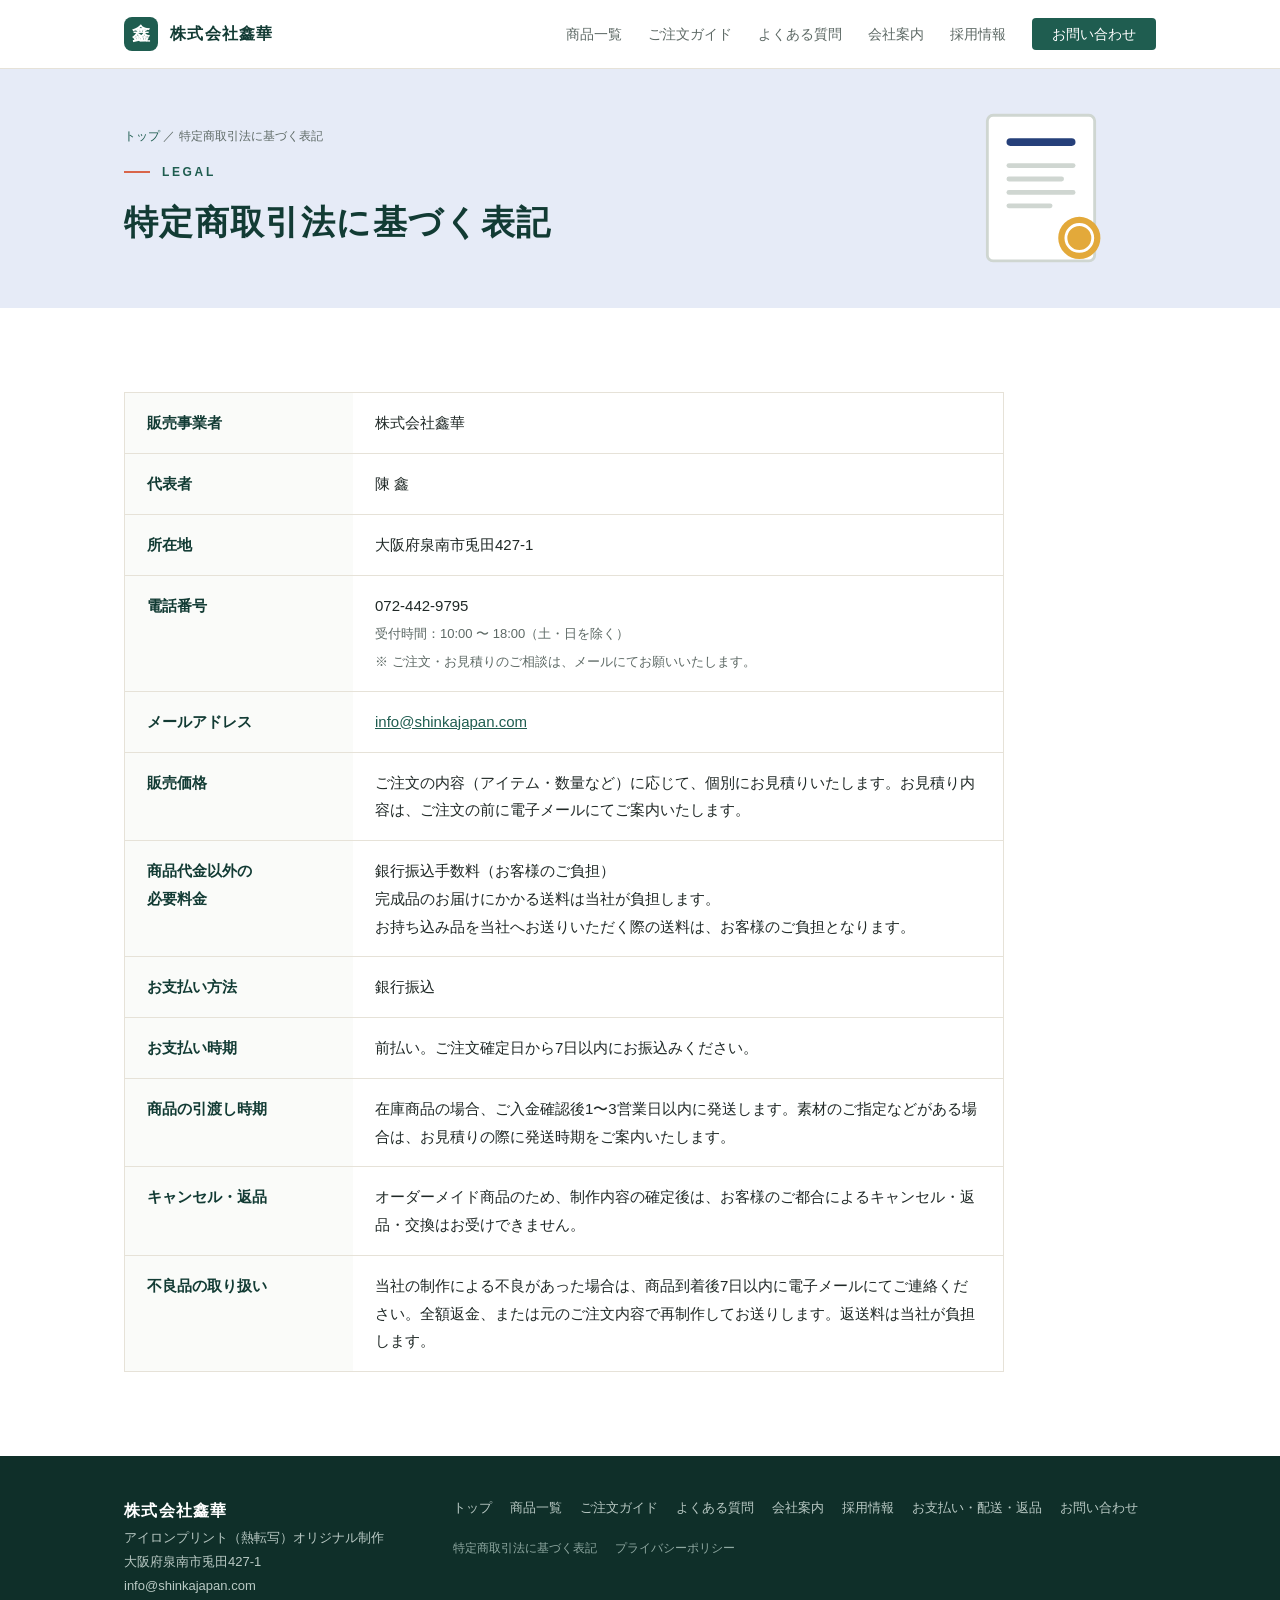
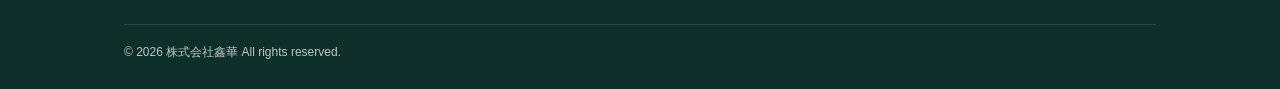
<file: tokushoho.html>
<!doctype html>
<html lang="ja">
<head>
<meta charset="utf-8">
<meta name="viewport" content="width=device-width, initial-scale=1">
<title>特定商取引法に基づく表記 | 株式会社鑫華</title>
<meta name="description" content="株式会社鑫華の特定商取引法に基づく表記です。">
<meta name="theme-color" content="#1f5d50">
<link rel="canonical" href="https://shinkajapan.com/tokushoho.html">
<meta property="og:type" content="website">
<meta property="og:site_name" content="株式会社鑫華">
<meta property="og:title" content="特定商取引法に基づく表記 | 株式会社鑫華">
<meta property="og:description" content="株式会社鑫華の特定商取引法に基づく表記です。">
<meta property="og:url" content="https://shinkajapan.com/tokushoho.html">
<meta property="og:image" content="https://shinkajapan.com/og.png">
<meta property="og:locale" content="ja_JP">
<meta name="twitter:card" content="summary_large_image">
<link rel="icon" href="favicon.svg" type="image/svg+xml">
<link rel="stylesheet" href="style.css">
</head>
<body>
<header>
 <div class="wrap">
  <a class="brand" href="index.html"><span class="mark">鑫</span><b>株式会社鑫華</b></a>
  <nav class="d"><a href="products.html">商品一覧</a><a href="guide.html">ご注文ガイド</a><a href="faq.html">よくある質問</a><a href="company.html">会社案内</a><a href="recruit.html">採用情報</a><a class="cta" href="contact.html">お問い合わせ</a></nav>
  <details class="m-menu"><summary>メニュー</summary><div><a href="index.html">トップ</a><a href="products.html">商品一覧</a><a href="guide.html">ご注文ガイド</a><a href="faq.html">よくある質問</a><a href="company.html">会社案内</a><a href="recruit.html">採用情報</a><a href="payment.html">お支払い・配送・返品</a><a href="contact.html">お問い合わせ</a></div></details>
 </div>
</header>
<main>
<div class="pagehead navy"><div class="wrap"><div class="ph-art"><svg class="x" viewBox="0 0 240 200" role="img" aria-hidden="true" focusable="false"><rect x="64" y="22" width="112" height="152" rx="6" fill="#fff" stroke="#cfd6d1" stroke-width="3"/>
<rect x="84" y="46" width="72" height="8" rx="4" fill="#26407a"/>
<rect x="84" y="72" width="72" height="5" rx="2.5" fill="#cfd6d1"/><rect x="84" y="86" width="60" height="5" rx="2.5" fill="#cfd6d1"/>
<rect x="84" y="100" width="72" height="5" rx="2.5" fill="#cfd6d1"/><rect x="84" y="114" width="48" height="5" rx="2.5" fill="#cfd6d1"/>
<circle cx="160" cy="150" r="22" fill="#e3a93a"/><circle cx="160" cy="150" r="14" fill="none" stroke="#fff" stroke-width="3"/></svg></div>
 <div class="crumb"><a href="index.html">トップ</a> ／ 特定商取引法に基づく表記</div>
 <span class="eyebrow">LEGAL</span>
 <h1>特定商取引法に基づく表記</h1>
 
</div></div>
<section class="sec"><div class="wrap"><div class="legal">
 <table class="info">
  <tr><th>販売事業者</th><td>株式会社鑫華</td></tr>
  <tr><th>代表者</th><td>陳 鑫</td></tr>
  <tr><th>所在地</th><td>大阪府泉南市兎田427-1</td></tr>
  <tr><th>電話番号</th><td>072-442-9795<br><span style="font-size:13px;color:var(--sub)">受付時間：10:00 〜 18:00（土・日を除く）<br>※ ご注文・お見積りのご相談は、メールにてお願いいたします。</span></td></tr>
  <tr><th>メールアドレス</th><td><a href="mailto:info@shinkajapan.com">info@shinkajapan.com</a></td></tr>
  <tr><th>販売価格</th><td>ご注文の内容（アイテム・数量など）に応じて、個別にお見積りいたします。お見積り内容は、ご注文の前に電子メールにてご案内いたします。</td></tr>
  <tr><th>商品代金以外の<br>必要料金</th><td>銀行振込手数料（お客様のご負担）<br>完成品のお届けにかかる送料は当社が負担します。<br>お持ち込み品を当社へお送りいただく際の送料は、お客様のご負担となります。</td></tr>
  <tr><th>お支払い方法</th><td>銀行振込</td></tr>
  <tr><th>お支払い時期</th><td>前払い。ご注文確定日から7日以内にお振込みください。</td></tr>
  <tr><th>商品の引渡し時期</th><td>在庫商品の場合、ご入金確認後1〜3営業日以内に発送します。素材のご指定などがある場合は、お見積りの際に発送時期をご案内いたします。</td></tr>
  <tr><th>キャンセル・返品</th><td>オーダーメイド商品のため、制作内容の確定後は、お客様のご都合によるキャンセル・返品・交換はお受けできません。</td></tr>
  <tr><th>不良品の取り扱い</th><td>当社の制作による不良があった場合は、商品到着後7日以内に電子メールにてご連絡ください。全額返金、または元のご注文内容で再制作してお送りします。返送料は当社が負担します。</td></tr>
 </table>
</div></div></section>
</main>
<footer>
 <div class="wrap">
  <div class="f">
   <div><b>株式会社鑫華</b><br>アイロンプリント（熱転写）オリジナル制作<br>大阪府泉南市兎田427-1<br>info@shinkajapan.com</div>
   <div><nav><a href="index.html">トップ</a><a href="products.html">商品一覧</a><a href="guide.html">ご注文ガイド</a><a href="faq.html">よくある質問</a><a href="company.html">会社案内</a><a href="recruit.html">採用情報</a><a href="payment.html">お支払い・配送・返品</a><a href="contact.html">お問い合わせ</a></nav><nav class="legalnav"><a href="tokushoho.html">特定商取引法に基づく表記</a><a href="privacy.html">プライバシーポリシー</a></nav></div>
  </div>
  <small>© 2026 株式会社鑫華 All rights reserved.</small>
 </div>
</footer>

</body>
</html>
</file>
<file: style.css>
:root{--ink:#1f2826;--sub:#5d6965;--bg:#fff;--soft:#f8f4ec;--green:#1f5d50;--green-d:#123b34;--gold:#b98a2a;--line:#e6e2d8;--coral:#d9654a;--mustard:#e3a93a;--teal:#3f9a9c;--navy:#26407a;--sky:#e9f4f3}
*{box-sizing:border-box;margin:0;padding:0}
html{scroll-behavior:smooth}
body{font-family:"Hiragino Sans","Hiragino Kaku Gothic ProN","Noto Sans JP","Yu Gothic",Meiryo,sans-serif;color:var(--ink);background:var(--bg);line-height:1.85;font-size:15px;-webkit-font-smoothing:antialiased}
a{color:inherit}
img{max-width:100%}
.wrap{max-width:1080px;margin:0 auto;padding:0 24px}

header{position:sticky;top:0;z-index:20;background:rgba(255,255,255,.97);border-bottom:1px solid var(--line)}
header .wrap{display:flex;justify-content:space-between;align-items:center;height:68px}
.brand{display:flex;align-items:center;gap:12px;text-decoration:none}
.mark{width:34px;height:34px;border-radius:8px;background:var(--green);color:#fff;display:grid;place-items:center;font-weight:700;font-size:18px;line-height:1}
.brand b{font-size:16px;letter-spacing:.08em;color:var(--green-d)}
nav.d a{margin-left:26px;font-size:14px;text-decoration:none;color:var(--sub);padding:6px 0;border-bottom:2px solid transparent;transition:color .2s,border-color .2s}
nav.d a:hover,nav.d a.cur{color:var(--green);border-color:var(--green)}
nav.d a.cta{color:#fff;background:var(--green);padding:8px 20px;border-radius:4px;border-bottom:none}
nav.d a.cta:hover{background:var(--green-d)}
.m-menu{display:none;position:relative}
.m-menu summary{list-style:none;cursor:pointer;font-size:14px;color:var(--green);border:1px solid var(--green);padding:6px 16px;border-radius:4px}
.m-menu summary::-webkit-details-marker{display:none}
.m-menu div{position:absolute;right:0;top:46px;background:#fff;border:1px solid var(--line);min-width:210px;box-shadow:0 12px 30px rgba(0,0,0,.1)}
.m-menu a{display:block;padding:13px 18px;text-decoration:none;font-size:14px;border-bottom:1px solid var(--line)}
.m-menu a:last-child{border-bottom:none;color:var(--green);font-weight:700}

.eyebrow{display:flex;align-items:center;gap:12px;font-size:12px;letter-spacing:.22em;color:var(--green);font-weight:700}
.eyebrow::before{content:"";width:26px;height:2px;background:var(--gold)}
.btn{display:inline-block;padding:14px 30px;background:var(--green);color:#fff;text-decoration:none;font-size:15px;font-weight:700;border-radius:4px;border:1px solid var(--green);transition:background .2s,transform .2s}
.btn:hover{background:var(--green-d);transform:translateY(-1px)}
.btn.line{background:#fff;color:var(--green)}
.btn.line:hover{background:var(--green);color:#fff}
.btns{display:flex;gap:12px;flex-wrap:wrap;margin-top:30px}

.hero{padding:84px 0 96px;background:linear-gradient(180deg,#fff 0,var(--soft) 100%)}
.hero .wrap{display:grid;grid-template-columns:1.05fr 1fr;gap:56px;align-items:center}
.hero h1{font-size:clamp(30px,4.2vw,46px);line-height:1.45;margin:18px 0 20px;color:var(--green-d);letter-spacing:.03em}
.hero p{color:var(--sub);max-width:31em}
.mosaic{display:grid;grid-template-columns:1fr 1fr;gap:14px}
.mosaic div{background:#fff;border:1px solid var(--line);aspect-ratio:1/1;overflow:hidden}
.mosaic div:nth-child(even){transform:translateY(28px)}
.mosaic img{width:100%;height:100%;object-fit:contain;display:block}

.facts{display:grid;grid-template-columns:repeat(3,1fr);border:1px solid var(--line);border-radius:6px;background:#fff;margin-top:-34px;position:relative;z-index:2;box-shadow:0 10px 30px rgba(18,59,52,.08)}
.facts div{padding:26px 28px;border-right:1px solid var(--line)}
.facts div:last-child{border-right:none}
.facts small{display:block;font-size:12px;letter-spacing:.18em;color:var(--gold);font-weight:700}
.facts b{display:block;font-size:20px;color:var(--green-d);margin-top:2px}
.facts span{font-size:13px;color:var(--sub)}

.sec{padding:84px 0}
.sec.soft{background:var(--soft)}
h2{font-size:28px;color:var(--green-d);margin:10px 0 16px;letter-spacing:.04em;line-height:1.5}
.lead{color:var(--sub);max-width:42em;margin-bottom:36px}
.links{display:grid;grid-template-columns:repeat(3,1fr);gap:20px}
.links a{display:block;text-decoration:none;background:#fff;border:1px solid var(--line);padding:30px 28px;transition:border-color .2s,transform .2s}
.links a:hover{border-color:var(--green);transform:translateY(-3px)}
.links small{display:block;font-size:11px;letter-spacing:.2em;color:var(--gold);font-weight:700}
.links b{display:block;font-size:19px;color:var(--green-d);margin:4px 0 8px}
.links span{display:block;font-size:14px;color:var(--sub);line-height:1.8}
.links i{display:block;margin-top:14px;font-style:normal;color:var(--green);font-size:13px;font-weight:700}

.pagehead{padding:56px 0 44px;background:var(--soft);border-bottom:1px solid var(--line)}
.crumb{font-size:12px;color:var(--sub);margin-bottom:14px}
.crumb a{text-decoration:none;color:var(--green)}
.pagehead h1{font-size:34px;color:var(--green-d);letter-spacing:.04em;margin:8px 0 10px}
.pagehead p{color:var(--sub);max-width:42em}
.jump{display:flex;gap:10px;margin-top:20px;flex-wrap:wrap}
.jump a{font-size:13px;text-decoration:none;border:1px solid var(--green);color:var(--green);padding:5px 18px;border-radius:30px;background:#fff}
.jump a:hover{background:var(--green);color:#fff}

.two{display:grid;grid-template-columns:1fr 1fr;gap:44px}
.two p+p{margin-top:14px}
.tri{display:grid;grid-template-columns:repeat(3,1fr);gap:22px}
.tri>div,.feat>div{border-top:2px solid var(--gold);padding-top:14px}
.tri h3,.feat h3{font-size:17px;color:var(--green-d);margin-bottom:6px}
.tri p,.feat p{font-size:14px;color:var(--sub);line-height:1.85}
.feat{display:grid;grid-template-columns:repeat(3,1fr);gap:28px}
.num{font-size:34px;font-weight:700;color:#d7ddd5;letter-spacing:.04em;line-height:1}
.steps{display:grid;grid-template-columns:repeat(5,1fr);gap:14px}
.step{background:#fff;border:1px solid var(--line);padding:22px 18px}
.step b{display:block;font-size:16px;color:var(--green-d);margin:8px 0 6px}
.step p{font-size:13px;color:var(--sub);line-height:1.75}
.box{margin-top:30px;background:var(--soft);border:1px solid var(--line);padding:26px 30px}
.box h3{font-size:17px;color:var(--green-d);margin-bottom:10px}
.box ul{list-style:none;display:grid;grid-template-columns:1fr 1fr;gap:6px 30px}
.box li::before{content:"";display:inline-block;width:6px;height:6px;background:var(--gold);margin-right:10px;vertical-align:2px}

table.info{width:100%;border-collapse:collapse;background:#fff;border:1px solid var(--line)}
table.info th,table.info td{text-align:left;padding:16px 22px;border-bottom:1px solid var(--line);vertical-align:top}
table.info th{width:26%;background:#fafbf9;color:var(--green-d);font-weight:700}
table.info tr:last-child th,table.info tr:last-child td{border-bottom:none}
td a{color:var(--green)}
.access{margin-top:24px;background:var(--soft);border:1px solid var(--line);padding:22px 28px;display:flex;justify-content:space-between;align-items:center;gap:20px;flex-wrap:wrap}
.access small{display:block;color:var(--gold);letter-spacing:.15em;font-size:12px;font-weight:700}
.access span{font-size:17px}

.mailbig{display:inline-block;margin:10px 0;font-size:clamp(20px,4vw,30px);font-weight:700;color:var(--green-d);text-decoration:none;border-bottom:3px solid var(--gold);word-break:break-all}
.center{text-align:center}
.center .eyebrow{justify-content:center}
.center .lead{margin-left:auto;margin-right:auto}
.cband{background:var(--green-d);color:#fff;text-align:center;padding:72px 0}
.cband h2{color:#fff}
.cband .eyebrow{color:#e5c06a;justify-content:center}
.cband p{opacity:.92}
.cband .mailbig{color:#fff}
.cband .btn{background:#fff;color:var(--green-d);border-color:#fff;margin-top:12px}

.grid{display:grid;grid-template-columns:repeat(3,1fr);gap:22px}
.pcard{background:#fff;border:1px solid var(--line);display:flex;flex-direction:column;transition:box-shadow .25s,transform .25s}
.pcard:hover{box-shadow:0 14px 28px rgba(18,59,52,.1);transform:translateY(-3px)}
.pimg{aspect-ratio:1/1;overflow:hidden;border-bottom:1px solid var(--line)}
.pimg img{width:100%;height:100%;object-fit:contain;display:block}
.thumbs{display:flex;gap:8px;padding:10px 16px 0}
.th{border:1px solid var(--line);background:#fff;padding:0;width:56px;height:56px;cursor:pointer;opacity:.65}
.th img{width:100%;height:100%;object-fit:contain;display:block}
.th.on{border-color:var(--green);opacity:1}
.pbody{padding:16px 18px 20px;display:flex;flex-direction:column;gap:8px;flex:1}
.pbody h3{font-size:16px;color:var(--green-d);line-height:1.5}
.chip{display:inline-block;margin-left:8px;font-size:11px;background:var(--soft);color:var(--green);padding:1px 10px;border-radius:20px;vertical-align:2px;border:1px solid var(--line)}
.size{font-size:13px;color:var(--sub);line-height:1.6}
.size span{display:inline-block;margin-right:8px;font-size:11px;color:var(--gold);letter-spacing:.1em;font-weight:700}
.ask{margin-top:auto;align-self:flex-start;font-size:13px;text-decoration:none;color:var(--green);border-bottom:1px solid var(--green);padding-bottom:1px}
.ask:hover{color:var(--gold);border-color:var(--gold)}
.note{margin-top:26px;font-size:13px;color:var(--sub);line-height:1.8}
.sz{margin-top:44px}
.sz h3{font-size:19px;color:var(--green-d);margin-bottom:4px}
.sz .u{font-size:13px;color:var(--sub);margin-bottom:12px}
.scroll{overflow-x:auto;border:1px solid var(--line);background:#fff}
table.size-t{width:100%;border-collapse:collapse;min-width:480px;text-align:center}
table.size-t th,table.size-t td{padding:12px 10px;border-bottom:1px solid var(--line);font-size:14px}
table.size-t thead th{background:var(--soft);color:var(--green-d);font-weight:700}
table.size-t tbody th{background:#fafbf9;color:var(--green-d);font-weight:700}
table.size-t tr:last-child th,table.size-t tr:last-child td{border-bottom:none}

footer{background:#0f2f29;color:#b9c9c4;padding:40px 0 26px;font-size:13px}
footer .f{display:flex;justify-content:space-between;gap:30px;flex-wrap:wrap}
footer b{color:#fff;font-size:16px;letter-spacing:.08em}
footer nav a{display:inline-block;margin:0 18px 6px 0;text-decoration:none;color:#b9c9c4}
footer nav a:hover{color:#fff}
footer small{display:block;margin-top:26px;border-top:1px solid rgba(255,255,255,.12);padding-top:16px;font-size:12px}

.hero{background:linear-gradient(180deg,#fdf0e4 0,#fff 100%)}
.mwrap{position:relative}
.mwrap::before{content:"";position:absolute;width:250px;height:250px;border-radius:50%;background:#ffe9b8;right:-46px;top:-40px;z-index:0}
.mwrap::after{content:"";position:absolute;width:150px;height:150px;border-radius:50%;background:#cfe9e8;left:-44px;bottom:-30px;z-index:0}
.mosaic{position:relative;z-index:1}
.facts div:nth-child(1) small{color:var(--coral)}
.facts div:nth-child(2) small{color:var(--teal)}
.facts div:nth-child(3) small{color:var(--gold)}
.links a{border-top:4px solid var(--c)}
.links a:nth-child(1){--c:var(--green);--t:#e1f0ec}
.links a:nth-child(2){--c:var(--coral);--t:#fdeadf}
.links a:nth-child(3){--c:var(--navy);--t:#e3e9f6}
.links small{color:var(--c)}
.ic{display:grid;place-items:center;width:84px;height:84px;border-radius:50%;background:var(--t);margin-bottom:16px}
.ic svg{width:68px;height:68px}
.sec.sky{background:var(--sky)}
.pagehead .wrap{position:relative}
.pagehead{border-bottom:none}
.pagehead.sun{background:#fff3d6}
.pagehead.teal{background:#e3f1f0}
.pagehead.blush{background:#fde9de}
.pagehead.navy{background:#e6ebf7}
.ph-art{position:absolute;right:24px;top:50%;transform:translateY(-50%);width:230px}
.ph-art svg{width:100%;height:auto;display:block}
.ph-art.duo{width:320px;display:flex;gap:4px}
.ph-art.duo svg{width:50%}
.pagehead p,.pagehead h1{max-width:34em}
.steps .step,.feat>div,.tri>div{--c:var(--gold)}
.step{border-top:4px solid var(--c)}
.step:nth-child(5n+1),.feat>div:nth-child(6n+1){--c:var(--coral)}
.step:nth-child(5n+2),.feat>div:nth-child(6n+2){--c:var(--mustard)}
.step:nth-child(5n+3),.feat>div:nth-child(6n+3){--c:var(--teal)}
.step:nth-child(5n+4),.feat>div:nth-child(6n+4){--c:var(--navy)}
.step:nth-child(5n+5),.feat>div:nth-child(6n+5){--c:var(--green)}
.feat>div:nth-child(6n+6){--c:var(--coral)}
.feat>div{border-top:3px solid var(--c)}
.step .num{color:var(--c);opacity:.55}
.st-art{display:block;width:120px;height:120px;margin:0 auto 6px}
.cband{position:relative;overflow:hidden}
.cband::before{content:"";position:absolute;width:260px;height:260px;border-radius:50%;background:rgba(217,101,74,.22);left:-70px;top:-90px}
.cband::after{content:"";position:absolute;width:200px;height:200px;border-radius:50%;background:rgba(227,169,58,.22);right:-50px;bottom:-80px}
.cband .wrap{position:relative;z-index:1}
.job{margin-top:6px}
.pcard .chip{background:#fff}
.eyebrow::before{background:var(--coral)}
@media(max-width:900px){.steps{grid-template-columns:1fr 1fr}.grid{grid-template-columns:1fr 1fr}.links,.tri,.feat{grid-template-columns:1fr}}
@media(max-width:820px){nav.d{display:none}.m-menu{display:block}.ph-art{display:none}}
@media(max-width:720px){
 .hero{padding:48px 0 52px}
 .hero .wrap,.two{grid-template-columns:1fr;gap:36px}
 .mosaic div:nth-child(even){transform:none}
 .facts{grid-template-columns:1fr}
 .facts div{border-right:none;border-bottom:1px solid var(--line)}
 .facts div:last-child{border-bottom:none}
 .sec{padding:56px 0}
 h2{font-size:23px}
 .pagehead h1{font-size:27px}
 .box ul{grid-template-columns:1fr}
 table.info th,table.info td{display:block;width:100%;padding:10px 16px}
 table.info th{border-bottom:none;padding-bottom:0;background:#fff}
}
@media(max-width:520px){.grid,.steps{grid-template-columns:1fr}}

.facts{grid-template-columns:repeat(4,1fr)}
.facts div:nth-child(4) small{color:var(--navy)}
.links a:nth-child(4){--c:var(--mustard);--t:#fff1d2}
.links a:nth-child(5){--c:var(--teal);--t:#e1f1f0}
.links a:nth-child(6){--c:var(--coral);--t:#fdeadf}
.cards{display:grid;grid-template-columns:repeat(3,1fr);gap:20px}
.cap{background:#fff;border:1px solid var(--line);border-radius:6px;padding:24px 22px;display:flex;gap:16px;align-items:flex-start}
.cap .ic{flex:none;width:76px;height:76px;margin:0}
.cap .ic svg{width:62px;height:62px}
.cap h3{font-size:16px;color:var(--green-d);margin-bottom:4px}
.cap p{font-size:14px;color:var(--sub);line-height:1.8}
.cap:nth-child(6n+1){--t:#fdeadf}.cap:nth-child(6n+2){--t:#fff1d2}.cap:nth-child(6n+3){--t:#e1f1f0}
.cap:nth-child(6n+4){--t:#e3e9f6}.cap:nth-child(6n+5){--t:#e1f0ec}.cap:nth-child(6n+6){--t:#fdeadf}
.pay{display:grid;grid-template-columns:1fr 1fr;gap:22px}
.pbox{background:#fff;border:1px solid var(--line);border-radius:6px;padding:28px 28px 24px}
.pbox .head{display:flex;align-items:center;gap:16px;margin-bottom:12px}
.pbox .head svg{width:84px;height:70px;flex:none}
.pbox h3{font-size:19px;color:var(--green-d)}
.pbox ul{list-style:none}
.pbox li{padding:10px 0;border-top:1px dashed var(--line);font-size:14.5px}
.pbox li:first-child{border-top:none}
.pbox li b{display:block;font-size:13px;color:var(--gold);letter-spacing:.06em}
.faq{max-width:860px}
.faq details{background:#fff;border:1px solid var(--line);border-radius:6px;margin-bottom:12px}
.faq summary{list-style:none;cursor:pointer;padding:18px 54px 18px 64px;position:relative;font-weight:700;color:var(--green-d)}
.faq summary::-webkit-details-marker{display:none}
.faq summary::before{content:"Q";position:absolute;left:18px;top:14px;width:32px;height:32px;border-radius:50%;background:var(--teal);color:#fff;display:grid;place-items:center;font-size:15px}
.faq summary::after{content:"+";position:absolute;right:22px;top:12px;font-size:24px;color:var(--green);font-weight:400}
.faq details[open] summary::after{content:"−"}
.faq .a{padding:0 24px 20px 64px;position:relative;color:var(--sub)}
.faq .a::before{content:"A";position:absolute;left:18px;top:0;width:32px;height:32px;border-radius:50%;background:var(--coral);color:#fff;display:grid;place-items:center;font-size:15px;font-weight:700}
.faq h3{font-size:15px;letter-spacing:.14em;color:var(--gold);margin:34px 0 12px}
.greet{display:grid;grid-template-columns:1fr 280px;gap:46px;align-items:center}
.greet .sign{margin-top:18px;text-align:right;font-weight:700;color:var(--green-d)}
.greet svg{width:100%;height:auto}
.acc{display:grid;grid-template-columns:1fr 300px;gap:40px;align-items:center}
.acc ul{list-style:none}
.acc li{padding:12px 0;border-bottom:1px solid var(--line);display:flex;gap:14px}
.acc li b{flex:none;width:110px;color:var(--green-d)}
.acc svg{width:100%;height:auto}
.legal{max-width:880px}
.legal h2{font-size:20px;margin-top:34px}
.legal p,.legal li{color:var(--ink)}
.legal ol{padding-left:1.4em}
.legal li{margin:4px 0}
.legal .date{margin-top:34px;color:var(--sub);font-size:14px}
footer .legalnav{margin-top:10px}
footer .legalnav a{font-size:12px;color:#8fa8a1}
.tag-s{display:inline-block;font-size:12px;background:#fff1d2;color:#8a6516;border-radius:20px;padding:1px 12px;margin-left:6px;font-weight:700}
@media(max-width:900px){.facts{grid-template-columns:1fr 1fr}.facts div:nth-child(2){border-right:none}.facts div:nth-child(-n+2){border-bottom:1px solid var(--line)}.cards{grid-template-columns:1fr 1fr}.pay{grid-template-columns:1fr}.greet,.acc{grid-template-columns:1fr}.greet svg,.acc svg{max-width:260px;margin:0 auto}}
@media(max-width:600px){.cards{grid-template-columns:1fr}.facts{grid-template-columns:1fr}.acc li{flex-direction:column;gap:2px}.acc li b{width:auto}.faq summary{padding-left:58px}.faq .a{padding-left:58px}}
</file>
